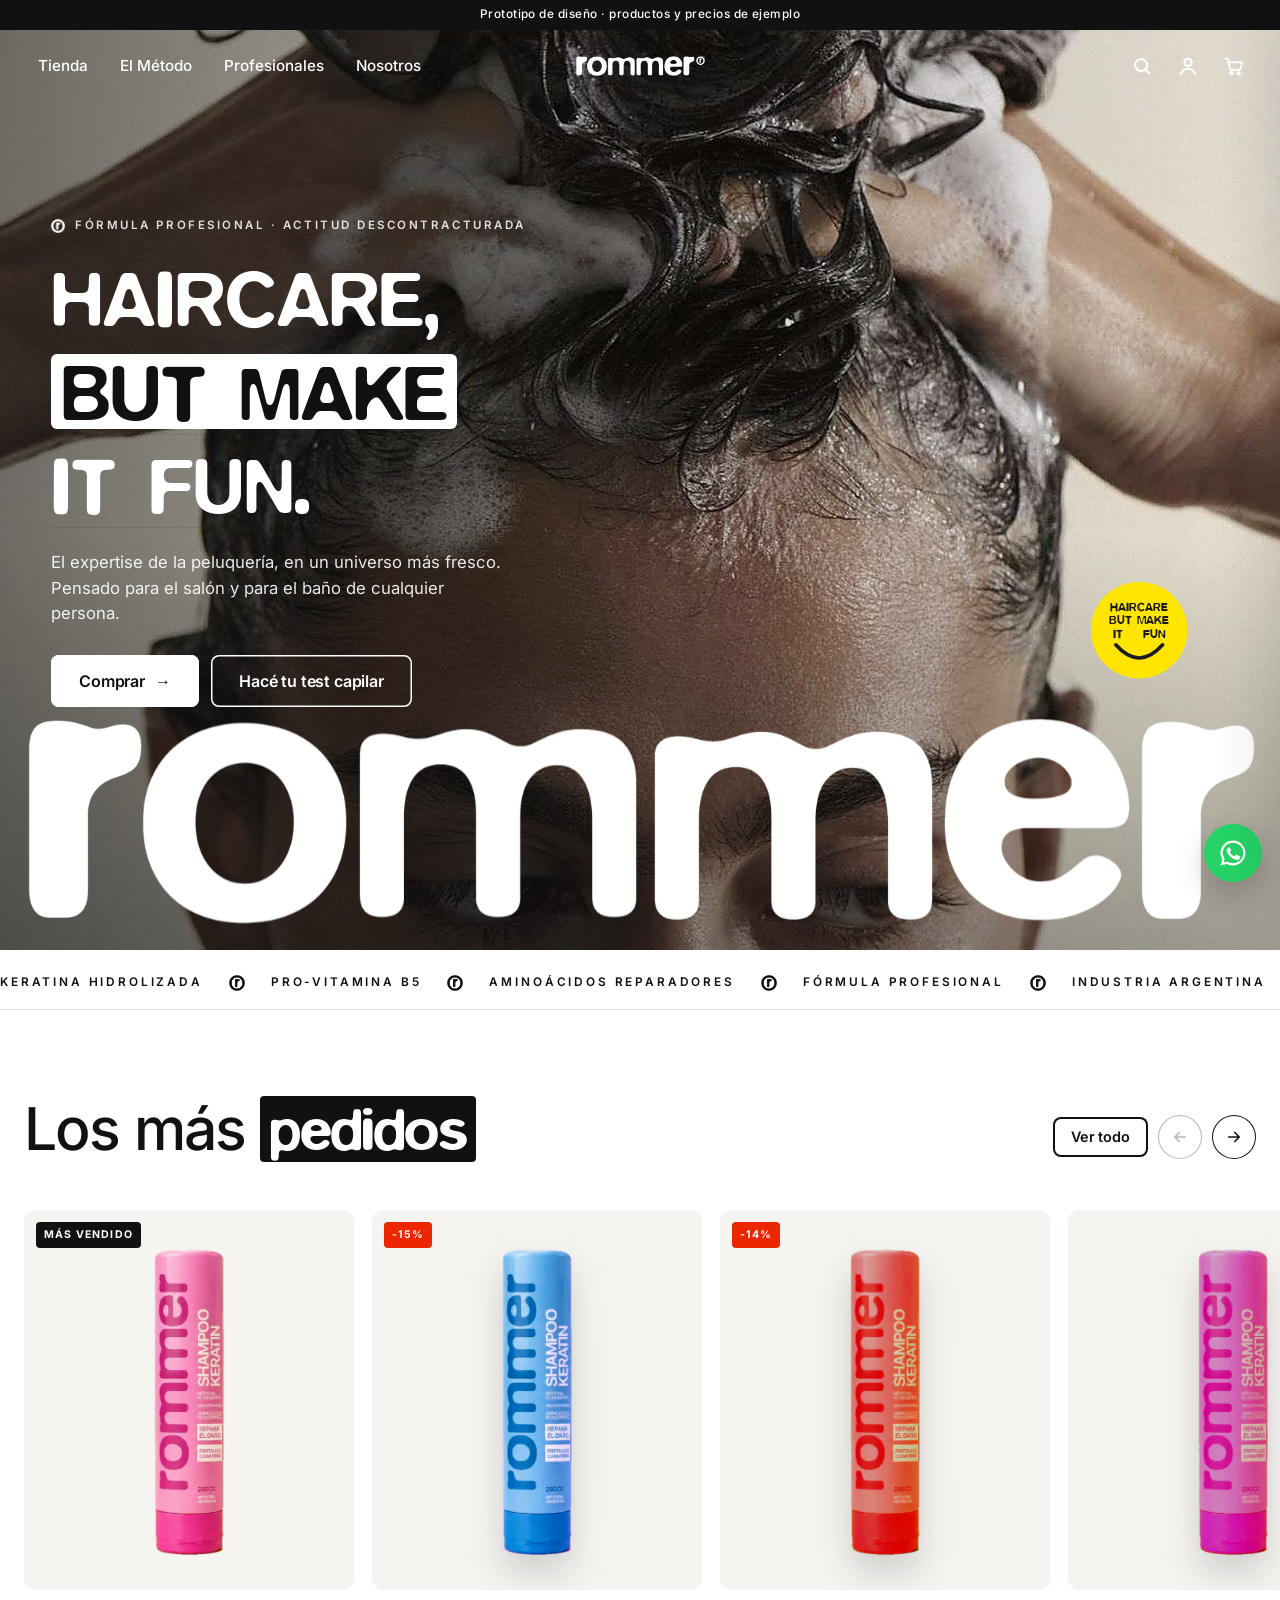
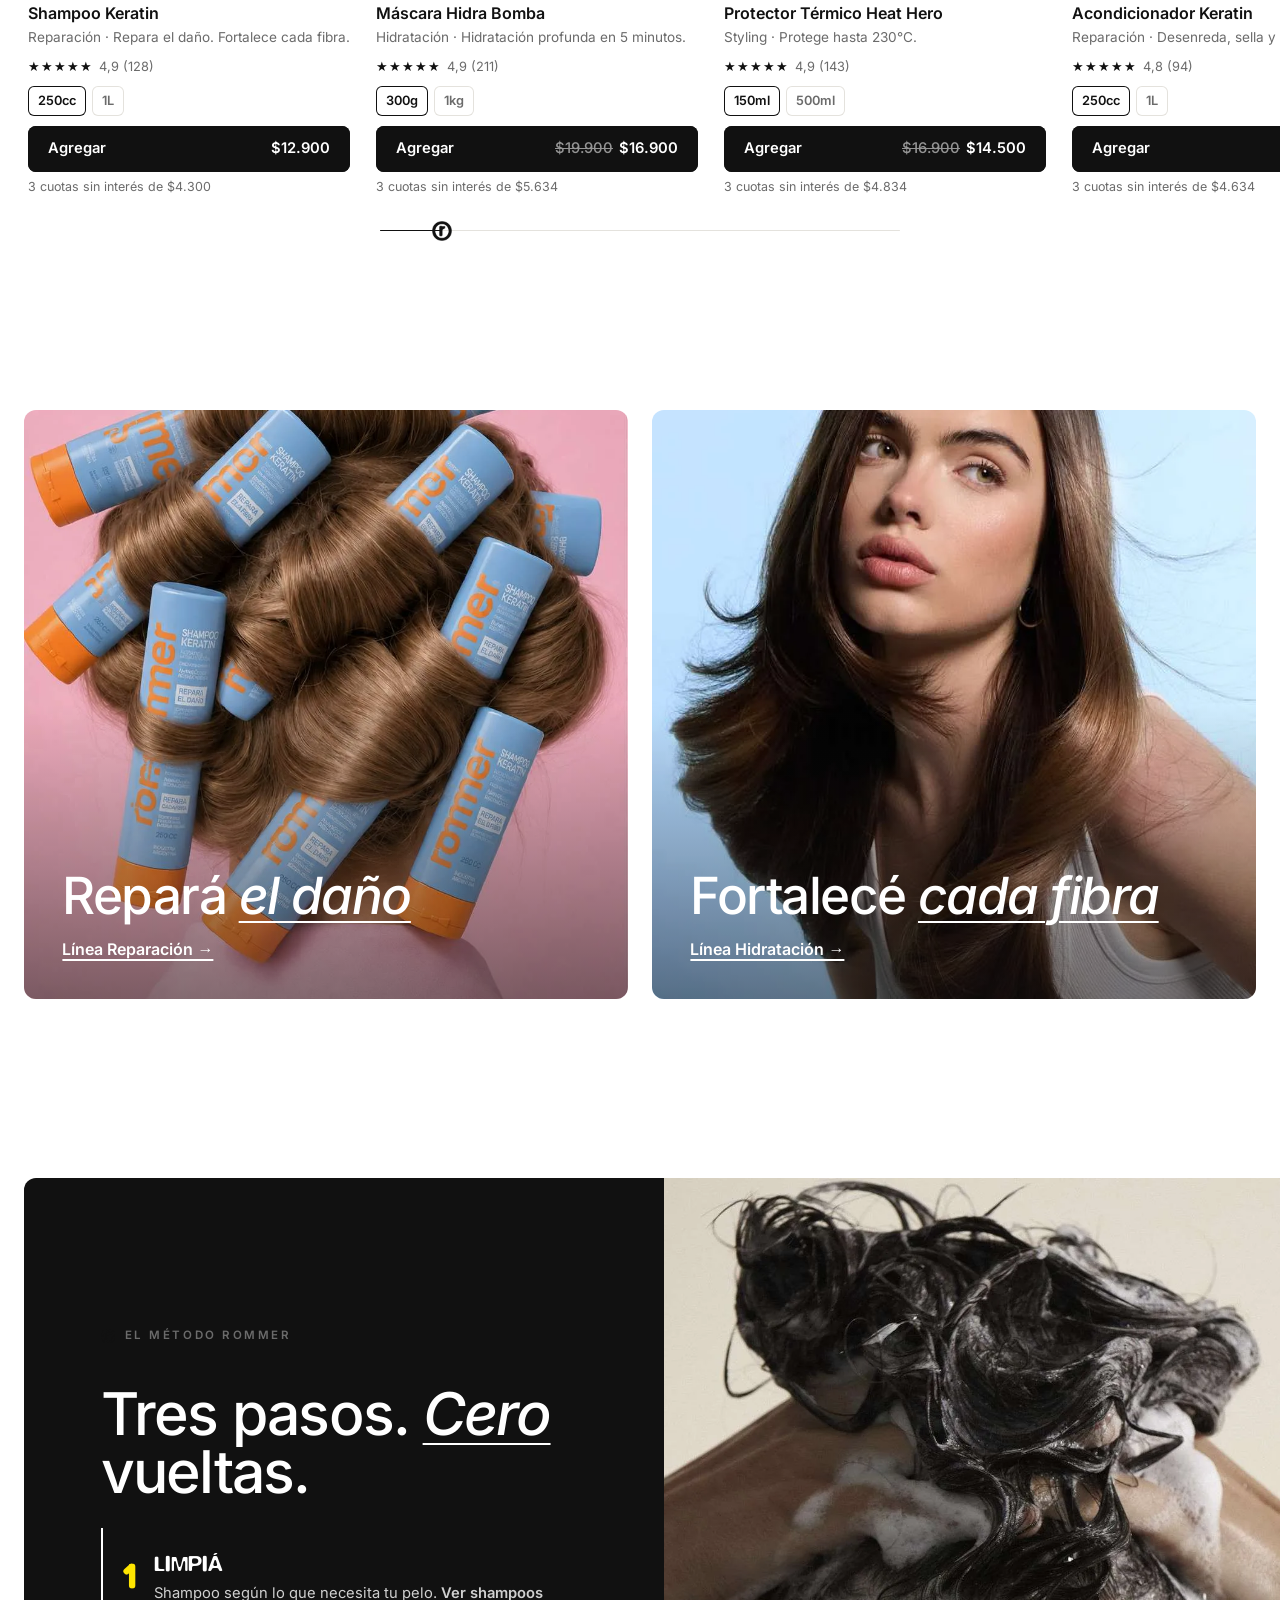
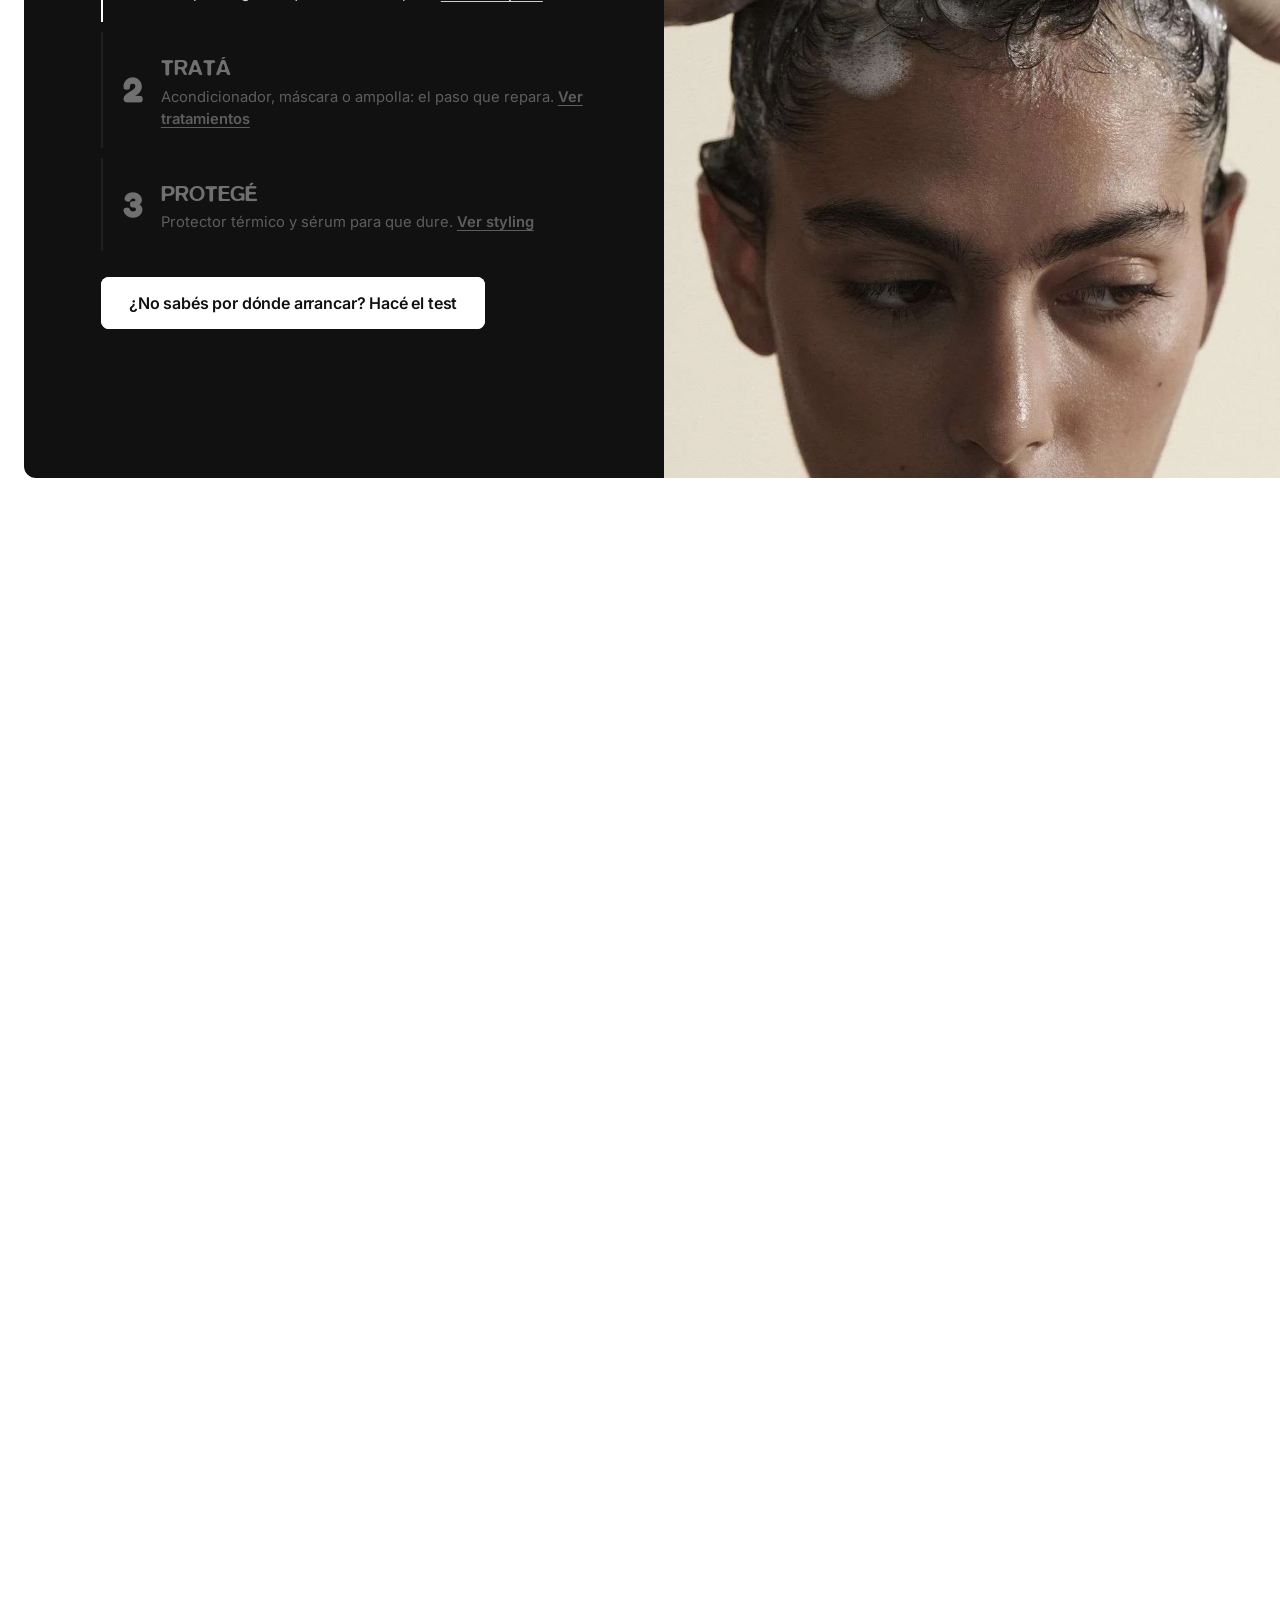
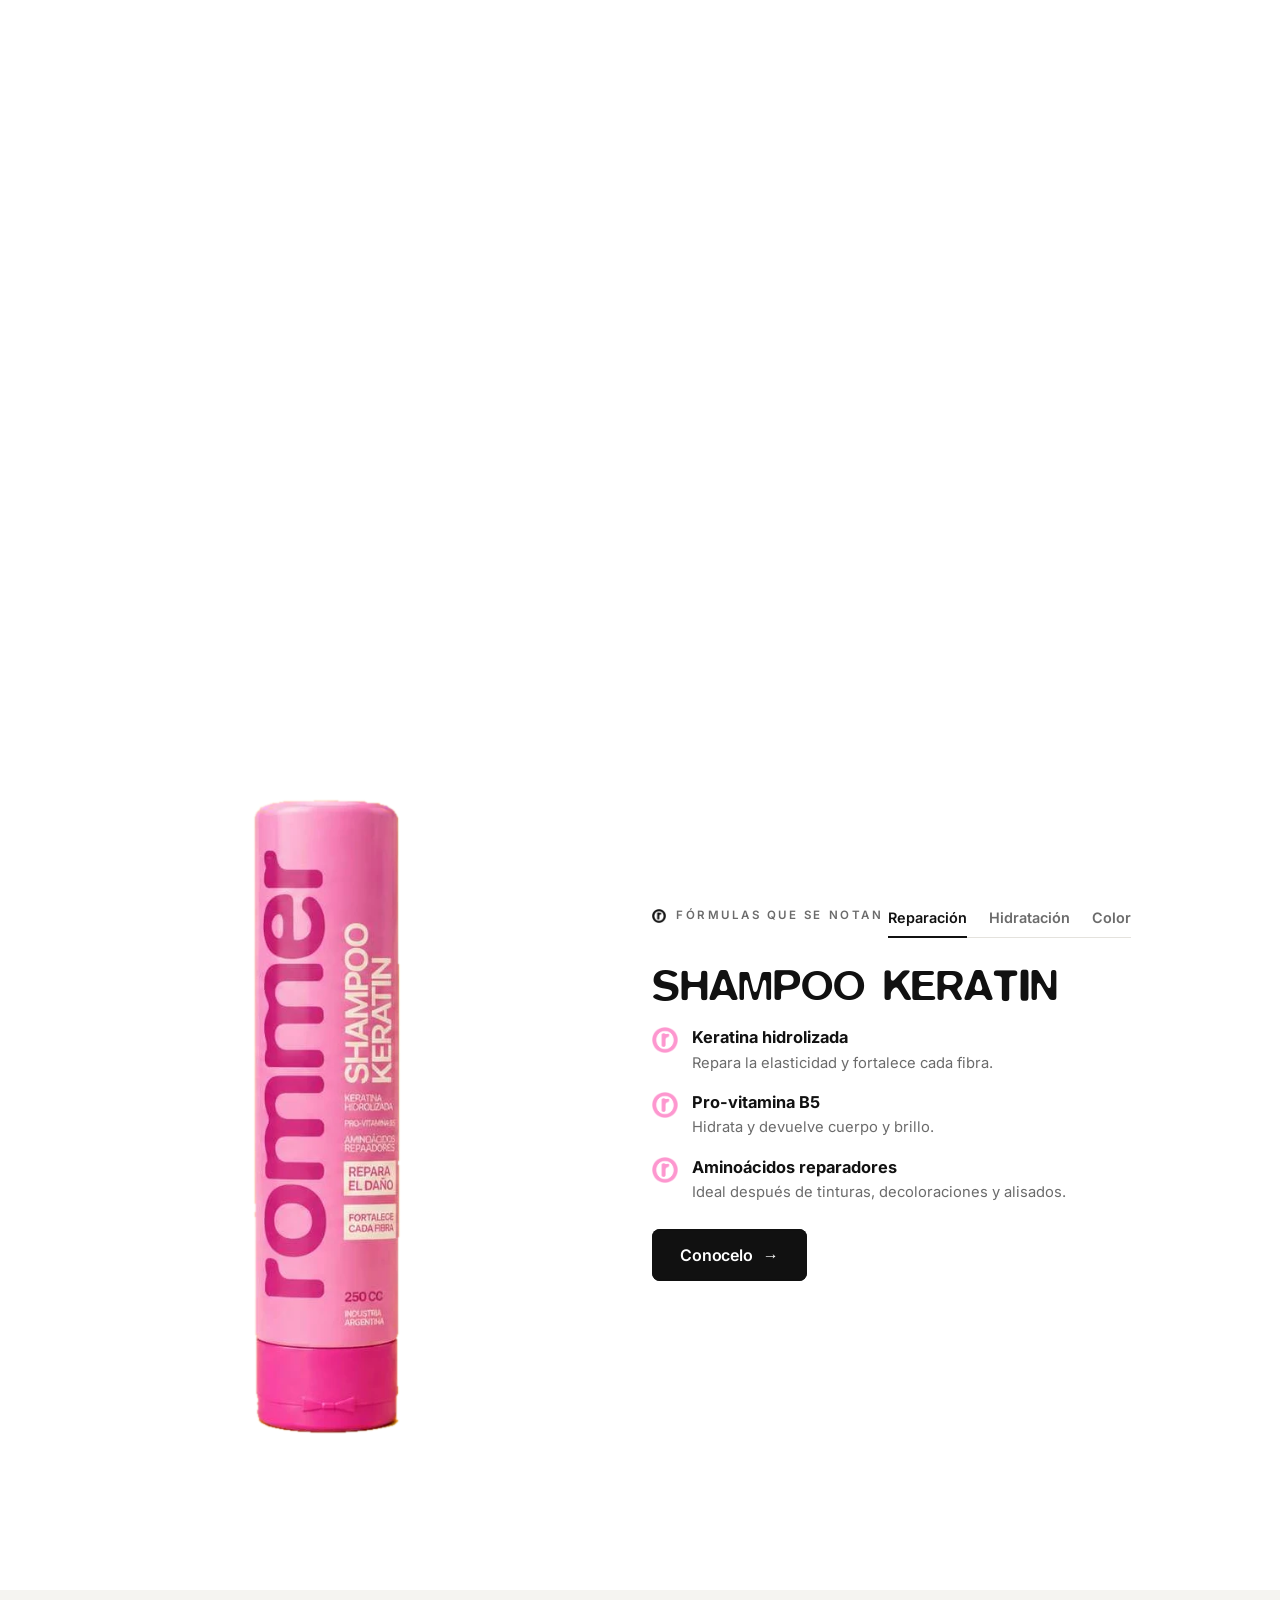
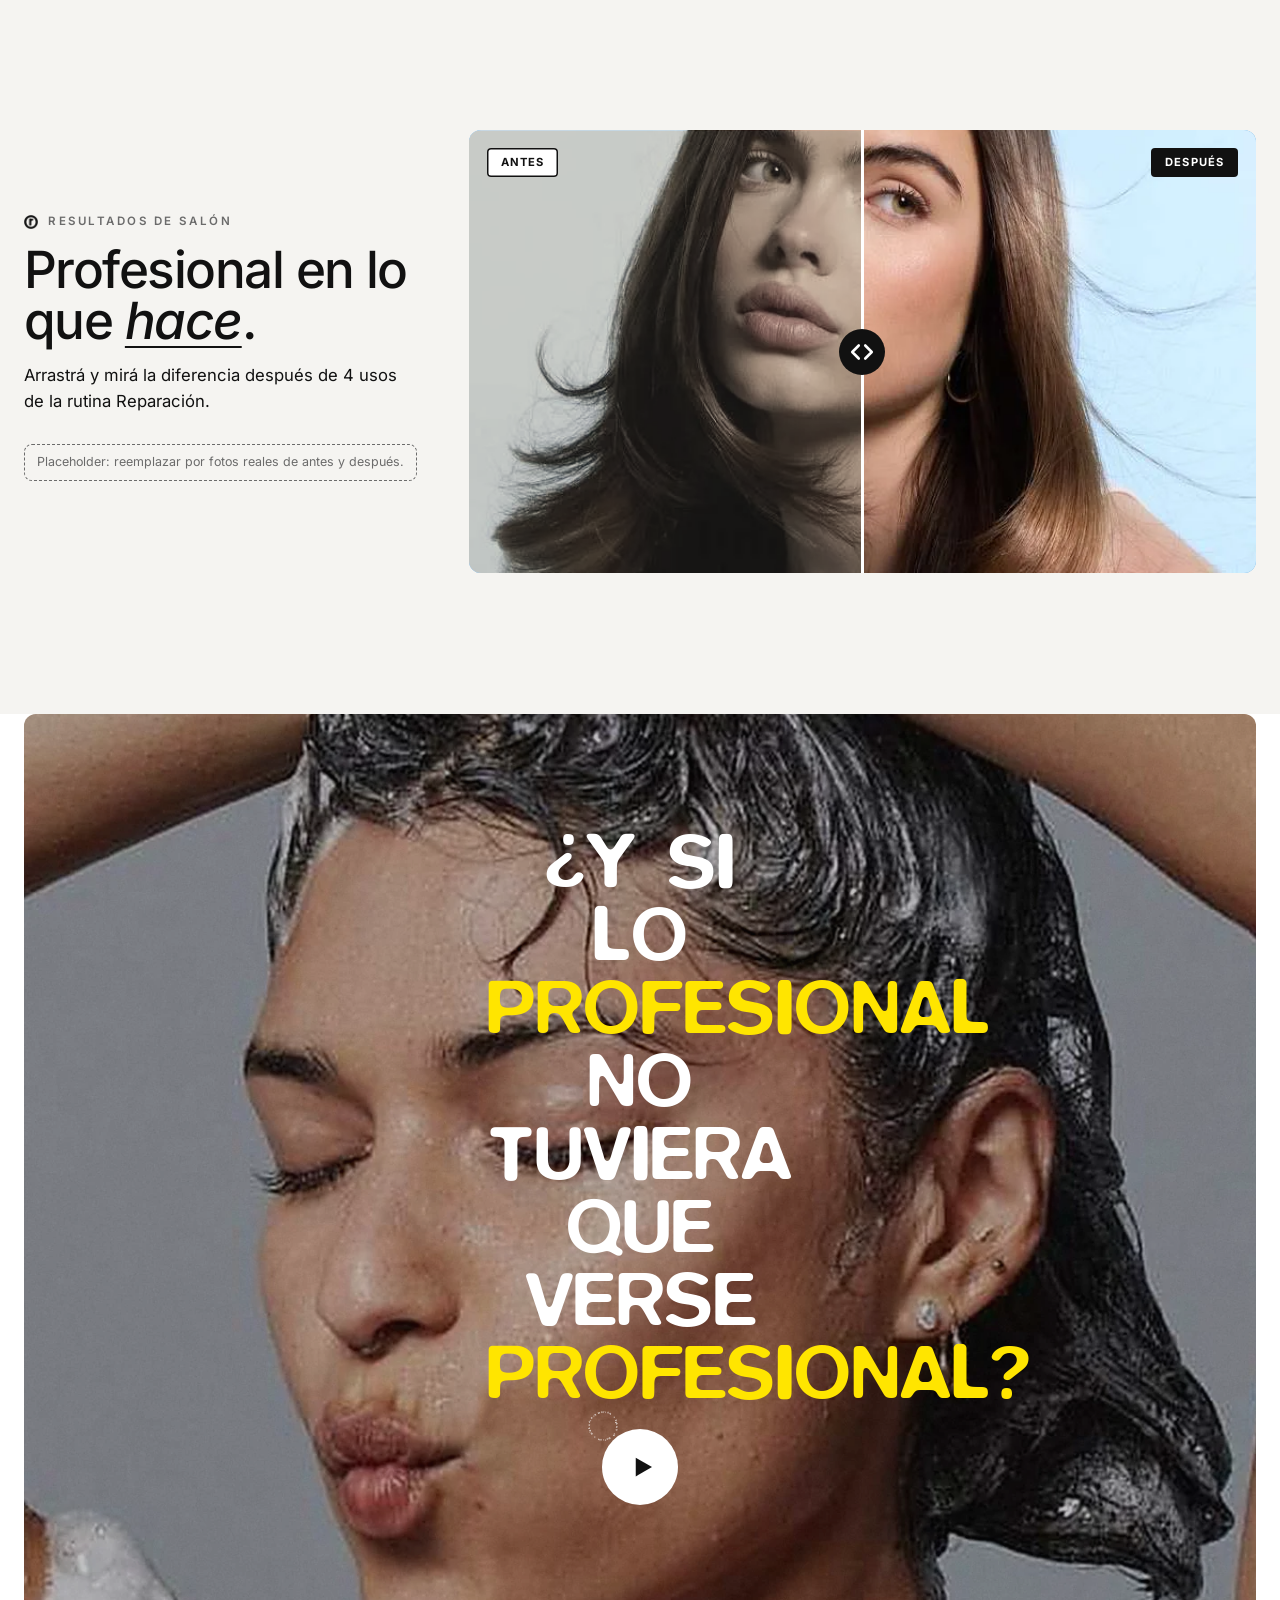
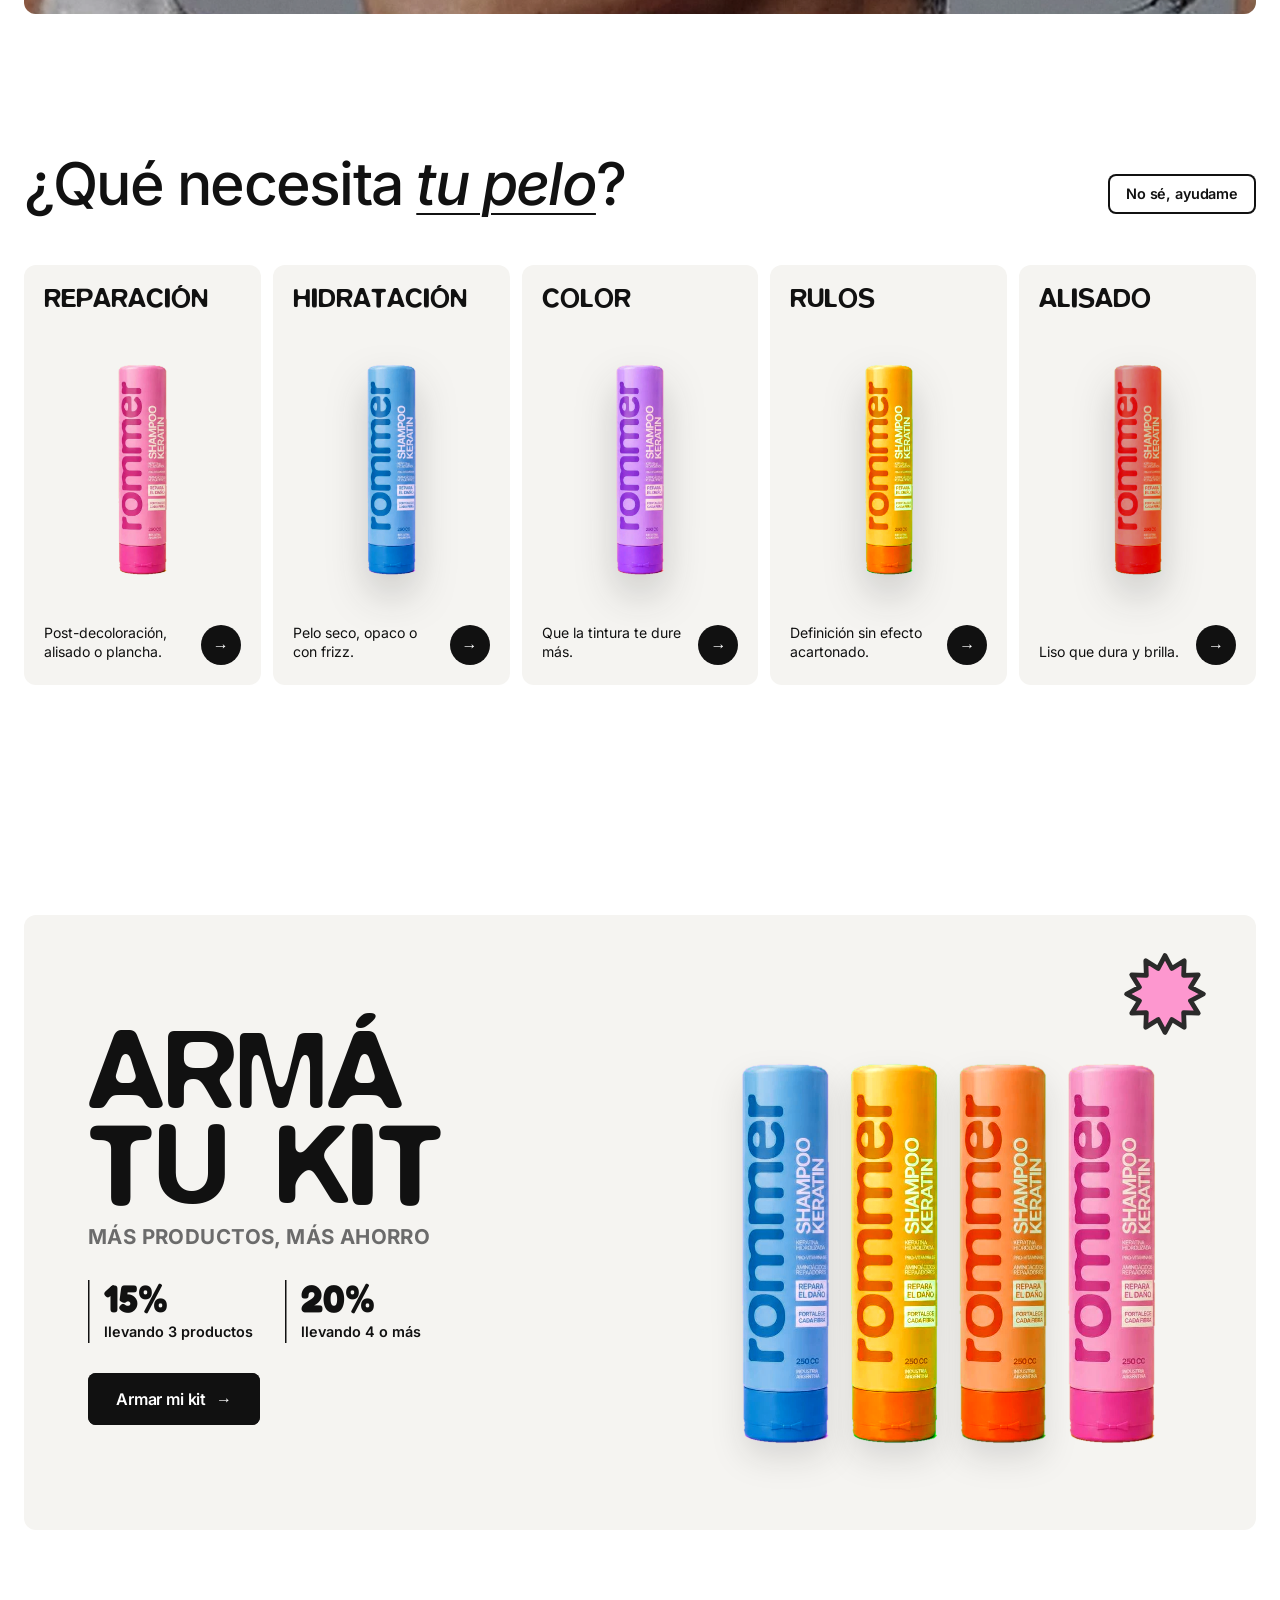
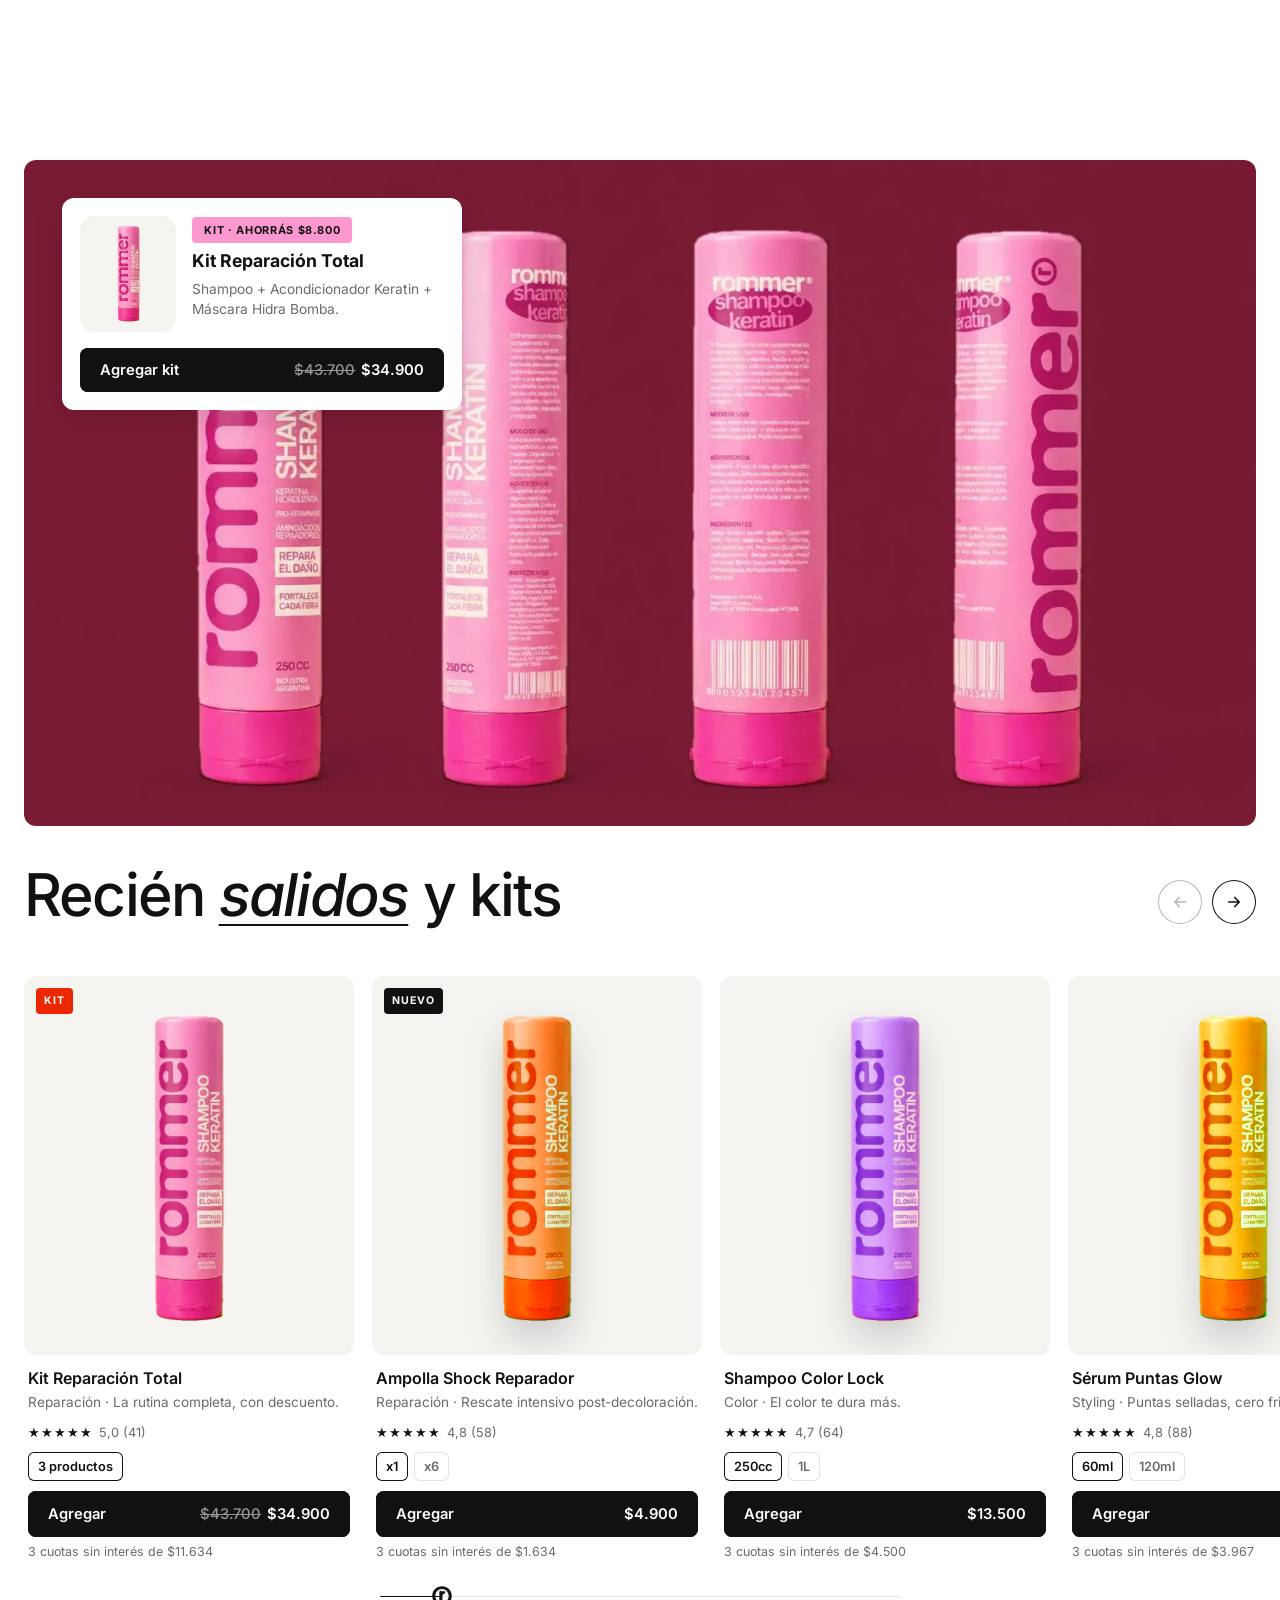
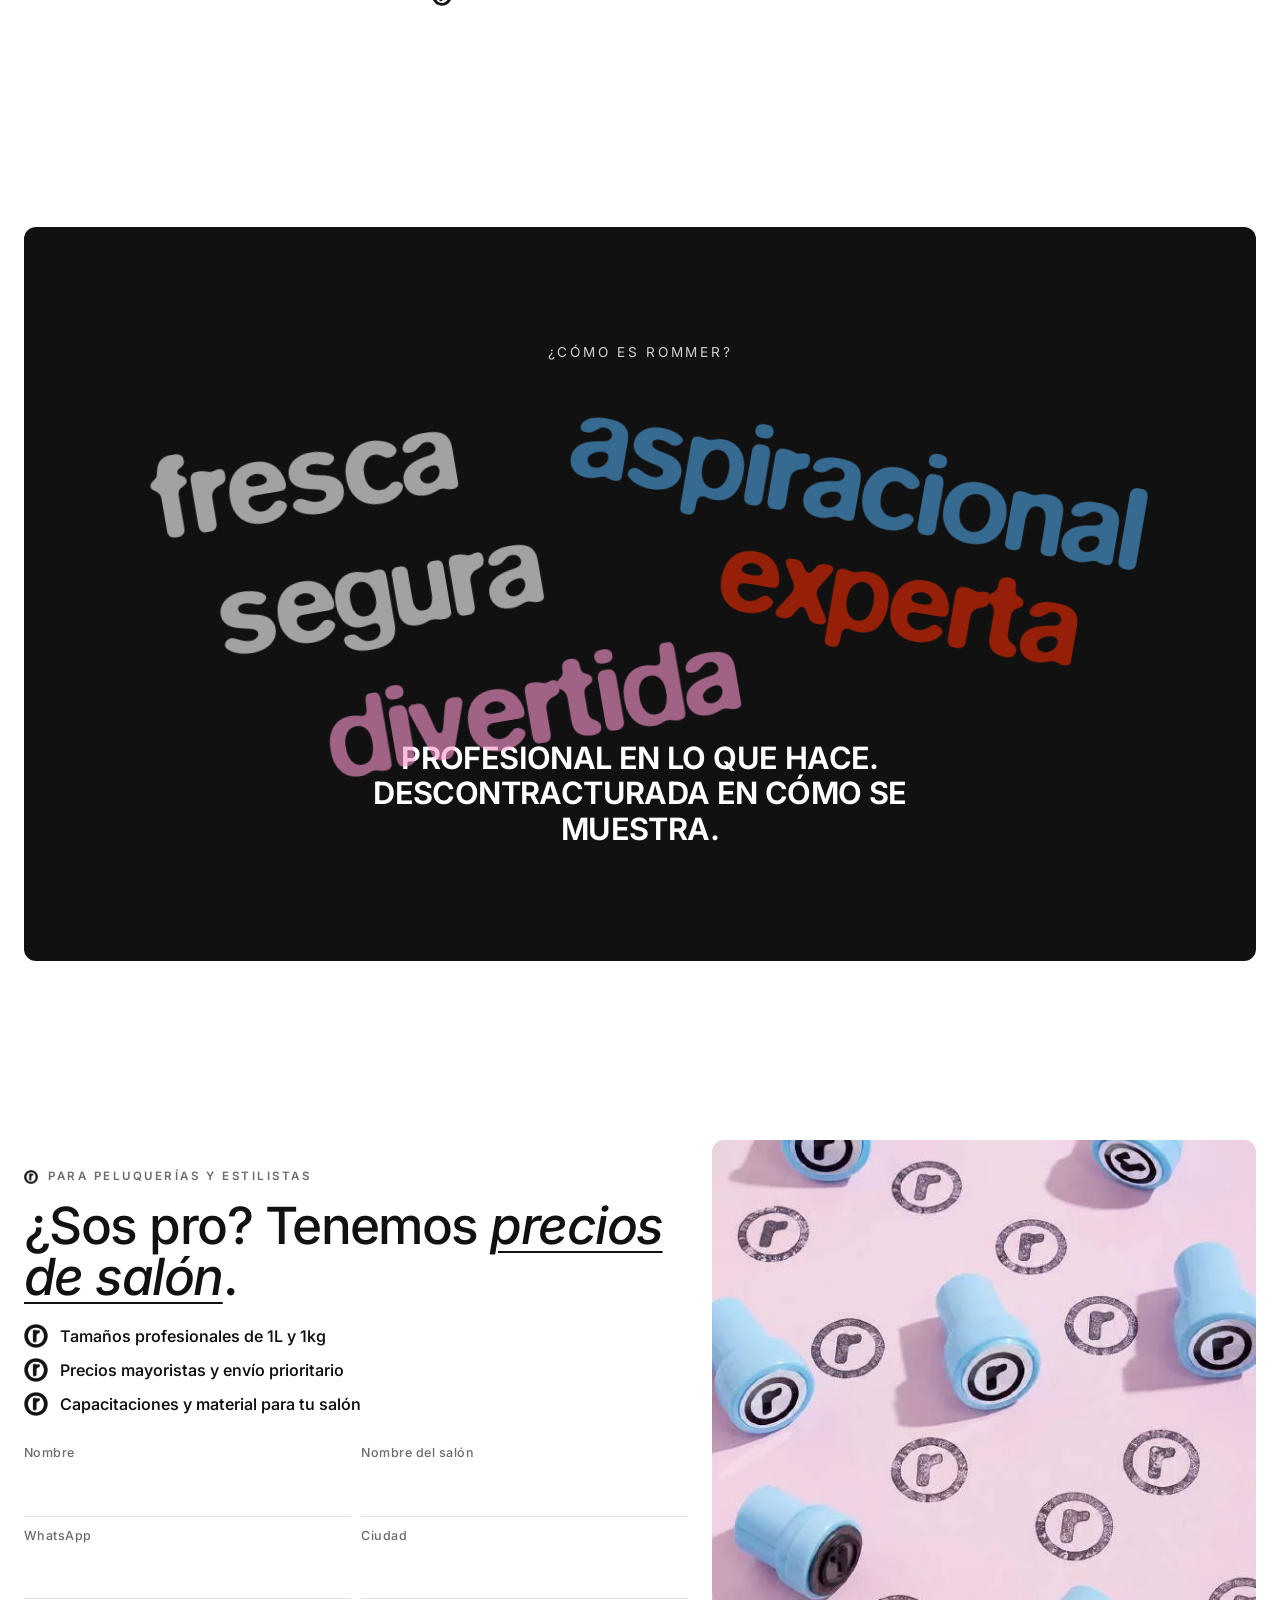
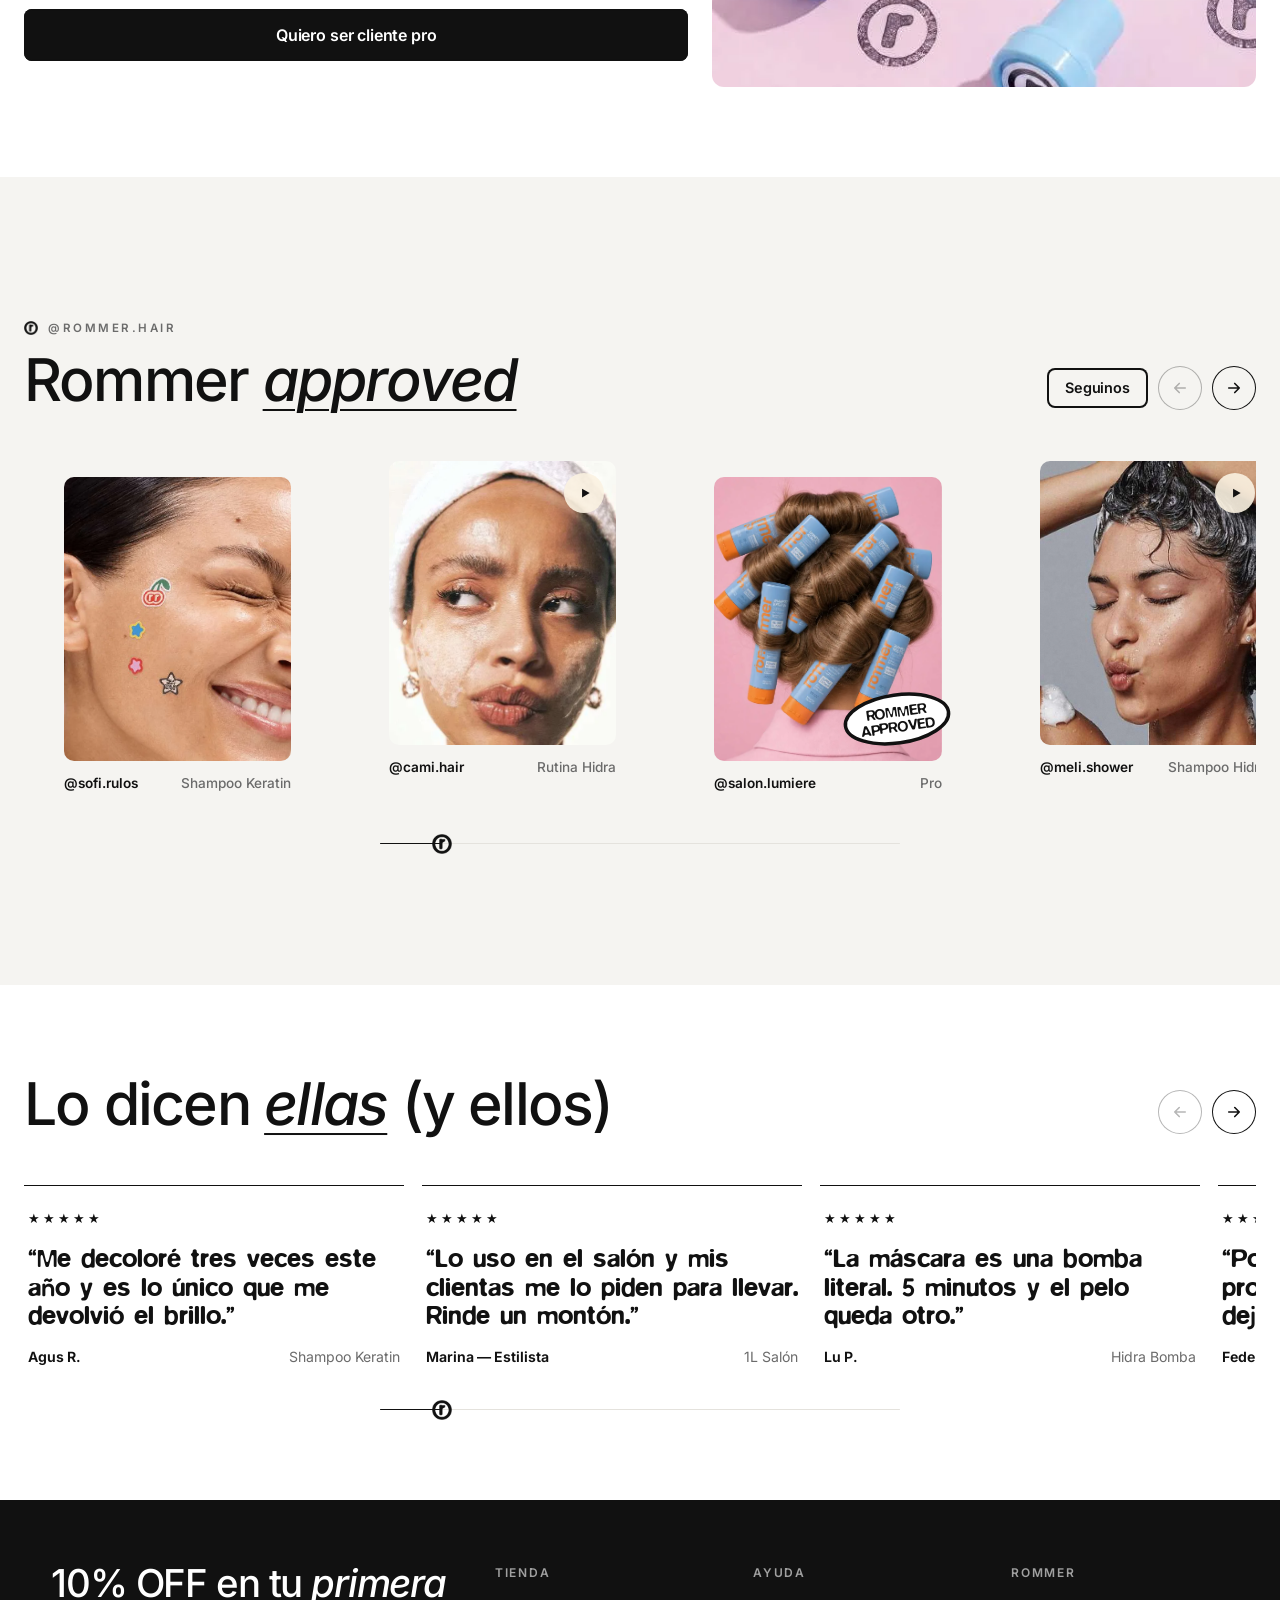
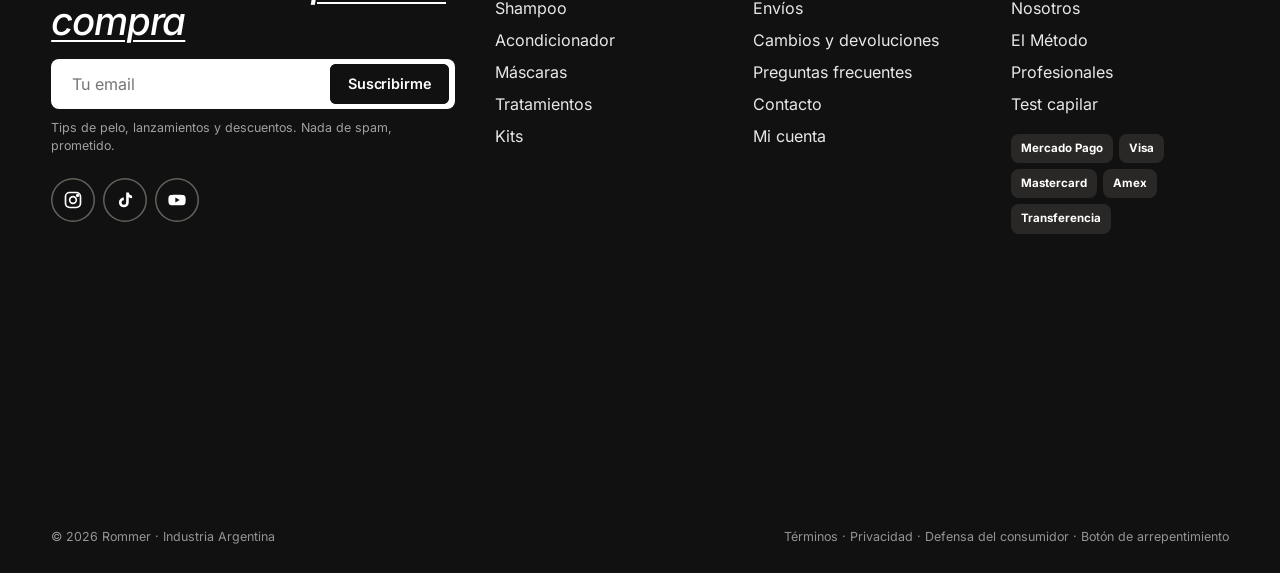
<file: index.html>
<!doctype html>
<html lang="es-AR">
<head>
<meta charset="utf-8">
<meta name="viewport" content="width=device-width, initial-scale=1">
<title>Rommer — Cuidado capilar, pero con onda</title>
<meta name="description" content="Rommer: fórmula profesional, actitud descontracturada. Shampoo, acondicionador, máscaras y tratamientos para usar en casa o en el salón.">
<link rel="preload" href="assets/fonts/blur-medium.woff2" as="font" type="font/woff2" crossorigin>
<link rel="preload" href="assets/fonts/fredoka-latin-standard-normal.woff2" as="font" type="font/woff2" crossorigin>
<link rel="preload" href="assets/fonts/inter-latin-wght-normal.woff2" as="font" type="font/woff2" crossorigin>
<link rel="stylesheet" href="vendor/swiper-bundle.min.css">
<link rel="stylesheet" href="vendor/lenis.css">
<link rel="stylesheet" href="assets/css/rommer.css">
</head>
<body data-page="home">

<!-- Preloader -->
<div class="preloader" aria-hidden="true"><span class="js-wordmark"></span><div class="preloader__bar"><i></i></div></div>

<!-- 1. Barra de anuncio -->
<div class="announce" role="region" aria-label="Novedades">
  <div class="announce__pill">
    <p class="announce__msg">Prototipo de diseño · productos y precios de ejemplo</p>
    <p class="announce__msg">Envío gratis en compras desde $50.000 :)</p>
    <p class="announce__msg">3 cuotas sin interés con todas las tarjetas</p>
    <p class="announce__msg">Armá tu kit: 3 productos 15% OFF · 4 productos 20% OFF</p>
  </div>
</div>

<!-- 2. Header -->
<header class="header">
  <div class="header__bar">
    <nav class="header__nav" aria-label="Principal">
      <button class="js-mega" aria-expanded="false" aria-controls="mega">Tienda</button>
      <a href="#metodo">El Método</a>
      <a href="#profesionales">Profesionales</a>
      <a href="#" class="js-soon" data-soon="La página Nosotros la armamos en la próxima etapa">Nosotros</a>
    </nav>
    <button class="icon-btn burger js-burger" aria-label="Abrir menú"><svg viewBox="0 0 24 24" fill="none" stroke="currentColor" stroke-width="2.2" stroke-linecap="round"><path d="M4 8h16M4 16h11"/></svg></button>
    <a class="header__logo" href="index.html" aria-label="Rommer, inicio"><span class="logo-img"></span></a>
    <div class="header__actions">
      <button class="icon-btn js-search" aria-label="Buscar"><svg viewBox="0 0 24 24" fill="none" stroke="currentColor" stroke-width="2.2" stroke-linecap="round"><circle cx="11" cy="11" r="6.5"/><path d="m20 20-4-4"/></svg></button>
      <a class="icon-btn header__search-desk js-soon" href="#" data-soon="Mi cuenta la conecta WooCommerce en WordPress" aria-label="Mi cuenta"><svg viewBox="0 0 24 24" fill="none" stroke="currentColor" stroke-width="2.2" stroke-linecap="round"><circle cx="12" cy="8" r="4"/><path d="M4 21c1.5-4 4.5-6 8-6s6.5 2 8 6"/></svg></a>
      <button class="icon-btn cart-btn js-open-cart" aria-label="Abrir changuito"><svg viewBox="0 0 24 24" fill="none" stroke="currentColor" stroke-width="2.2" stroke-linecap="round" stroke-linejoin="round"><path d="M3 4h2.2l2.3 11.2a1.5 1.5 0 0 0 1.5 1.2h8.6a1.5 1.5 0 0 0 1.5-1.1L21 8H6.2"/><circle cx="9.5" cy="20" r="1.3"/><circle cx="17" cy="20" r="1.3"/></svg><span class="cart-count">0</span></button>
    </div>
  </div>
  <!-- Mega-menú -->
  <div class="mega" id="mega">
    <div><h4>Por categoría</h4><ul>
      <li><a href="#mas-vendidos">Shampoo</a></li><li><a href="#mas-vendidos">Acondicionador</a></li><li><a href="#mas-vendidos">Máscaras</a></li><li><a href="#mas-vendidos">Tratamientos</a></li><li><a href="#mas-vendidos">Styling</a></li><li><a href="#novedades">Kits <small>ahorrá hasta 20%</small></a></li></ul></div>
    <div><h4>Por necesidad</h4><ul>
      <li><a href="#necesidades">Reparación</a></li><li><a href="#necesidades">Hidratación</a></li><li><a href="#necesidades">Color</a></li><li><a href="#necesidades">Rulos</a></li><li><a href="#necesidades">Alisado</a></li></ul></div>
    <div><h4>El Método Rommer</h4><ul>
      <li><a href="#metodo">1. Limpiá</a></li><li><a href="#metodo">2. Tratá</a></li><li><a href="#metodo">3. Protegé</a></li><li><a href="#" class="js-quiz">Test capilar <small>2 min</small></a></li></ul></div>
    <a class="mega__feature" href="#novedades"><img src="assets/img/campaign-pink.webp" alt="" loading="lazy"><span class="btn btn--cream btn--sm">Kit Reparación Total →</span></a>
  </div>
</header>

<!-- Menú mobile -->
<nav class="mmenu" aria-label="Menú mobile">
  <button class="icon-btn mmenu__close js-close" aria-label="Cerrar menú"><svg viewBox="0 0 24 24" fill="none" stroke="currentColor" stroke-width="2.2" stroke-linecap="round"><path d="M6 6l12 12M18 6 6 18"/></svg></button>
  <a class="big" href="#mas-vendidos">Tienda</a>
  <a class="big" href="#metodo">El Método</a>
  <a class="big" href="#necesidades">Necesidades</a>
  <a class="big" href="#profesionales">Profesionales</a>
  <a class="big js-quiz" href="#">Test capilar</a>
  <div class="mmenu__small"><a href="#">Mi cuenta</a><a href="#">Envíos</a><a href="#">Preguntas frecuentes</a><a href="#">Contacto</a></div>
</nav>

<!-- Buscador -->
<div class="search" role="dialog" aria-label="Buscar productos">
  <div class="search__box">
    <input class="search__input" type="search" placeholder="¿Qué necesita tu pelo?" aria-label="Buscar">
    <div class="search__results"></div>
  </div>
</div>

<main id="top">

  <!-- 3. Hero -->
  <section class="hero" aria-label="Rommer">
    <div class="hero__card">
      <div class="hero__copy">
        <p class="eyebrow"><span class="r-dot"></span>Fórmula profesional · Actitud descontracturada</p>
        <h1 class="display hero__title"><span class="line"><span>Haircare,</span></span><span class="line"><span class="pink">but make</span></span><span class="line"><span>it fun.</span></span></h1>
        <p class="lead">El expertise de la peluquería, en un universo más fresco. Pensado para el salón y para el baño de cualquier persona.</p>
        <div class="hero__ctas">
          <a class="btn btn--cream" href="#mas-vendidos">Comprar <span class="arrow">→</span></a>
          <a class="btn btn--line-light js-quiz" href="#">Hacé tu test capilar</a>
        </div>
      </div>
      <div class="hero__media" data-depth=".25">
        <img src="assets/img/hero-espuma.webp" alt="Manos con espuma de shampoo en el pelo" fetchpriority="high">
      </div>
      <span class="sticker hero__smiley" data-sticker="smiley" data-tone="color"></span>
      <div class="hero__word" aria-hidden="true"><span class="js-wordmark"></span></div>
    </div>
  </section>

  <!-- 4. Marquee de beneficios -->
  <div class="marquee benefits" aria-label="Beneficios" style="--dur:40s">
    <div class="marquee__track">
      <span class="marquee__item">Keratina hidrolizada <span class="r-dot"></span> Pro-vitamina B5 <span class="r-dot"></span> Aminoácidos reparadores <span class="r-dot"></span> Fórmula profesional <span class="r-dot"></span> Industria argentina <span class="r-dot"></span></span>
      <span class="marquee__item" aria-hidden="true">Keratina hidrolizada <span class="r-dot"></span> Pro-vitamina B5 <span class="r-dot"></span> Aminoácidos reparadores <span class="r-dot"></span> Fórmula profesional <span class="r-dot"></span> Industria argentina <span class="r-dot"></span></span>
    </div>
  </div>

  <!-- 5. Carrusel Más vendidos -->
  <section class="section section--tight" id="mas-vendidos" data-carousel-wrap>
    <div class="wrap">
      <div class="section-head reveal">
        <h2 class="mix mix--band">Los más <em>pedidos</em></h2>
        <div class="section-head__side">
          <a class="btn btn--line btn--sm" href="#">Ver todo</a>
          <button class="round-arrow js-prev" aria-label="Anterior"><svg viewBox="0 0 24 24" fill="none" stroke="currentColor" stroke-width="2.2" stroke-linecap="round" stroke-linejoin="round"><path d="M19 12H5M11 6l-6 6 6 6"/></svg></button>
          <button class="round-arrow js-next" aria-label="Siguiente"><svg viewBox="0 0 24 24" fill="none" stroke="currentColor" stroke-width="2.2" stroke-linecap="round" stroke-linejoin="round"><path d="M5 12h14M13 6l6 6-6 6"/></svg></button>
        </div>
      </div>
      <div class="swiper carousel js-carousel" data-products="shampoo-keratin,mascara-hidra-bomba,heat-hero,acondicionador-keratin,serum-glow,ampolla-shock,shampoo-hidra,color-lock">
        <div class="swiper-wrapper"></div>
      </div>
      <div class="r-progress" aria-hidden="true"><div class="r-progress__fill"></div><div class="r-progress__knob"><span class="r-dot"></span></div></div>
    </div>
  </section>

  <!-- 6. Banners 50/50 -->
  <section class="section section--tight">
    <div class="wrap duo">
      <a class="duo__card reveal" href="producto.html#shampoo-keratin">
        <img src="assets/img/campaign-pink.webp" alt="Cabeza con ruleros hechos con envases de Rommer sobre fondo rosa" loading="lazy">
        <div class="duo__body"><p class="mix">Repará <em>el daño</em></p><span class="u-link">Línea Reparación →</span></div>
      </a>
      <a class="duo__card reveal" href="producto.html#mascara-hidra-bomba">
        <img src="assets/img/campaign-blue.webp" alt="Chica con pelo largo en movimiento sobre fondo celeste" loading="lazy">
        <div class="duo__body"><p class="mix">Fortalecé <em>cada fibra</em></p><span class="u-link">Línea Hidratación →</span></div>
      </a>
    </div>
  </section>

  <!-- 7. El Método Rommer -->
  <section class="section section--tight" id="metodo">
    <div class="method">
      <div class="method__inner">
        <div class="method__left">
          <p class="eyebrow"><span class="r-dot"></span>El Método Rommer</p>
          <h2 class="mix">Tres pasos. <em>Cero</em> vueltas.</h2>
          <div class="steps">
            <div class="step" style="--c:#FFE500"><span class="step__n">1</span><div><h3>Limpiá</h3><p>Shampoo según lo que necesita tu pelo. <a href="producto.html#shampoo-keratin">Ver shampoos</a></p></div></div>
            <div class="step" style="--c:#FD97CF"><span class="step__n">2</span><div><h3>Tratá</h3><p>Acondicionador, máscara o ampolla: el paso que repara. <a href="producto.html#mascara-hidra-bomba">Ver tratamientos</a></p></div></div>
            <div class="step" style="--c:#FF931E"><span class="step__n">3</span><div><h3>Protegé</h3><p>Protector térmico y sérum para que dure. <a href="producto.html#heat-hero">Ver styling</a></p></div></div>
          </div>
          <div><a class="btn btn--yellow js-quiz" href="#">¿No sabés por dónde arrancar? Hacé el test</a></div>
        </div>
        <div class="method__right">
          <img class="method__img" src="assets/img/foam-hands.webp" alt="Manos con espuma de shampoo" loading="lazy">
          <img class="method__img" src="assets/img/towel-face.webp" alt="Chica con toalla en la cabeza" loading="lazy">
          <img class="method__img" src="assets/img/hair-comb.webp" alt="Peine celeste en pelo cobrizo" loading="lazy">
        </div>
      </div>
    </div>
  </section>

  <!-- 8. Producto estrella con pestañas -->
  <section class="section star-prod" style="--tabc:#FD97CF">
    <div class="star-prod__bg" aria-hidden="true"><img src="assets/img/foam-hands.webp" alt="" loading="lazy"></div>
    <div class="wrap star-prod__grid">
      <div class="star-prod__bottle" style="--tint:none" aria-hidden="true">
        <img class="is-active" src="assets/img/bottle-0.webp" alt="" loading="lazy">
        <img src="assets/img/bottle-1.webp" alt="" loading="lazy">
        <img src="assets/img/bottle-2.webp" alt="" loading="lazy">
        <img src="assets/img/bottle-3.webp" alt="" loading="lazy">
      </div>
      <div class="tabs-card reveal" data-tabs>
        <p class="eyebrow"><span class="r-dot"></span>Fórmulas que se notan</p>
        <div class="tabs" role="tablist" aria-label="Líneas">
          <button role="tab" id="t1" aria-controls="p1" aria-selected="true" data-c="pink" data-t="pink">Reparación</button>
          <button role="tab" id="t2" aria-controls="p2" aria-selected="false" data-c="sky" data-t="sky">Hidratación</button>
          <button role="tab" id="t3" aria-controls="p3" aria-selected="false" data-c="yellow" data-t="violet">Color</button>
        </div>
        <div class="tab-panel" role="tabpanel" id="p1" aria-labelledby="t1">
          <h3 class="display h-md">Shampoo Keratin</h3>
          <ul class="actives">
            <li><span class="r-dot"></span><div><strong>Keratina hidrolizada</strong><span>Repara la elasticidad y fortalece cada fibra.</span></div></li>
            <li><span class="r-dot"></span><div><strong>Pro-vitamina B5</strong><span>Hidrata y devuelve cuerpo y brillo.</span></div></li>
            <li><span class="r-dot"></span><div><strong>Aminoácidos reparadores</strong><span>Ideal después de tinturas, decoloraciones y alisados.</span></div></li>
          </ul>
          <a class="btn btn--ink" href="producto.html#shampoo-keratin">Conocelo <span class="arrow">→</span></a>
        </div>
        <div class="tab-panel" role="tabpanel" id="p2" aria-labelledby="t2" hidden>
          <h3 class="display h-md">Máscara Hidra Bomba</h3>
          <ul class="actives">
            <li><span class="r-dot"></span><div><strong>Ácido hialurónico</strong><span>Retiene la humedad dentro de la fibra.</span></div></li>
            <li><span class="r-dot"></span><div><strong>Manteca de karité</strong><span>Nutre sin apelmazar.</span></div></li>
            <li><span class="r-dot"></span><div><strong>Pantenol</strong><span>Suavidad y brillo desde el primer uso.</span></div></li>
          </ul>
          <a class="btn btn--ink" href="producto.html#mascara-hidra-bomba">Conocela <span class="arrow">→</span></a>
        </div>
        <div class="tab-panel" role="tabpanel" id="p3" aria-labelledby="t3" hidden>
          <h3 class="display h-md">Shampoo Color Lock</h3>
          <ul class="actives">
            <li><span class="r-dot"></span><div><strong>Filtro UV</strong><span>Protege el color del sol.</span></div></li>
            <li><span class="r-dot"></span><div><strong>pH ácido</strong><span>Sella la cutícula para que el color no se vaya.</span></div></li>
            <li><span class="r-dot"></span><div><strong>Aminoácidos</strong><span>Fortalece el pelo procesado.</span></div></li>
          </ul>
          <a class="btn btn--ink" href="producto.html#color-lock">Conocelo <span class="arrow">→</span></a>
        </div>
      </div>
    </div>
  </section>

  <!-- 9. Antes / después -->
  <section class="section band-gray">
    <div class="wrap ba-grid">
      <div class="reveal">
        <p class="eyebrow"><span class="r-dot"></span>Resultados de salón</p>
        <h2 class="mix" style="font-size:clamp(2rem,4vw,3.6rem)">Profesional en lo que <em>hace</em>.</h2>
        <p class="lead">Arrastrá y mirá la diferencia después de 4 usos de la rutina Reparación.</p>
        <p class="placeholder-note">Placeholder: reemplazar por fotos reales de antes y después.</p>
      </div>
      <div class="ba reveal" tabindex="0" role="slider" aria-label="Comparar antes y después" aria-valuemin="0" aria-valuemax="100" aria-valuenow="50">
        <img src="assets/img/campaign-blue.webp" alt="Después">
        <div class="ba__before" style="position:absolute;inset:0"><img src="assets/img/campaign-blue.webp" alt="Antes"></div>
        <span class="ba__label ba__label--a">Antes</span><span class="ba__label ba__label--b">Después</span>
        <div class="ba__line"></div>
        <div class="ba__handle" aria-hidden="true"><svg width="26" height="26" viewBox="0 0 24 24" fill="none" stroke="#FFFFFF" stroke-width="2.4" stroke-linecap="round" stroke-linejoin="round"><path d="M9 6l-6 6 6 6M15 6l6 6-6 6"/></svg></div>
      </div>
    </div>
  </section>

  <!-- 10. Video full-bleed -->
  <section class="film" aria-label="Video de campaña">
    <div class="film__media"><img src="assets/img/foam-kiss.webp" alt="" loading="lazy"></div>
    <div class="film__copy">
      <h2 class="display"><span class="w">¿Y</span> <span class="w">si</span> <span class="w">lo</span> <span class="w y">profesional</span> <span class="w">no</span> <span class="w">tuviera</span> <span class="w">que</span> <span class="w">verse</span> <span class="w y">profesional?</span></h2>
      <button class="play js-soon" data-soon="Acá va el video de campaña (placeholder)" aria-label="Ver video">
        <svg class="play__ring" viewBox="0 0 128 128" aria-hidden="true"><defs><path id="ring" d="M64 64m-56 0a56 56 0 1 1 112 0a56 56 0 1 1-112 0"/></defs><text><textPath href="#ring">Hair in motion ✦ Brand in motion ✦ Mirá el video ✦</textPath></text></svg>
        <svg viewBox="0 0 24 24" fill="currentColor"><path d="M7 4.5v15l13-7.5z"/></svg>
      </button>
    </div>
  </section>

  <!-- 11. Comprar por necesidad -->
  <section class="section needs-sec" id="necesidades">
    <div class="wrap">
      <div class="section-head reveal"><h2 class="mix">¿Qué necesita <em>tu pelo</em>?</h2><a class="btn btn--line btn--sm js-quiz" href="#">No sé, ayudame</a></div>
      <div class="needs">
        <a class="need" href="producto.html#shampoo-keratin" style="--c:#FD97CF;--tint:none"><h3>Repa&shy;ración</h3><img src="assets/img/bottle-0.webp" alt="" loading="lazy"><p>Post-decoloración, alisado o plancha.</p><span class="go">→</span></a>
        <a class="need" href="producto.html#mascara-hidra-bomba" style="--c:#4EA3E2;--tint:hue-rotate(-118deg) saturate(1.05)"><h3>Hidra&shy;tación</h3><img src="assets/img/bottle-0.webp" alt="" loading="lazy"><p>Pelo seco, opaco o con frizz.</p><span class="go">→</span></a>
        <a class="need" href="producto.html#color-lock" style="--c:#FFE500;--tint:hue-rotate(-48deg) saturate(1.1)"><h3>Color</h3><img src="assets/img/bottle-0.webp" alt="" loading="lazy"><p>Que la tintura te dure más.</p><span class="go">→</span></a>
        <a class="need" href="producto.html#serum-glow" style="--c:#FF931E;--tint:hue-rotate(80deg) saturate(1.9) brightness(1.18)"><h3>Rulos</h3><img src="assets/img/bottle-0.webp" alt="" loading="lazy"><p>Definición sin efecto acartonado.</p><span class="go">→</span></a>
        <a class="need" href="producto.html#heat-hero" style="--c:#CC3888;--tint:hue-rotate(32deg) saturate(2) brightness(.86)"><h3>Alisado</h3><img src="assets/img/bottle-0.webp" alt="" loading="lazy"><p>Liso que dura y brilla.</p><span class="go">→</span></a>
      </div>
    </div>
  </section>

  <!-- 12. Banner Armá tu kit -->
  <section class="section section--tight">
    <div class="kit">
      <div class="kit__grid">
        <div>
          <p class="kit__word">Armá<br>tu kit</p>
          <span class="kit__band">Más productos, más ahorro</span>
          <div class="kit__tiers">
            <div class="tier"><b>15%</b><span>llevando 3 productos</span></div>
            <div class="tier"><b>20%</b><span>llevando 4 o más</span></div>
          </div>
          <a class="btn btn--yellow js-soon" href="#" data-soon="La página “Armá tu kit” la construimos en la próxima etapa. El descuento ya funciona en el changuito :)">Armar mi kit <span class="arrow">→</span></a>
        </div>
        <div class="kit__fan" aria-hidden="true">
          <img src="assets/img/bottle-0.webp" alt="" style="--tint:hue-rotate(-118deg) saturate(1.05)">
          <img src="assets/img/bottle-0.webp" alt="" style="--tint:hue-rotate(80deg) saturate(1.9) brightness(1.18)">
          <img src="assets/img/bottle-0.webp" alt="" style="--tint:hue-rotate(58deg) saturate(1.5)">
          <img src="assets/img/bottle-0.webp" alt="" style="--tint:none">
        </div>
      </div>
      <span class="sticker kit__burst" data-sticker="burst" data-tone="color"></span>
    </div>
  </section>

  <!-- 13. Segundo carrusel: novedades y kits -->
  <section class="section" id="novedades" data-carousel-wrap>
    <div class="wrap">
      <div class="spot reveal">
        <img src="assets/img/packaging-4-bordo.webp" alt="Cuatro envases de Shampoo Keratin sobre fondo bordó" loading="lazy">
        <div class="spot__card"></div>
      </div>
      <div class="section-head reveal">
        <h2 class="mix">Recién <em>salidos</em> y kits</h2>
        <div class="section-head__side"><button class="round-arrow js-prev" aria-label="Anterior"><svg viewBox="0 0 24 24" fill="none" stroke="currentColor" stroke-width="2.2" stroke-linecap="round" stroke-linejoin="round"><path d="M19 12H5M11 6l-6 6 6 6"/></svg></button><button class="round-arrow js-next" aria-label="Siguiente"><svg viewBox="0 0 24 24" fill="none" stroke="currentColor" stroke-width="2.2" stroke-linecap="round" stroke-linejoin="round"><path d="M5 12h14M13 6l6 6-6 6"/></svg></button></div>
      </div>
      <div class="swiper carousel js-carousel" data-products="kit-reparacion-total,ampolla-shock,color-lock,serum-glow,shampoo-hidra,heat-hero">
        <div class="swiper-wrapper"></div>
      </div>
      <div class="r-progress" aria-hidden="true"><div class="r-progress__fill"></div><div class="r-progress__knob"><span class="r-dot"></span></div></div>
    </div>
  </section>

  <!-- 14. Manifiesto -->
  <section class="section section--tight">
    <div class="manifesto">
      <p class="manifesto__q">¿Cómo es Rommer?</p>
      <div class="cloud" aria-label="Fresca, aspiracional, segura, experta, divertida">
        <span style="color:#FFFFFF">fresca</span>
        <span style="color:#4EA3E2">aspiracional</span>
        <span style="color:#FFFFFF">segura</span>
        <span style="color:#EB2600">experta</span>
        <span style="color:#FD97CF">divertida</span>
      </div>
      <p class="manifesto__line">Profesional en lo que hace.<br>Descontracturada en cómo se muestra.</p>
    </div>
  </section>

  <!-- 15. Profesionales -->
  <section class="section section--tight" id="profesionales">
    <div class="wrap pro">
      <div class="pro__panel reveal">
        <p class="eyebrow"><span class="r-dot"></span>Para peluquerías y estilistas</p>
        <h2 class="mix">¿Sos pro? Tenemos <em>precios de salón</em>.</h2>
        <ul class="pro__list">
          <li><span class="r-dot"></span>Tamaños profesionales de 1L y 1kg</li>
          <li><span class="r-dot"></span>Precios mayoristas y envío prioritario</li>
          <li><span class="r-dot"></span>Capacitaciones y material para tu salón</li>
        </ul>
        <form class="form" data-demo="¡Gracias! Te escribimos por WhatsApp en menos de 24 h :)">
          <div class="field"><label for="f1">Nombre</label><input id="f1" required autocomplete="name"></div>
          <div class="field"><label for="f2">Nombre del salón</label><input id="f2" required></div>
          <div class="field"><label for="f3">WhatsApp</label><input id="f3" type="tel" required autocomplete="tel"></div>
          <div class="field"><label for="f4">Ciudad</label><input id="f4" required></div>
          <div class="field field--full"><button class="btn btn--ink btn--block" type="submit">Quiero ser cliente pro</button></div>
        </form>
      </div>
      <div class="pro__media reveal">
        <img src="assets/img/stamps-lilac.webp" alt="Sellos con la r de Rommer sobre fondo lila" loading="lazy">
      </div>
    </div>
  </section>

  <!-- 16. Rommer Approved (UGC) -->
  <section class="section band-gray" data-carousel-wrap>
    <div class="wrap">
      <div class="section-head reveal">
        <div><p class="eyebrow"><span class="r-dot"></span>@rommer.hair</p><h2 class="mix">Rommer <em>approved</em></h2></div>
        <div class="section-head__side"><a class="btn btn--line btn--sm" href="#">Seguinos</a><button class="round-arrow js-prev" aria-label="Anterior"><svg viewBox="0 0 24 24" fill="none" stroke="currentColor" stroke-width="2.2" stroke-linecap="round" stroke-linejoin="round"><path d="M19 12H5M11 6l-6 6 6 6"/></svg></button><button class="round-arrow js-next" aria-label="Siguiente"><svg viewBox="0 0 24 24" fill="none" stroke="currentColor" stroke-width="2.2" stroke-linecap="round" stroke-linejoin="round"><path d="M5 12h14M13 6l6 6-6 6"/></svg></button></div>
      </div>
      <div class="swiper ugc js-carousel">
        <div class="swiper-wrapper">
          <div class="swiper-slide"><figure class="polaroid"><div class="polaroid__img"><img src="assets/img/face-stickers.webp" alt="" loading="lazy"></div><figcaption>@sofi.rulos <span>Shampoo Keratin</span></figcaption></figure></div>
          <div class="swiper-slide"><figure class="polaroid"><div class="polaroid__img"><img src="assets/img/towel-face.webp" alt="" loading="lazy"><span class="mini-play"><svg viewBox="0 0 24 24" fill="currentColor"><path d="M7 4.5v15l13-7.5z"/></svg></span></div><figcaption>@cami.hair <span>Rutina Hidra</span></figcaption></figure></div>
          <div class="swiper-slide"><figure class="polaroid"><div class="polaroid__img"><img src="assets/img/campaign-pink.webp" alt="" loading="lazy"></div><figcaption>@salon.lumiere <span>Pro</span></figcaption><span class="sticker" data-sticker="approved" style="width:110px"></span></figure></div>
          <div class="swiper-slide"><figure class="polaroid"><div class="polaroid__img"><img src="assets/img/foam-kiss.webp" alt="" loading="lazy" style="object-position:40% 50%"><span class="mini-play"><svg viewBox="0 0 24 24" fill="currentColor"><path d="M7 4.5v15l13-7.5z"/></svg></span></div><figcaption>@meli.shower <span>Shampoo Hidra</span></figcaption></figure></div>
          <div class="swiper-slide"><figure class="polaroid"><div class="polaroid__img"><img src="assets/img/packaging-4-celeste.webp" alt="" style="object-position:35% 50%" loading="lazy"></div><figcaption>@juli.mp <span>Shampoo Keratin</span></figcaption></figure></div>
          <div class="swiper-slide"><figure class="polaroid"><div class="polaroid__img"><img src="assets/img/hair-comb.webp" alt="" loading="lazy"></div><figcaption>@pelo.cobre <span>Heat Hero</span></figcaption></figure></div>
          <div class="swiper-slide"><figure class="polaroid"><div class="polaroid__img"><img src="assets/img/sticker-sheet.webp" alt="" loading="lazy"></div><figcaption>@rommer.hair <span>Stickers gratis</span></figcaption></figure></div>
        </div>
      </div>
      <div class="r-progress" aria-hidden="true"><div class="r-progress__fill"></div><div class="r-progress__knob"><span class="r-dot"></span></div></div>
    </div>
  </section>

  <!-- 17. Reseñas -->
  <section class="section section--tight" data-carousel-wrap>
    <div class="wrap">
      <div class="section-head reveal"><h2 class="mix">Lo dicen <em>ellas</em> (y ellos)</h2><div class="section-head__side"><button class="round-arrow js-prev" aria-label="Anterior"><svg viewBox="0 0 24 24" fill="none" stroke="currentColor" stroke-width="2.2" stroke-linecap="round" stroke-linejoin="round"><path d="M19 12H5M11 6l-6 6 6 6"/></svg></button><button class="round-arrow js-next" aria-label="Siguiente"><svg viewBox="0 0 24 24" fill="none" stroke="currentColor" stroke-width="2.2" stroke-linecap="round" stroke-linejoin="round"><path d="M5 12h14M13 6l6 6-6 6"/></svg></button></div></div>
      <div class="swiper reviews js-carousel">
        <div class="swiper-wrapper">
          <div class="swiper-slide"><article class="review" style="--c:#FD97CF"><span class="stars">★★★★★</span><blockquote>“Me decoloré tres veces este año y es lo único que me devolvió el brillo.”</blockquote><footer><b>Agus R.</b><span>Shampoo Keratin</span></footer></article></div>
          <div class="swiper-slide"><article class="review" style="--c:#FFE500"><span class="stars">★★★★★</span><blockquote>“Lo uso en el salón y mis clientas me lo piden para llevar. Rinde un montón.”</blockquote><footer><b>Marina — Estilista</b><span>1L Salón</span></footer></article></div>
          <div class="swiper-slide"><article class="review" style="--c:#4EA3E2"><span class="stars">★★★★★</span><blockquote>“La máscara es una bomba literal. 5 minutos y el pelo queda otro.”</blockquote><footer><b>Lu P.</b><span>Hidra Bomba</span></footer></article></div>
          <div class="swiper-slide"><article class="review" style="--c:#FF931E"><span class="stars">★★★★★</span><blockquote>“Por fin un producto profesional que da ganas de dejar a la vista en el baño :)”</blockquote><footer><b>Fede M.</b><span>Kit Reparación</span></footer></article></div>
          <div class="swiper-slide"><article class="review" style="--c:#FBF2E1;box-shadow:inset 0 0 0 2px #1B1B1B"><span class="stars">★★★★★</span><blockquote>“Plancha todos los días y cero puntas quemadas. Heat Hero es mi nuevo mejor amigo.”</blockquote><footer><b>Caro S.</b><span>Heat Hero</span></footer></article></div>
        </div>
      </div>
      <div class="r-progress" aria-hidden="true"><div class="r-progress__fill"></div><div class="r-progress__knob"><span class="r-dot"></span></div></div>
    </div>
  </section>

</main>

<!-- 18. Footer -->
<footer class="footer">
  <div class="footer__card">
    <div class="footer__top">
      <div class="news">
        <p class="mix">10% OFF en tu <em>primera compra</em></p>
        <form data-demo="¡Listo! Tu código es HOLAROMMER10 <3"><input type="email" placeholder="Tu email" aria-label="Email" required><button class="btn btn--ink btn--sm" type="submit">Suscribirme</button></form>
        <small>Tips de pelo, lanzamientos y descuentos. Nada de spam, prometido.</small>
        <div class="socials">
          <a href="#" aria-label="Instagram"><svg viewBox="0 0 24 24" fill="none" stroke="currentColor" stroke-width="2"><rect x="3" y="3" width="18" height="18" rx="5"/><circle cx="12" cy="12" r="4"/><circle cx="17.5" cy="6.5" r="1" fill="currentColor"/></svg></a>
          <a href="#" aria-label="TikTok"><svg viewBox="0 0 24 24" fill="currentColor"><path d="M16.5 3c.4 2.2 1.8 3.6 4 3.8v3.1a7.3 7.3 0 0 1-4-1.3v6.3A5.9 5.9 0 1 1 10.6 9v3.2a2.8 2.8 0 1 0 2.8 2.7V3h3.1Z"/></svg></a>
          <a href="#" aria-label="YouTube"><svg viewBox="0 0 24 24" fill="currentColor"><path d="M22 8.2a3 3 0 0 0-2.1-2.1C18 5.6 12 5.6 12 5.6s-6 0-7.9.5A3 3 0 0 0 2 8.2 31 31 0 0 0 1.6 12 31 31 0 0 0 2 15.8a3 3 0 0 0 2.1 2.1c1.9.5 7.9.5 7.9.5s6 0 7.9-.5a3 3 0 0 0 2.1-2.1c.3-1.2.4-2.5.4-3.8s-.1-2.6-.4-3.8ZM10 15V9l5.2 3L10 15Z"/></svg></a>
        </div>
      </div>
      <div><h4>Tienda</h4><ul><li><a href="#mas-vendidos">Shampoo</a></li><li><a href="#mas-vendidos">Acondicionador</a></li><li><a href="#mas-vendidos">Máscaras</a></li><li><a href="#mas-vendidos">Tratamientos</a></li><li><a href="#novedades">Kits</a></li></ul></div>
      <div><h4>Ayuda</h4><ul><li><a href="#">Envíos</a></li><li><a href="#">Cambios y devoluciones</a></li><li><a href="#">Preguntas frecuentes</a></li><li><a href="#">Contacto</a></li><li><a href="#">Mi cuenta</a></li></ul></div>
      <div><h4>Rommer</h4><ul><li><a href="#">Nosotros</a></li><li><a href="#metodo">El Método</a></li><li><a href="#profesionales">Profesionales</a></li><li><a href="#" class="js-quiz">Test capilar</a></li></ul>
        <div class="pay"><span>Mercado Pago</span><span>Visa</span><span>Mastercard</span><span>Amex</span><span>Transferencia</span></div></div>
    </div>
    <div class="footer__word" aria-hidden="true"><span class="js-wordmark"></span></div>
    <div class="footer__legal"><span>© 2026 Rommer · Industria Argentina</span><span>Términos · Privacidad · Defensa del consumidor · Botón de arrepentimiento</span></div>
  </div>
</footer>

<!-- Changuito (drawer) -->
<div class="overlay" id="overlay"></div>
<aside class="drawer" id="drawer" aria-hidden="true" aria-label="Changuito" data-lenis-prevent>
  <div class="drawer__head"><h2>Changuito <small class="js-cart-n"></small></h2><button class="icon-btn js-close" aria-label="Cerrar changuito"><svg viewBox="0 0 24 24" fill="none" stroke="currentColor" stroke-width="2.2" stroke-linecap="round"><path d="M6 6l12 12M18 6 6 18"/></svg></button></div>
  <div class="ship"><p></p><div class="ship__bar"><div class="ship__fill"></div><div class="ship__knob"><span class="r-dot"></span></div></div></div>
  <div class="kit-msg" hidden></div>
  <div class="drawer__body"></div>
  <div class="upsell"><h5>Completá tu rutina</h5><div class="upsell__row"></div></div>
  <div class="drawer__foot">
    <div class="tot"><span>Subtotal</span><span class="js-sub"></span></div>
    <div class="tot tot--disc js-disc-row" hidden><span>Descuento kit</span><span class="js-disc"></span></div>
    <div class="tot tot--big"><span>Total</span><span class="js-total"></span></div>
    <small class="js-cuotas"></small>
    <button class="btn btn--ink btn--block js-checkout" type="button">Finalizar compra <span class="arrow">→</span></button>
    <small>Pagás con Mercado Pago · Envíos a todo el país</small>
  </div>
</aside>

<a class="wa" href="https://wa.me/5491100000000" target="_blank" rel="noopener" aria-label="Escribinos por WhatsApp"><svg viewBox="0 0 24 24" fill="currentColor"><path d="M12 2a10 10 0 0 0-8.6 15.1L2 22l5-1.3A10 10 0 1 0 12 2Zm0 18.2a8.2 8.2 0 0 1-4.2-1.2l-.3-.2-3 .8.8-2.9-.2-.3A8.2 8.2 0 1 1 12 20.2Zm4.5-6.1c-.2-.1-1.5-.7-1.7-.8s-.4-.1-.6.1-.7.8-.8 1-.3.2-.5.1a6.7 6.7 0 0 1-3.3-2.9c-.3-.4.3-.4.8-1.4.1-.2 0-.3 0-.4l-.8-1.8c-.2-.5-.4-.4-.6-.4h-.5a1 1 0 0 0-.7.3 3 3 0 0 0-.9 2.2 5.2 5.2 0 0 0 1.1 2.7 11.9 11.9 0 0 0 4.6 4c1.7.7 2.3.8 3.2.7a2.7 2.7 0 0 0 1.8-1.3 2.2 2.2 0 0 0 .1-1.3c0-.1-.2-.2-.4-.3Z"/></svg></a>

<script src="vendor/gsap.min.js"></script>
<script src="vendor/ScrollTrigger.min.js"></script>
<script src="vendor/lenis.min.js"></script>
<script src="vendor/swiper-bundle.min.js"></script>
<script src="assets/js/rommer.js"></script>
</body>
</html>
</file>
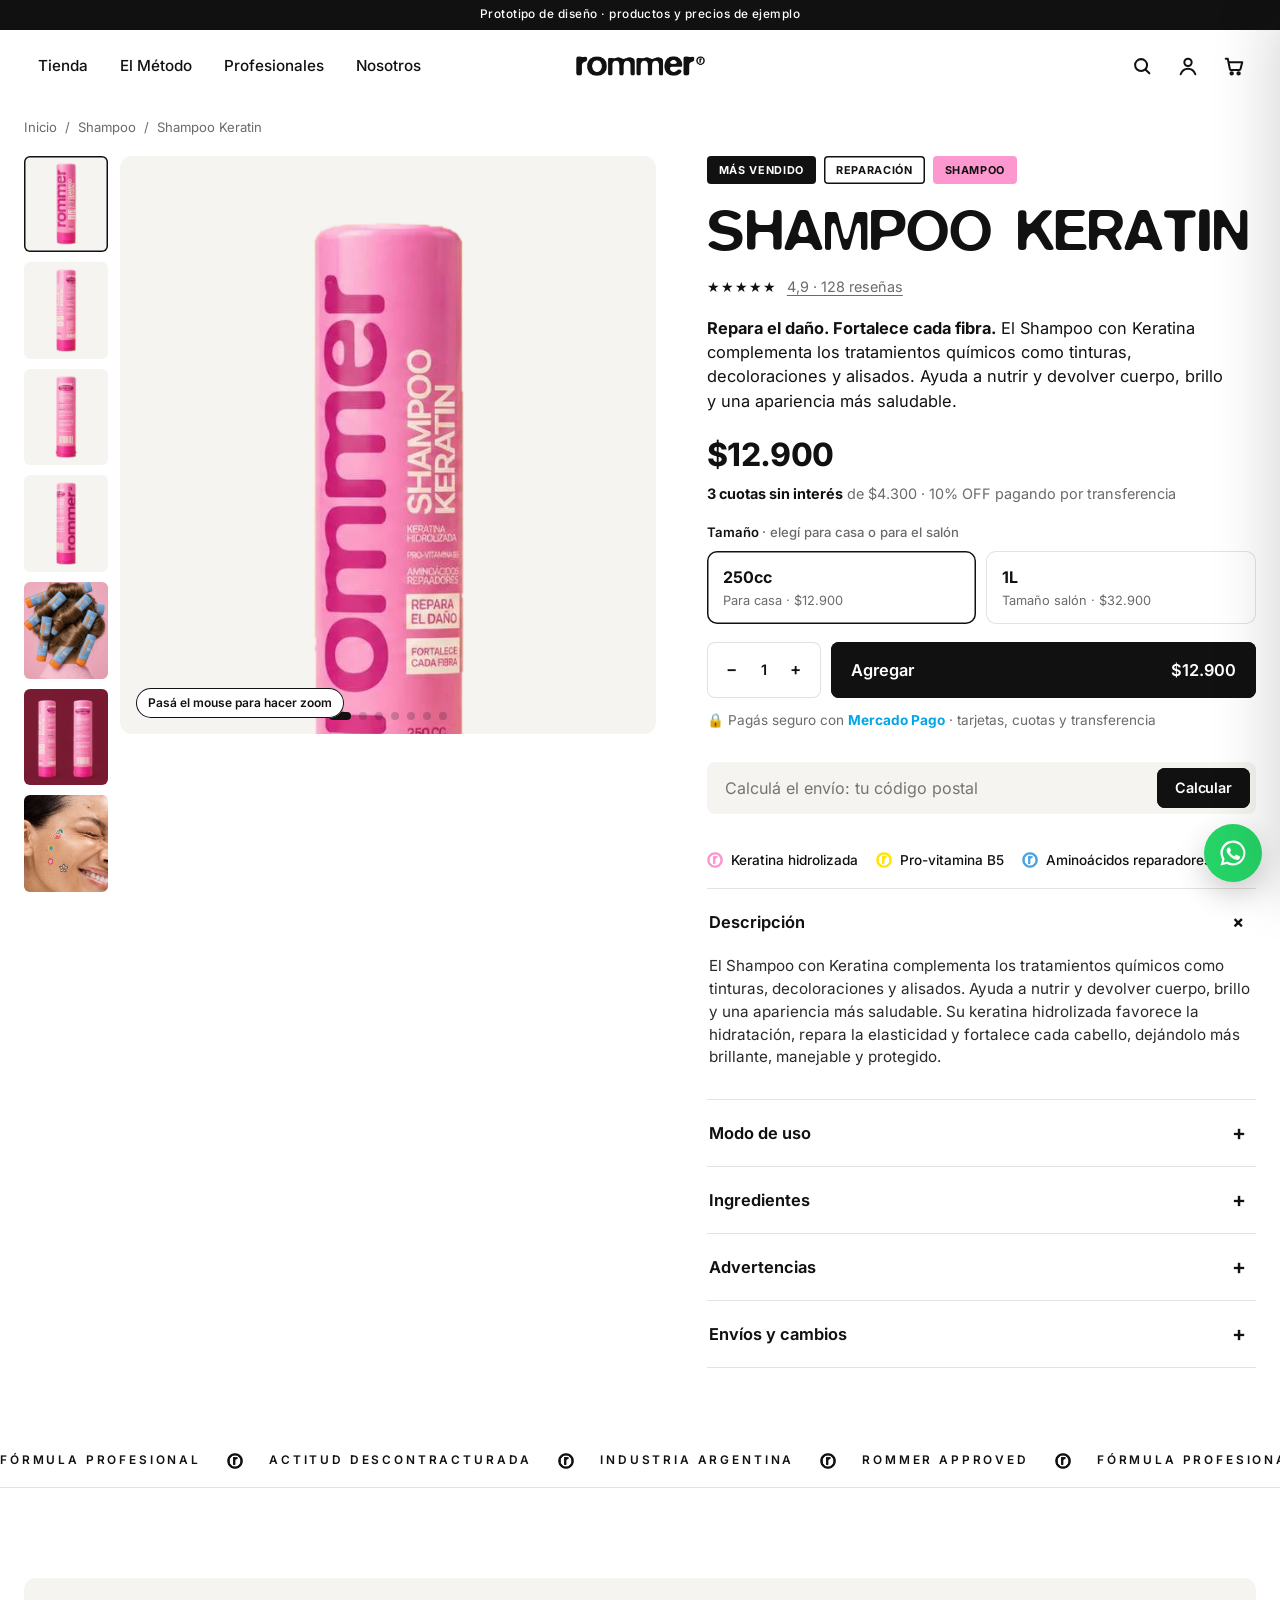
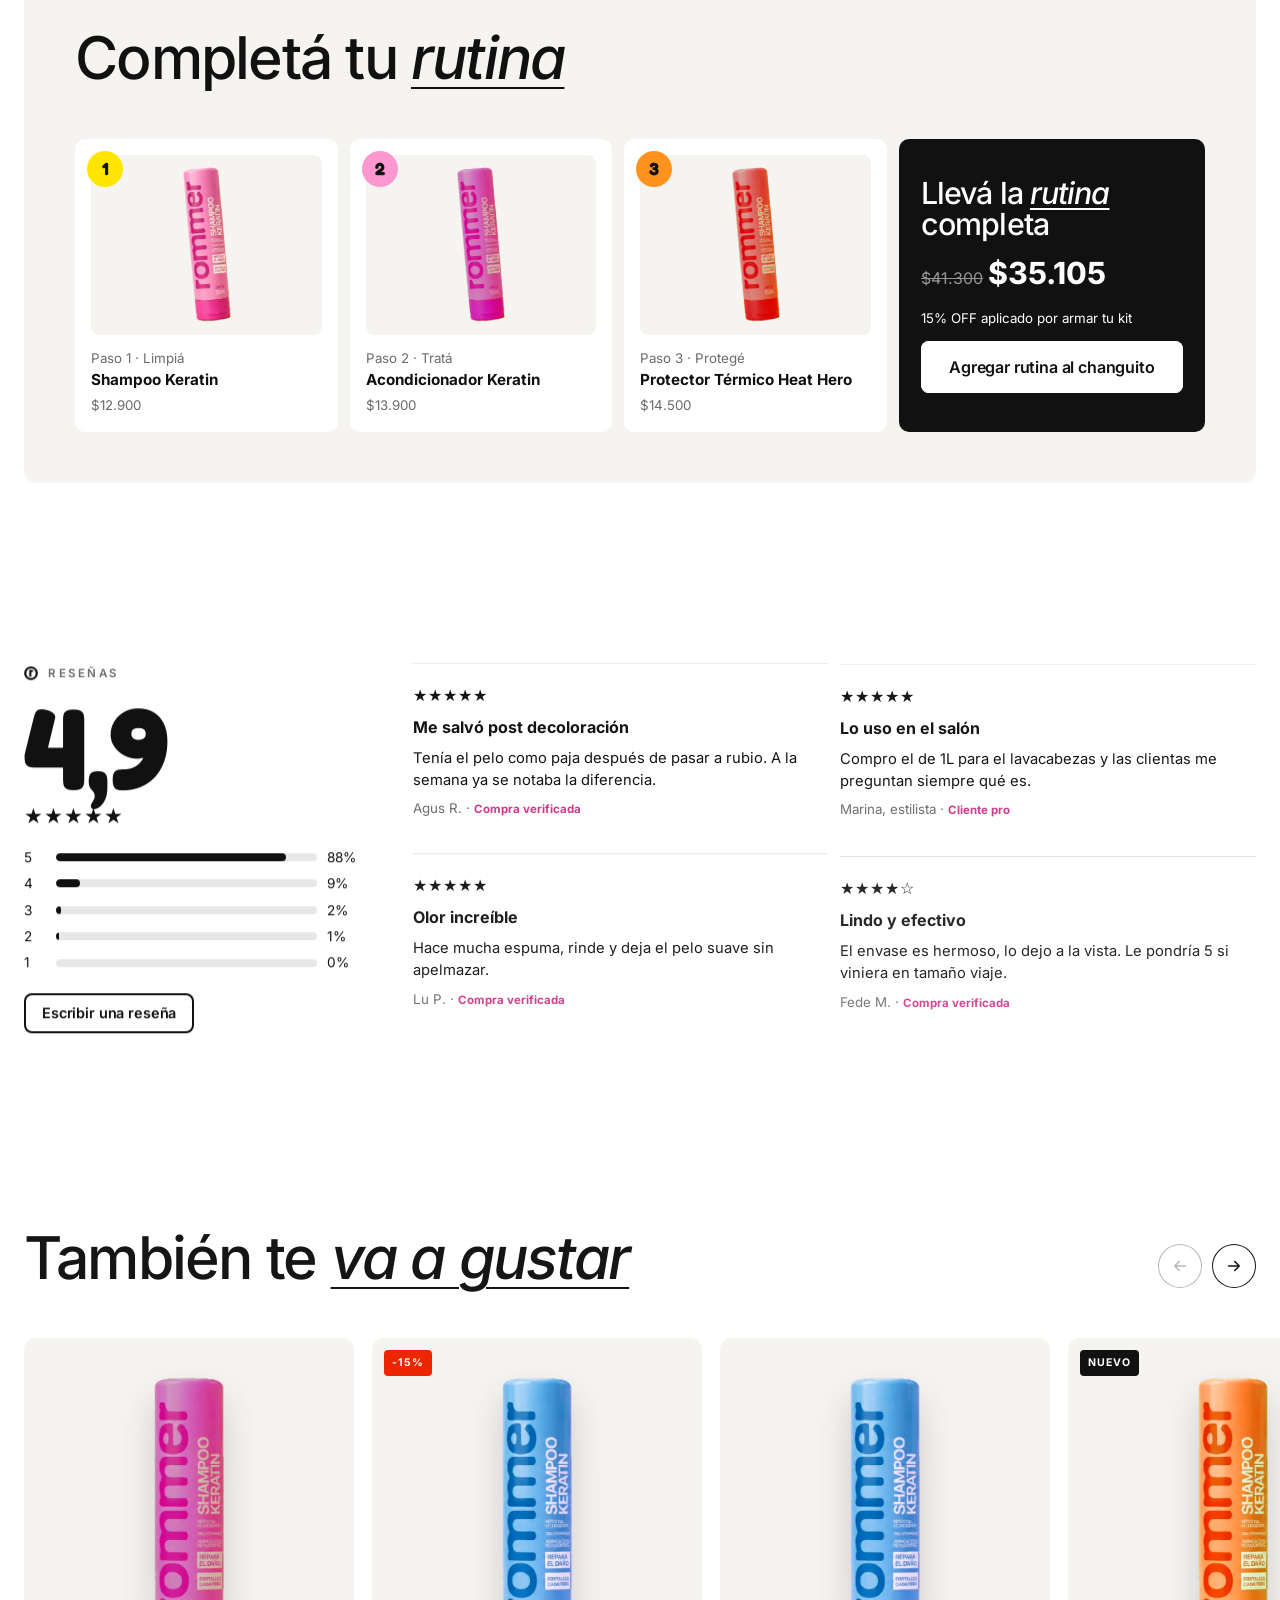
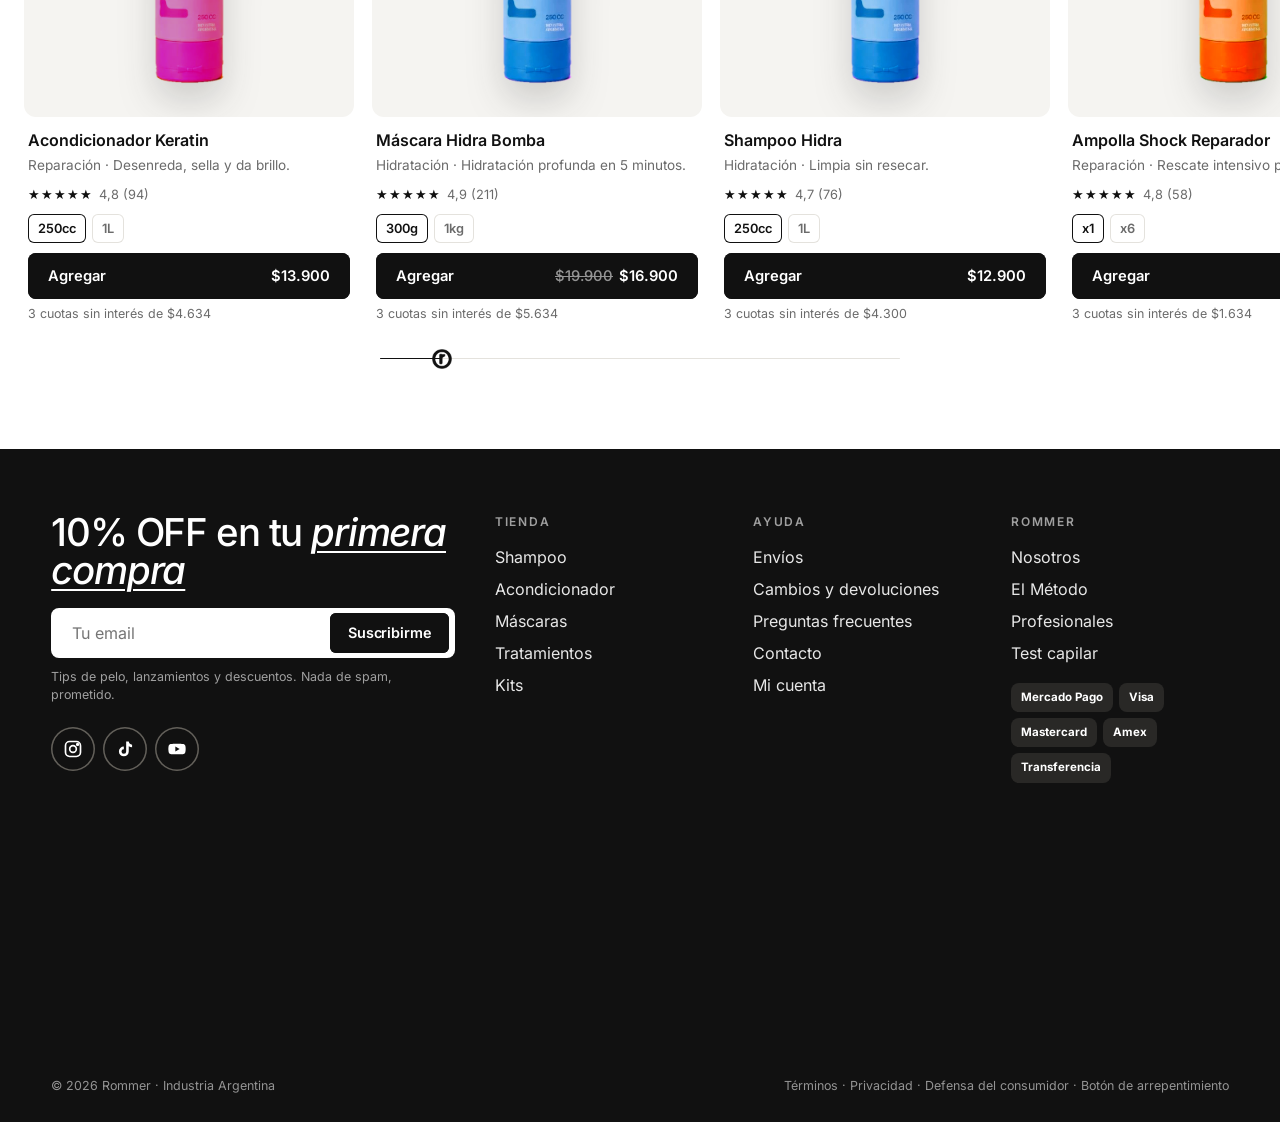
<file: producto.html>
<!doctype html>
<html lang="es-AR">
<head>
<meta charset="utf-8">
<meta name="viewport" content="width=device-width, initial-scale=1">
<title>Producto — Rommer</title>
<meta name="description" content="Rommer: fórmula profesional, actitud descontracturada. Shampoo, acondicionador, máscaras y tratamientos para usar en casa o en el salón.">
<link rel="preload" href="assets/fonts/blur-medium.woff2" as="font" type="font/woff2" crossorigin>
<link rel="preload" href="assets/fonts/fredoka-latin-standard-normal.woff2" as="font" type="font/woff2" crossorigin>
<link rel="preload" href="assets/fonts/inter-latin-wght-normal.woff2" as="font" type="font/woff2" crossorigin>
<link rel="stylesheet" href="vendor/swiper-bundle.min.css">
<link rel="stylesheet" href="vendor/lenis.css">
<link rel="stylesheet" href="assets/css/rommer.css">
</head>
<body data-page="product">

<!-- 1. Barra de anuncio -->
<div class="announce" role="region" aria-label="Novedades">
  <div class="announce__pill">
    <p class="announce__msg">Prototipo de diseño · productos y precios de ejemplo</p>
    <p class="announce__msg">Envío gratis en compras desde $50.000 :)</p>
    <p class="announce__msg">3 cuotas sin interés con todas las tarjetas</p>
    <p class="announce__msg">Armá tu kit: 3 productos 15% OFF · 4 productos 20% OFF</p>
  </div>
</div>

<!-- 2. Header -->
<header class="header">
  <div class="header__bar">
    <nav class="header__nav" aria-label="Principal">
      <button class="js-mega" aria-expanded="false" aria-controls="mega">Tienda</button>
      <a href="index.html#metodo">El Método</a>
      <a href="index.html#profesionales">Profesionales</a>
      <a href="#" class="js-soon" data-soon="La página Nosotros la armamos en la próxima etapa">Nosotros</a>
    </nav>
    <button class="icon-btn burger js-burger" aria-label="Abrir menú"><svg viewBox="0 0 24 24" fill="none" stroke="currentColor" stroke-width="2.2" stroke-linecap="round"><path d="M4 8h16M4 16h11"/></svg></button>
    <a class="header__logo" href="index.html" aria-label="Rommer, inicio"><span class="logo-img"></span></a>
    <div class="header__actions">
      <button class="icon-btn js-search" aria-label="Buscar"><svg viewBox="0 0 24 24" fill="none" stroke="currentColor" stroke-width="2.2" stroke-linecap="round"><circle cx="11" cy="11" r="6.5"/><path d="m20 20-4-4"/></svg></button>
      <a class="icon-btn header__search-desk js-soon" href="#" data-soon="Mi cuenta la conecta WooCommerce en WordPress" aria-label="Mi cuenta"><svg viewBox="0 0 24 24" fill="none" stroke="currentColor" stroke-width="2.2" stroke-linecap="round"><circle cx="12" cy="8" r="4"/><path d="M4 21c1.5-4 4.5-6 8-6s6.5 2 8 6"/></svg></a>
      <button class="icon-btn cart-btn js-open-cart" aria-label="Abrir changuito"><svg viewBox="0 0 24 24" fill="none" stroke="currentColor" stroke-width="2.2" stroke-linecap="round" stroke-linejoin="round"><path d="M3 4h2.2l2.3 11.2a1.5 1.5 0 0 0 1.5 1.2h8.6a1.5 1.5 0 0 0 1.5-1.1L21 8H6.2"/><circle cx="9.5" cy="20" r="1.3"/><circle cx="17" cy="20" r="1.3"/></svg><span class="cart-count">0</span></button>
    </div>
  </div>
  <!-- Mega-menú -->
  <div class="mega" id="mega">
    <div><h4>Por categoría</h4><ul>
      <li><a href="index.html#mas-vendidos">Shampoo</a></li><li><a href="index.html#mas-vendidos">Acondicionador</a></li><li><a href="index.html#mas-vendidos">Máscaras</a></li><li><a href="index.html#mas-vendidos">Tratamientos</a></li><li><a href="index.html#mas-vendidos">Styling</a></li><li><a href="index.html#novedades">Kits <small>ahorrá hasta 20%</small></a></li></ul></div>
    <div><h4>Por necesidad</h4><ul>
      <li><a href="index.html#necesidades">Reparación</a></li><li><a href="index.html#necesidades">Hidratación</a></li><li><a href="index.html#necesidades">Color</a></li><li><a href="index.html#necesidades">Rulos</a></li><li><a href="index.html#necesidades">Alisado</a></li></ul></div>
    <div><h4>El Método Rommer</h4><ul>
      <li><a href="index.html#metodo">1. Limpiá</a></li><li><a href="index.html#metodo">2. Tratá</a></li><li><a href="index.html#metodo">3. Protegé</a></li><li><a href="#" class="js-quiz">Test capilar <small>2 min</small></a></li></ul></div>
    <a class="mega__feature" href="index.html#novedades"><img src="assets/img/campaign-pink.webp" alt="" loading="lazy"><span class="btn btn--cream btn--sm">Kit Reparación Total →</span></a>
  </div>
</header>

<!-- Menú mobile -->
<nav class="mmenu" aria-label="Menú mobile">
  <button class="icon-btn mmenu__close js-close" aria-label="Cerrar menú"><svg viewBox="0 0 24 24" fill="none" stroke="currentColor" stroke-width="2.2" stroke-linecap="round"><path d="M6 6l12 12M18 6 6 18"/></svg></button>
  <a class="big" href="index.html#mas-vendidos">Tienda</a>
  <a class="big" href="index.html#metodo">El Método</a>
  <a class="big" href="index.html#necesidades">Necesidades</a>
  <a class="big" href="index.html#profesionales">Profesionales</a>
  <a class="big js-quiz" href="#">Test capilar</a>
  <div class="mmenu__small"><a href="#">Mi cuenta</a><a href="#">Envíos</a><a href="#">Preguntas frecuentes</a><a href="#">Contacto</a></div>
</nav>

<!-- Buscador -->
<div class="search" role="dialog" aria-label="Buscar productos">
  <div class="search__box">
    <input class="search__input" type="search" placeholder="¿Qué necesita tu pelo?" aria-label="Buscar">
    <div class="search__results"></div>
  </div>
</div>

<main style="padding-top:8px">
  <div class="wrap">
    <nav class="crumbs" aria-label="Migas"><a href="index.html">Inicio</a><span>/</span><a href="index.html#mas-vendidos" class="js-p-crumb-cat">Shampoo</a><span>/</span><span class="js-p-name">Producto</span></nav>
    <div class="pdp">
      <!-- Galería -->
      <div class="gallery">
        <div class="gallery__thumbs"></div>
        <div class="gallery__main">
          <div class="swiper"><div class="swiper-wrapper"></div><div class="swiper-pagination"></div></div>
          <span class="zoom-hint">Pasá el mouse para hacer zoom</span>
        </div>
      </div>
      <!-- Info -->
      <div class="info">
        <div class="info__top"><span class="chip js-p-badge" hidden></span><span class="chip chip--line js-p-line">Línea</span><span class="chip chip--pink js-p-cat">Categoría</span></div>
        <h1 class="display js-p-name">Producto</h1>
        <div class="info__rating"><span class="stars">★★★★★</span><a href="#resenas" class="js-p-rating"></a></div>
        <p class="info__desc"><strong class="js-p-claim"></strong> <span class="js-p-desc"></span></p>
        <div class="price"><span class="price__now"></span><span class="price__was" hidden></span><span class="price__off" hidden></span><span class="price__cuotas"></span></div>
        <div class="opt"><h4>Tamaño <span>· elegí para casa o para el salón</span></h4><div class="sizes"></div></div>
        <div class="buy">
          <div class="qty"><button type="button" data-pq="-1" aria-label="Restar">−</button><output>1</output><button type="button" data-pq="1" aria-label="Sumar">+</button></div>
          <button class="add-btn js-buy" type="button"><span>Agregar</span><span class="js-buy-total"></span></button>
        </div>
        <p class="mp-note">🔒 Pagás seguro con <b>Mercado Pago</b> · tarjetas, cuotas y transferencia</p>
        <form class="ship-calc"><input inputmode="numeric" placeholder="Calculá el envío: tu código postal" aria-label="Código postal"><button class="btn btn--ink btn--sm" type="submit">Calcular</button></form>
        <div class="ship-calc__res" aria-live="polite"></div>
        <div class="benefit-chips"></div>
        <div class="acc">
          <details open><summary>Descripción <span class="pm">+</span></summary><div class="acc__body"><p class="js-p-longdesc"></p></div></details>
          <details><summary>Modo de uso <span class="pm">+</span></summary><div class="acc__body"><p class="js-p-uso"></p></div></details>
          <details><summary>Ingredientes <span class="pm">+</span></summary><div class="acc__body"><p class="ingr js-p-ingr"></p></div></details>
          <details><summary>Advertencias <span class="pm">+</span></summary><div class="acc__body"><p>Suspendé el uso si notás alguna reacción desfavorable. Evitá el contacto con los ojos; si ocurre, enjuagá con abundante agua. No dejar al alcance de los niños. Este producto no está formulado para uso en niños.</p></div></details>
          <details><summary>Envíos y cambios <span class="pm">+</span></summary><div class="acc__body"><p>Envíos a todo el país con Andreani y Correo Argentino. Retiro gratis en local. Tenés 30 días para cambios. (Texto de ejemplo.)</p></div></details>
        </div>
      </div>
    </div>
  </div>

  <!-- Marquee -->
  <div class="marquee benefits" style="--dur:40s;margin-top:60px">
    <div class="marquee__track">
      <span class="marquee__item">Fórmula profesional <span class="r-dot"></span> Actitud descontracturada <span class="r-dot"></span> Industria argentina <span class="r-dot"></span> Rommer approved <span class="r-dot"></span></span>
      <span class="marquee__item" aria-hidden="true">Fórmula profesional <span class="r-dot"></span> Actitud descontracturada <span class="r-dot"></span> Industria argentina <span class="r-dot"></span> Rommer approved <span class="r-dot"></span></span>
    </div>
  </div>

  <!-- Completá tu rutina -->
  <section class="section section--tight">
    <div class="routine">
      <div class="section-head reveal"><h2 class="mix">Completá tu <em>rutina</em></h2></div>
      <div class="routine__grid"></div>
    </div>
  </section>

  <!-- Reseñas -->
  <section class="section section--tight" id="resenas">
    <div class="wrap rev-sum">
      <div class="reveal">
        <p class="eyebrow"><span class="r-dot"></span>Reseñas</p>
        <div class="rev-sum__score">4,9</div>
        <span class="stars" style="font-size:1.3rem">★★★★★</span>
        <div class="bars">
          <div><span>5</span><i style="--w:88%"></i><span>88%</span></div>
          <div><span>4</span><i style="--w:9%"></i><span>9%</span></div>
          <div><span>3</span><i style="--w:2%"></i><span>2%</span></div>
          <div><span>2</span><i style="--w:1%"></i><span>1%</span></div>
          <div><span>1</span><i style="--w:0%"></i><span>0%</span></div>
        </div>
        <p style="margin-top:20px"><button class="btn btn--line btn--sm js-soon" data-soon="Las reseñas las maneja el plugin de reseñas en WordPress">Escribir una reseña</button></p>
      </div>
      <div class="rev-list">
        <article class="rev-item reveal"><span class="stars">★★★★★</span><h5>Me salvó post decoloración</h5><p>Tenía el pelo como paja después de pasar a rubio. A la semana ya se notaba la diferencia.</p><small>Agus R. · <span class="verified">Compra verificada</span></small></article>
        <article class="rev-item reveal"><span class="stars">★★★★★</span><h5>Lo uso en el salón</h5><p>Compro el de 1L para el lavacabezas y las clientas me preguntan siempre qué es.</p><small>Marina, estilista · <span class="verified">Cliente pro</span></small></article>
        <article class="rev-item reveal"><span class="stars">★★★★★</span><h5>Olor increíble</h5><p>Hace mucha espuma, rinde y deja el pelo suave sin apelmazar.</p><small>Lu P. · <span class="verified">Compra verificada</span></small></article>
        <article class="rev-item reveal"><span class="stars">★★★★☆</span><h5>Lindo y efectivo</h5><p>El envase es hermoso, lo dejo a la vista. Le pondría 5 si viniera en tamaño viaje.</p><small>Fede M. · <span class="verified">Compra verificada</span></small></article>
      </div>
    </div>
  </section>

  <!-- Relacionados -->
  <section class="section section--tight" data-carousel-wrap>
    <div class="wrap">
      <div class="section-head reveal"><h2 class="mix">También te <em>va a gustar</em></h2><div class="section-head__side"><button class="round-arrow js-prev" aria-label="Anterior"><svg viewBox="0 0 24 24" fill="none" stroke="currentColor" stroke-width="2.2" stroke-linecap="round" stroke-linejoin="round"><path d="M19 12H5M11 6l-6 6 6 6"/></svg></button><button class="round-arrow js-next" aria-label="Siguiente"><svg viewBox="0 0 24 24" fill="none" stroke="currentColor" stroke-width="2.2" stroke-linecap="round" stroke-linejoin="round"><path d="M5 12h14M13 6l6 6-6 6"/></svg></button></div></div>
      <div class="swiper carousel" data-related data-products=""><div class="swiper-wrapper"></div></div>
      <div class="r-progress" aria-hidden="true"><div class="r-progress__fill"></div><div class="r-progress__knob"><span class="r-dot"></span></div></div>
    </div>
  </section>
</main>

<!-- Barra de compra fija (mobile) -->
<div class="sticky-buy"><div class="sticky-buy__t"><b class="js-p-name">Producto</b><small class="js-sticky-price"></small></div><button class="add-btn js-buy" type="button"><span>Agregar</span></button></div>

<!-- 18. Footer -->
<footer class="footer">
  <div class="footer__card">
    <div class="footer__top">
      <div class="news">
        <p class="mix">10% OFF en tu <em>primera compra</em></p>
        <form data-demo="¡Listo! Tu código es HOLAROMMER10 <3"><input type="email" placeholder="Tu email" aria-label="Email" required><button class="btn btn--ink btn--sm" type="submit">Suscribirme</button></form>
        <small>Tips de pelo, lanzamientos y descuentos. Nada de spam, prometido.</small>
        <div class="socials">
          <a href="#" aria-label="Instagram"><svg viewBox="0 0 24 24" fill="none" stroke="currentColor" stroke-width="2"><rect x="3" y="3" width="18" height="18" rx="5"/><circle cx="12" cy="12" r="4"/><circle cx="17.5" cy="6.5" r="1" fill="currentColor"/></svg></a>
          <a href="#" aria-label="TikTok"><svg viewBox="0 0 24 24" fill="currentColor"><path d="M16.5 3c.4 2.2 1.8 3.6 4 3.8v3.1a7.3 7.3 0 0 1-4-1.3v6.3A5.9 5.9 0 1 1 10.6 9v3.2a2.8 2.8 0 1 0 2.8 2.7V3h3.1Z"/></svg></a>
          <a href="#" aria-label="YouTube"><svg viewBox="0 0 24 24" fill="currentColor"><path d="M22 8.2a3 3 0 0 0-2.1-2.1C18 5.6 12 5.6 12 5.6s-6 0-7.9.5A3 3 0 0 0 2 8.2 31 31 0 0 0 1.6 12 31 31 0 0 0 2 15.8a3 3 0 0 0 2.1 2.1c1.9.5 7.9.5 7.9.5s6 0 7.9-.5a3 3 0 0 0 2.1-2.1c.3-1.2.4-2.5.4-3.8s-.1-2.6-.4-3.8ZM10 15V9l5.2 3L10 15Z"/></svg></a>
        </div>
      </div>
      <div><h4>Tienda</h4><ul><li><a href="index.html#mas-vendidos">Shampoo</a></li><li><a href="index.html#mas-vendidos">Acondicionador</a></li><li><a href="index.html#mas-vendidos">Máscaras</a></li><li><a href="index.html#mas-vendidos">Tratamientos</a></li><li><a href="index.html#novedades">Kits</a></li></ul></div>
      <div><h4>Ayuda</h4><ul><li><a href="#">Envíos</a></li><li><a href="#">Cambios y devoluciones</a></li><li><a href="#">Preguntas frecuentes</a></li><li><a href="#">Contacto</a></li><li><a href="#">Mi cuenta</a></li></ul></div>
      <div><h4>Rommer</h4><ul><li><a href="#">Nosotros</a></li><li><a href="index.html#metodo">El Método</a></li><li><a href="index.html#profesionales">Profesionales</a></li><li><a href="#" class="js-quiz">Test capilar</a></li></ul>
        <div class="pay"><span>Mercado Pago</span><span>Visa</span><span>Mastercard</span><span>Amex</span><span>Transferencia</span></div></div>
    </div>
    <div class="footer__word" aria-hidden="true"><span class="js-wordmark"></span></div>
    <div class="footer__legal"><span>© 2026 Rommer · Industria Argentina</span><span>Términos · Privacidad · Defensa del consumidor · Botón de arrepentimiento</span></div>
  </div>
</footer>

<!-- Changuito (drawer) -->
<div class="overlay" id="overlay"></div>
<aside class="drawer" id="drawer" aria-hidden="true" aria-label="Changuito" data-lenis-prevent>
  <div class="drawer__head"><h2>Changuito <small class="js-cart-n"></small></h2><button class="icon-btn js-close" aria-label="Cerrar changuito"><svg viewBox="0 0 24 24" fill="none" stroke="currentColor" stroke-width="2.2" stroke-linecap="round"><path d="M6 6l12 12M18 6 6 18"/></svg></button></div>
  <div class="ship"><p></p><div class="ship__bar"><div class="ship__fill"></div><div class="ship__knob"><span class="r-dot"></span></div></div></div>
  <div class="kit-msg" hidden></div>
  <div class="drawer__body"></div>
  <div class="upsell"><h5>Completá tu rutina</h5><div class="upsell__row"></div></div>
  <div class="drawer__foot">
    <div class="tot"><span>Subtotal</span><span class="js-sub"></span></div>
    <div class="tot tot--disc js-disc-row" hidden><span>Descuento kit</span><span class="js-disc"></span></div>
    <div class="tot tot--big"><span>Total</span><span class="js-total"></span></div>
    <small class="js-cuotas"></small>
    <button class="btn btn--ink btn--block js-checkout" type="button">Finalizar compra <span class="arrow">→</span></button>
    <small>Pagás con Mercado Pago · Envíos a todo el país</small>
  </div>
</aside>

<a class="wa" href="https://wa.me/5491100000000" target="_blank" rel="noopener" aria-label="Escribinos por WhatsApp"><svg viewBox="0 0 24 24" fill="currentColor"><path d="M12 2a10 10 0 0 0-8.6 15.1L2 22l5-1.3A10 10 0 1 0 12 2Zm0 18.2a8.2 8.2 0 0 1-4.2-1.2l-.3-.2-3 .8.8-2.9-.2-.3A8.2 8.2 0 1 1 12 20.2Zm4.5-6.1c-.2-.1-1.5-.7-1.7-.8s-.4-.1-.6.1-.7.8-.8 1-.3.2-.5.1a6.7 6.7 0 0 1-3.3-2.9c-.3-.4.3-.4.8-1.4.1-.2 0-.3 0-.4l-.8-1.8c-.2-.5-.4-.4-.6-.4h-.5a1 1 0 0 0-.7.3 3 3 0 0 0-.9 2.2 5.2 5.2 0 0 0 1.1 2.7 11.9 11.9 0 0 0 4.6 4c1.7.7 2.3.8 3.2.7a2.7 2.7 0 0 0 1.8-1.3 2.2 2.2 0 0 0 .1-1.3c0-.1-.2-.2-.4-.3Z"/></svg></a>

<script src="vendor/gsap.min.js"></script>
<script src="vendor/ScrollTrigger.min.js"></script>
<script src="vendor/lenis.min.js"></script>
<script src="vendor/swiper-bundle.min.js"></script>
<script src="assets/js/rommer.js"></script>
</body>
</html>
</file>
<file: vendor/lenis.css>
html.lenis,
html.lenis body {
  height: auto;
}

.lenis.lenis-smooth {
  scroll-behavior: auto !important;
}

.lenis.lenis-smooth [data-lenis-prevent] {
  overscroll-behavior: contain;
}

.lenis.lenis-stopped {
  overflow: hidden;
}

.lenis.lenis-smooth iframe {
  pointer-events: none;
}
</file>
<file: assets/css/rommer.css>
/* =========================================================
   ROMMER — Prototipo e-commerce
   Tokens, base, componentes y secciones.
   Para el paso a WordPress: este archivo va al tema hijo
   de Hello Elementor (style.css / assets/css/rommer.css).
   ========================================================= */

/* ---------- Fuentes ----------
   Blur Medium: tipografía display de la marca (títulos).
   El archivo actual no tiene J, W, Z, j, k, w, z, ñ, Ñ ni números:
   esos caracteres se completan con "Rommer Display" (Fredoka).
   Al recibir la fuente completa, reemplazar blur-medium.woff2. */
@font-face {
  font-family: "Blur";
  src: url("../fonts/blur-medium.woff2") format("woff2");
  font-weight: 100 900; font-style: normal; font-display: swap;
}
@font-face {
  font-family: "Rommer Display";
  src: url("../fonts/fredoka-latin-standard-normal.woff2") format("woff2");
  font-weight: 300 700; font-stretch: 75% 125%; font-display: swap;
  unicode-range: U+0000-00FF, U+0131, U+0152-0153, U+02BB-02BC, U+02C6, U+02DA, U+02DC, U+2000-206F, U+20AC, U+2122, U+2191, U+2193, U+2212, U+2215, U+FEFF, U+FFFD;
}
@font-face {
  font-family: "Rommer Display";
  src: url("../fonts/fredoka-latin-ext-standard-normal.woff2") format("woff2");
  font-weight: 300 700; font-stretch: 75% 125%; font-display: swap;
  unicode-range: U+0100-02AF, U+0304, U+0308, U+0329, U+1E00-1E9F, U+1EF2-1EFF, U+2020, U+20A0-20AB, U+20AD-20C0, U+2113, U+2C60-2C7F, U+A720-A7FF;
}
@font-face {
  font-family: "Inter";
  src: url("../fonts/inter-latin-wght-normal.woff2") format("woff2");
  font-weight: 100 900; font-style: normal; font-display: swap;
}
@font-face {
  font-family: "Inter";
  src: url("../fonts/inter-latin-wght-italic.woff2") format("woff2");
  font-weight: 100 900; font-style: italic; font-display: swap;
}

/* ---------- Tokens ---------- */
:root {
  /* Base blanco y negro */
  --paper: #FFFFFF;
  --gray: #F4F4F2;
  --gray-2: #F2F2F0;
  --line: #111111;
  --cream: #FFFFFF;
  --cream-2: #F4F4F2;
  --ink: #111111;
  --ink-2: #2A2A2A;
  --muted: #6B6B6B;

  /* Colores oficiales: solo acentos */
  --magenta: #CC3888;
  --pink: #FD97CF;
  --sky: #4EA3E2;
  --yellow: #FFE500;
  --orange: #FF931E;
  --red: #EB2600;

  --f-display: "Blur", "Rommer Display", "Fredoka", ui-rounded, system-ui, sans-serif;
  --f-body: "Inter", -apple-system, BlinkMacSystemFont, "SF Pro Text", "Segoe UI", sans-serif;

  --r-sm: 12px;
  --r-md: 16px;
  --r-lg: 20px;
  --r-pill: 999px;
  --gutter: clamp(16px, 2vw, 24px);
  --maxw: 1440px;
  --ease: cubic-bezier(.2, .8, .2, 1);
  --bounce: cubic-bezier(.34, 1.56, .64, 1);
  --header-h: 72px;
}

/* ---------- Base ---------- */
*, *::before, *::after { box-sizing: border-box; }
html { -webkit-text-size-adjust: 100%; overflow-x: clip; }
html.lenis, html.lenis body { height: auto; }
.lenis.lenis-smooth { scroll-behavior: auto !important; }
.lenis.lenis-stopped { overflow: hidden; }
body {
  margin: 0; color-scheme: light; background: var(--cream); color: var(--ink);
  font-family: var(--f-body); font-size: 16px; line-height: 1.5;
  -webkit-font-smoothing: antialiased; overflow-x: clip;
}
img { max-width: 100%; display: block; }
a { color: inherit; text-decoration: none; }
button { font: inherit; color: inherit; background: none; border: 0; cursor: pointer; padding: 0; }
input, select { font: inherit; }
:focus-visible { outline: 3px solid var(--sky); outline-offset: 3px; border-radius: 6px; }
.sr-only { position: absolute !important; width: 1px; height: 1px; overflow: hidden; clip: rect(0 0 0 0); white-space: nowrap; }
.wrap { width: 100%; max-width: var(--maxw); margin-inline: auto; padding-inline: var(--gutter); }

/* ---------- Tipografía ---------- */
.display {
  font-family: var(--f-display); font-weight: 600; font-stretch: 125%;
  line-height: .95; letter-spacing: 0; text-transform: uppercase; margin: 0;
}
.display--lower { text-transform: none; letter-spacing: -.02em; }
.h-xl { font-size: clamp(2.6rem, 7.5vw, 7.5rem); }
.h-lg { font-size: clamp(2.1rem, 5.2vw, 5rem); }
.h-md { font-size: clamp(1.7rem, 3.4vw, 3.1rem); }
.h-sm { font-size: clamp(1.3rem, 2vw, 1.8rem); }
.eyebrow {
  font-size: .78rem; font-weight: 600; letter-spacing: .18em; text-transform: uppercase; margin: 0 0 14px;
  display: inline-flex; align-items: center; gap: 10px;
}
.eyebrow .r-dot { width: 18px; height: 18px; }
.lead { font-size: clamp(1rem, 1.3vw, 1.2rem); line-height: 1.55; max-width: 46ch; }
.mix { font-family: var(--f-body); font-weight: 500; letter-spacing: -.03em; text-transform: none; line-height: 1; margin: 0; }
.mix em { font-family: var(--f-display); font-style: normal; font-weight: 600; font-stretch: 110%; color: var(--magenta); }
.hl { background: var(--pink); color: var(--ink); padding: 0 .18em; box-decoration-break: clone; -webkit-box-decoration-break: clone; }

/* ---------- Isotipo r (máscara) ---------- */
.r-dot {
  display: inline-block; width: 1em; height: 1em; background: currentColor; flex: none;
  -webkit-mask: url("../img/iso-r.png") center / contain no-repeat; mask: url("../img/iso-r.png") center / contain no-repeat;
}

/* ---------- Wordmark por letras (logo real) ---------- */
.wordmark { position: relative; display: block; aspect-ratio: 1579 / 268; color: inherit; }
.wordmark .L {
  position: absolute; top: 0; height: 100%; background: currentColor; transform-origin: 50% 100%;
  -webkit-mask-size: 100% 100%; mask-size: 100% 100%; -webkit-mask-repeat: no-repeat; mask-repeat: no-repeat;
}
.wordmark .L:nth-child(1) { left: .22%;  width: 9.25%;  -webkit-mask-image: url("../img/logo-l0.png"); mask-image: url("../img/logo-l0.png"); }
.wordmark .L:nth-child(2) { left: 9.47%; width: 16.66%; -webkit-mask-image: url("../img/logo-l1.png"); mask-image: url("../img/logo-l1.png"); }
.wordmark .L:nth-child(3) { left: 27.11%; width: 22.67%; -webkit-mask-image: url("../img/logo-l2.png"); mask-image: url("../img/logo-l2.png"); }
.wordmark .L:nth-child(4) { left: 51.14%; width: 22.67%; -webkit-mask-image: url("../img/logo-l3.png"); mask-image: url("../img/logo-l3.png"); }
.wordmark .L:nth-child(5) { left: 74.76%; width: 15.14%; -webkit-mask-image: url("../img/logo-l4.png"); mask-image: url("../img/logo-l4.png"); }
.wordmark .L:nth-child(6) { left: 90.79%; width: 9.25%;  -webkit-mask-image: url("../img/logo-l5.png"); mask-image: url("../img/logo-l5.png"); }
.logo-img {
  display: block; aspect-ratio: 1723 / 268; background: currentColor;
  -webkit-mask: url("../img/logo-rommer.png") center / contain no-repeat; mask: url("../img/logo-rommer.png") center / contain no-repeat;
}

/* ---------- Botones ---------- */
.btn {
  display: inline-flex; align-items: center; justify-content: center; gap: 10px;
  min-height: 52px; padding: 0 28px; border-radius: var(--r-pill);
  font-weight: 600; font-size: 1rem; letter-spacing: -.01em; white-space: nowrap;
  transition: transform .35s var(--bounce), background-color .25s, color .25s, box-shadow .25s;
  will-change: transform;
}
.btn:hover { transform: translateY(-3px) scale(1.03) rotate(-1deg); }
.btn:active { transform: scale(.96); }
.btn--ink { background: var(--ink); color: var(--cream); }
.btn--ink:hover { background: var(--magenta); }
.btn--cream { background: var(--cream); color: var(--ink); }
.btn--cream:hover { background: var(--yellow); }
.btn--yellow { background: var(--yellow); color: var(--ink); }
.btn--yellow:hover { background: var(--pink); }
.btn--line { box-shadow: inset 0 0 0 2px currentColor; }
.btn--line:hover { background: var(--ink); color: var(--cream); box-shadow: inset 0 0 0 2px var(--ink); }
.btn--sm { min-height: 40px; padding: 0 18px; font-size: .9rem; }
.btn--block { width: 100%; }
.btn .arrow { transition: transform .3s var(--bounce); }
.btn:hover .arrow { transform: translateX(4px); }

.icon-btn {
  width: 44px; height: 44px; border-radius: 50%; display: inline-grid; place-items: center;
  transition: background-color .2s, transform .3s var(--bounce);
}
.icon-btn:hover { background: rgba(27,27,27,.08); transform: rotate(-8deg) scale(1.06); }
.icon-btn svg { width: 22px; height: 22px; }
.round-arrow {
  width: 48px; height: 48px; border-radius: 50%; display: grid; place-items: center;
  box-shadow: inset 0 0 0 1.5px currentColor; transition: background-color .2s, color .2s, transform .3s var(--bounce);
}
.round-arrow:hover { background: var(--ink); color: var(--cream); transform: scale(1.08); }
.round-arrow.swiper-button-disabled { opacity: .3; pointer-events: none; }
.round-arrow svg { width: 18px; height: 18px; }

/* ---------- Barra de anuncio (píldora) ---------- */
.announce { padding: 10px var(--gutter) 0; }
.announce__pill {
  max-width: var(--maxw); margin: 0 auto; background: var(--magenta); color: var(--cream);
  border-radius: var(--r-pill); height: 34px; position: relative; overflow: hidden;
  font-size: .85rem; font-weight: 500; text-align: center;
}
.announce__msg {
  position: absolute; inset: 0; display: flex; align-items: center; justify-content: center; gap: 8px;
  opacity: 0; transform: translateY(100%); transition: opacity .5s, transform .6s var(--ease); padding: 0 16px;
}
.announce__msg.is-on { opacity: 1; transform: none; }
.announce__msg.is-out { opacity: 0; transform: translateY(-100%); }

/* ---------- Header ---------- */
.header {
  position: sticky; top: env(safe-area-inset-top, 0px); z-index: 60; padding: 10px var(--gutter);
  transition: padding .35s var(--ease);
}
.header__bar {
  max-width: var(--maxw); margin: 0 auto; height: var(--header-h);
  display: grid; grid-template-columns: 1fr auto 1fr; align-items: center; gap: 16px;
  padding: 0 14px 0 22px; border-radius: var(--r-pill);
  transition: background-color .35s, box-shadow .35s, height .35s var(--ease);
}
.header.is-solid .header__bar { background: rgba(251,242,225,.92); backdrop-filter: blur(14px); -webkit-backdrop-filter: blur(14px); box-shadow: 0 10px 30px rgba(27,27,27,.10); height: 62px; }
.header__logo { width: 132px; color: var(--ink); justify-self: center; transition: transform .4s var(--bounce); }
.header__logo:hover { transform: rotate(-4deg) scale(1.05); }
.header__nav { display: flex; gap: 4px; align-items: center; }
.header__nav > a, .header__nav > button {
  padding: 10px 14px; border-radius: var(--r-pill); font-weight: 500; font-size: .95rem;
  transition: background-color .2s;
}
.header__nav > a:hover, .header__nav > button:hover, .header__nav > button[aria-expanded="true"] { background: rgba(27,27,27,.08); }
.header__actions { display: flex; justify-content: flex-end; align-items: center; gap: 2px; }
.cart-btn { position: relative; }
.cart-count {
  position: absolute; top: 2px; right: 0; min-width: 20px; height: 20px; padding: 0 5px; border-radius: 10px;
  background: var(--magenta); color: var(--cream); font-size: .72rem; font-weight: 700; display: grid; place-items: center;
  transform: scale(0); transition: transform .4s var(--bounce);
}
.cart-count.has-items { transform: scale(1); }
.cart-count.bump { animation: bump .6s var(--bounce); }
@keyframes bump { 0% { transform: scale(1); } 35% { transform: scale(1.7) rotate(-12deg); } 100% { transform: scale(1); } }
.burger { display: none; }

/* Mega-menú */
.mega {
  position: absolute; left: var(--gutter); right: var(--gutter); top: calc(100% - 4px);
  max-width: var(--maxw); margin: 0 auto; background: var(--cream); border-radius: var(--r-lg);
  box-shadow: 0 30px 60px rgba(27,27,27,.18); padding: 28px; display: grid;
  grid-template-columns: repeat(3, 1fr) 1.3fr; gap: 28px;
  opacity: 0; visibility: hidden; transform: translateY(-10px); transition: opacity .3s, transform .4s var(--ease), visibility 0s .3s;
}
.mega.is-open { opacity: 1; visibility: visible; transform: none; transition: opacity .3s, transform .4s var(--ease); }
.mega h4 { margin: 0 0 12px; font-size: .75rem; letter-spacing: .16em; text-transform: uppercase; color: var(--muted); }
.mega ul { list-style: none; margin: 0; padding: 0; display: grid; gap: 4px; }
.mega li a { font-family: var(--f-display); font-weight: 600; font-size: 1.35rem; display: inline-block; transition: color .2s, transform .3s var(--bounce); }
.mega li a:hover { color: var(--magenta); transform: translateX(6px) rotate(-2deg); }
.mega li a small { font-family: var(--f-body); font-weight: 500; font-size: .8rem; color: var(--muted); margin-left: 6px; }
.mega__feature { border-radius: var(--r-md); overflow: hidden; position: relative; min-height: 240px; background: var(--yellow); }
.mega__feature img { position: absolute; inset: 0; width: 100%; height: 100%; object-fit: cover; transition: transform .8s var(--ease); }
.mega__feature:hover img { transform: scale(1.06); }
.mega__feature span { position: absolute; left: 14px; bottom: 14px; }

/* Menú mobile */
.mmenu {
  position: fixed; inset: 0; z-index: 90; background: var(--ink); color: var(--cream); padding: 90px 24px 32px;
  display: flex; flex-direction: column; gap: 6px; overflow-y: auto;
  clip-path: circle(0% at calc(100% - 40px) 40px); transition: clip-path .7s var(--ease); visibility: hidden;
}
.mmenu.is-open { clip-path: circle(150% at calc(100% - 40px) 40px); visibility: visible; }
.mmenu a.big { font-family: var(--f-display); font-weight: 600; font-stretch: 125%; text-transform: uppercase; font-size: 2.6rem; line-height: 1.05; }
.mmenu a.big:nth-of-type(1) { color: var(--pink); }
.mmenu a.big:nth-of-type(2) { color: var(--yellow); }
.mmenu a.big:nth-of-type(3) { color: var(--sky); }
.mmenu a.big:nth-of-type(4) { color: var(--orange); }
.mmenu a.big:nth-of-type(5) { color: var(--cream); }
.mmenu__close { position: absolute; top: 22px; right: 22px; color: var(--cream); }
.mmenu__small { margin-top: auto; display: flex; flex-wrap: wrap; gap: 10px 18px; font-size: .95rem; opacity: .8; }

/* Buscador */
.search {
  position: fixed; inset: 0; z-index: 95; background: rgba(27,27,27,.45); display: grid; align-items: start; padding: 90px var(--gutter);
  opacity: 0; visibility: hidden; transition: opacity .3s, visibility 0s .3s;
}
.search.is-open { opacity: 1; visibility: visible; transition: opacity .3s; }
.search__box { max-width: 760px; width: 100%; margin: 0 auto; background: var(--cream); border-radius: var(--r-lg); padding: 18px; box-shadow: 0 30px 80px rgba(0,0,0,.25); transform: translateY(-20px); transition: transform .5s var(--bounce); }
.search.is-open .search__box { transform: none; }
.search__input { width: 100%; border: 0; border-bottom: 2px solid var(--ink); background: transparent; font-family: var(--f-display); font-weight: 600; font-size: clamp(1.4rem, 3vw, 2.2rem); padding: 8px 4px; outline: none; }
.search__results { display: grid; gap: 6px; margin-top: 12px; max-height: 50vh; overflow: auto; }
.search__item { display: flex; align-items: center; gap: 14px; padding: 8px; border-radius: var(--r-sm); transition: background-color .2s; }
.search__item:hover { background: var(--cream-2); }
.search__thumb { width: 54px; height: 54px; border-radius: 12px; display: grid; place-items: center; overflow: hidden; flex: none; }
.search__thumb img { height: 90%; width: auto; }
.search__hint { font-size: .85rem; color: var(--muted); padding: 8px 4px 0; }

/* ---------- Stickers ---------- */
.sticker { position: absolute; z-index: 3; pointer-events: auto; transition: transform .5s var(--bounce); will-change: transform; filter: drop-shadow(0 8px 14px rgba(27,27,27,.18)); }
.sticker svg { width: 100%; height: auto; display: block; overflow: visible; }
.sticker:hover { transform: rotate(18deg) scale(1.12) !important; }
.spin-slow { animation: spin 18s linear infinite; }
@keyframes spin { to { transform: rotate(360deg); } }
.float { animation: float 5s ease-in-out infinite; }
@keyframes float { 0%,100% { translate: 0 0; } 50% { translate: 0 -12px; } }

/* ---------- Hero ---------- */
.hero { padding: 0 var(--gutter); margin-top: calc(-1 * (var(--header-h) + 20px)); }
.hero__card {
  position: relative; max-width: var(--maxw); margin: 0 auto; border-radius: var(--r-lg); overflow: hidden;
  background: var(--yellow); min-height: min(92vh, 900px); display: grid; grid-template-columns: 1.05fr 1fr; isolation: isolate;
}
.hero__copy { position: relative; z-index: 4; padding: calc(var(--header-h) + 60px) clamp(22px, 4vw, 64px) clamp(170px, 17.5vw, 270px); display: flex; flex-direction: column; align-items: flex-start; }
.hero__title { font-size: clamp(2.6rem, 6.2vw, 6.4rem); }
.hero__title .line { display: block; overflow: hidden; padding-bottom: .06em; }
.hero__title .line > span { display: inline-block; }
.hero__title .pink { color: var(--magenta); }
.hero__copy .lead { margin: 22px 0 28px; }
.hero__ctas { display: flex; gap: 12px; flex-wrap: wrap; }
.hero__media { position: relative; z-index: 1; }
.hero__media img { position: absolute; inset: 0; width: 100%; height: 100%; object-fit: cover; object-position: 50% 20%; }
.hero__word { position: absolute; z-index: 5; left: 2.5%; right: 2.5%; bottom: 2.2%; color: var(--cream); pointer-events: none; mix-blend-mode: normal; }
.hero__word .wordmark { color: var(--cream); filter: drop-shadow(0 6px 0 rgba(27,27,27,.12)); }
.hero__badge {
  position: absolute; z-index: 6; right: clamp(16px, 3vw, 40px); top: calc(var(--header-h) + 34px);
  width: clamp(110px, 11vw, 160px);
}
.hero__smiley { width: clamp(90px, 9vw, 140px); left: 49%; top: 46%; z-index: 6; }
.hero__heart { width: clamp(60px, 6vw, 96px); left: 54%; top: 17%; z-index: 6; rotate: -12deg; }
.kit__burst { width: 110px; right: 4%; top: 6%; }
.hero__scribble { position: absolute; z-index: 4; right: 6%; top: 38%; width: clamp(140px, 18vw, 260px); color: var(--cream); transform: rotate(-12deg); }
.hero__scribble path { stroke-dasharray: 1; stroke-dashoffset: 1; }

/* ---------- Marquees ---------- */
.marquee { overflow: hidden; white-space: nowrap; position: relative; user-select: none; }
.marquee__track { display: inline-flex; align-items: center; gap: 0; animation: marquee var(--dur, 28s) linear infinite; will-change: transform; }
.marquee--rev .marquee__track { animation-direction: reverse; }
.marquee:hover .marquee__track { animation-play-state: paused; }
@keyframes marquee { to { transform: translateX(-50%); } }
.marquee__item { display: inline-flex; align-items: center; gap: 22px; padding-right: 22px; }
.benefits { padding: 26px 0; }
.benefits .marquee__item { font-size: .9rem; font-weight: 600; letter-spacing: .2em; text-transform: uppercase; color: var(--muted); }
.benefits .r-dot { width: 22px; height: 22px; color: var(--magenta); }
.tapes { position: relative; height: clamp(150px, 16vw, 230px); margin: 20px 0; overflow: hidden; }
.tape { position: absolute; left: -5%; right: -5%; top: 50%; padding: 14px 0; }
.tape--a { background: var(--magenta); color: var(--yellow); transform: translateY(-50%) rotate(-4deg); z-index: 2; }
.tape--b { background: var(--yellow); color: var(--ink); transform: translateY(-50%) rotate(3deg); }
.tape .marquee__item { font-family: var(--f-display); font-weight: 600; font-stretch: 125%; text-transform: uppercase; font-size: clamp(1.4rem, 2.8vw, 2.4rem); }
.tape .star { width: .9em; height: .9em; }

/* ---------- Secciones genéricas ---------- */
.section { padding: clamp(64px, 9vw, 130px) 0; position: relative; }
.section--tight { padding: clamp(40px, 6vw, 80px) 0; }
.section-head { display: flex; justify-content: space-between; align-items: flex-end; gap: 24px; margin-bottom: clamp(26px, 3.5vw, 48px); flex-wrap: wrap; }
.section-head .mix { font-size: clamp(2rem, 4.6vw, 4.2rem); }
.section-head__side { display: flex; gap: 10px; align-items: center; }
.reveal { opacity: 1; }
.no-motion .reveal { opacity: 1; transform: none; }

/* ---------- Tarjeta de producto ---------- */
.pcard { position: relative; display: flex; flex-direction: column; border-radius: var(--r-md); background: var(--cream); height: 100%; }
.pcard__media {
  position: relative; display: block; aspect-ratio: 4 / 4.6; border-radius: var(--r-md); overflow: hidden;
  background: var(--gray-2);
}
.pcard__media img {
  position: absolute; left: 50%; bottom: 7%; height: 84%; width: auto; transform: translateX(-50%) rotate(-4deg);
  transition: transform .6s var(--bounce), opacity .4s; filter: var(--tint, none) drop-shadow(0 18px 18px rgba(27,27,27,.18));
}
.pcard__media img.alt { opacity: 0; transform: translateX(-50%) rotate(6deg) scale(.95); }
.pcard:hover .pcard__media img.main { transform: translateX(-50%) rotate(4deg) translateY(-10px) scale(1.04); opacity: 0; }
.pcard:hover .pcard__media img.alt { opacity: 1; transform: translateX(-50%) rotate(-3deg) translateY(-8px) scale(1.04); }
.pcard__badge {
  position: absolute; z-index: 2; top: 12px; left: 12px; background: var(--ink); color: var(--cream);
  font-size: .72rem; font-weight: 700; letter-spacing: .06em; text-transform: uppercase; padding: 6px 10px; border-radius: var(--r-pill);
}
.pcard__badge--sale { background: var(--red); }
.pcard__sticker { position: absolute; z-index: 2; top: 10px; right: 10px; width: 64px; transform: rotate(12deg) scale(0); transition: transform .5s var(--bounce); }
.pcard:hover .pcard__sticker { transform: rotate(-8deg) scale(1); }
.pcard__body { padding: 14px 4px 0; display: flex; flex-direction: column; gap: 10px; flex: 1; }
.pcard__title { font-weight: 650; font-size: 1.05rem; line-height: 1.2; margin: 0; }
.pcard__sub { font-size: .85rem; color: var(--muted); margin: -6px 0 0; }
.pcard__rating { font-size: .8rem; display: flex; gap: 6px; align-items: center; color: var(--muted); }
.stars { color: var(--ink); letter-spacing: 1px; }
.seg { display: inline-flex; background: var(--cream-2); border-radius: var(--r-pill); padding: 3px; gap: 2px; align-self: flex-start; }
.seg button { padding: 6px 12px; border-radius: var(--r-pill); font-size: .8rem; font-weight: 600; color: var(--muted); transition: background-color .2s, color .2s; }
.seg button[aria-pressed="true"] { background: var(--ink); color: var(--cream); }
.add-btn {
  margin-top: auto; display: flex; justify-content: space-between; align-items: center; gap: 10px;
  background: var(--ink); color: var(--cream); border-radius: var(--r-pill); min-height: 50px; padding: 0 20px;
  font-weight: 600; transition: background-color .25s, transform .35s var(--bounce);
}
.add-btn:hover { background: var(--magenta); transform: translateY(-2px); }
.add-btn:active { transform: scale(.97); }
.add-btn s { opacity: .55; font-weight: 500; margin-right: 6px; }
.add-btn.is-added { background: var(--sky); }
.cuotas { font-size: .78rem; color: var(--muted); margin-top: -4px; }

/* Carrusel */
.carousel { overflow: visible; }
.carousel .swiper-slide { width: min(78vw, 330px); height: auto; }
.r-progress { position: relative; height: 2px; background: rgba(27,27,27,.18); margin-top: 34px; border-radius: 2px; max-width: 520px; margin-inline: auto; }
.r-progress__fill { position: absolute; left: 0; top: 0; bottom: 0; width: 0; background: var(--ink); border-radius: 2px; }
.r-progress__knob {
  position: absolute; top: 50%; left: 0; width: 26px; height: 26px; margin: -13px 0 0 -13px; color: var(--magenta);
  transition: transform .3s var(--bounce);
}
.r-progress__knob .r-dot { width: 26px; height: 26px; }
.on-dark .r-progress { background: rgba(251,242,225,.25); }
.on-dark .r-progress__fill { background: var(--cream); }

/* ---------- Banners 50/50 ---------- */
.duo { display: grid; grid-template-columns: 1fr 1fr; gap: var(--gutter); }
.duo__card { position: relative; border-radius: var(--r-lg); overflow: hidden; min-height: clamp(380px, 46vw, 640px); color: var(--cream); display: flex; align-items: flex-end; isolation: isolate; }
.duo__card img { position: absolute; inset: 0; width: 100%; height: 115%; object-fit: cover; z-index: -2; }
.duo__card::after { content: ""; position: absolute; inset: 0; z-index: -1; background: linear-gradient(to top, rgba(27,27,27,.55), transparent 55%); }
.duo__body { padding: clamp(22px, 3vw, 40px); display: grid; gap: 16px; justify-items: start; }
.duo__body .mix { font-size: clamp(2rem, 4vw, 3.6rem); color: var(--cream); }
.duo__body .mix em { color: var(--yellow); }

/* ---------- El Método ---------- */
.method { background: var(--ink); color: var(--cream); border-radius: var(--r-lg); margin: 0 var(--gutter); overflow: hidden; }
.method__inner { display: grid; grid-template-columns: 1fr 1fr; min-height: 100vh; }
.method__left { padding: clamp(40px, 6vw, 90px); display: flex; flex-direction: column; justify-content: center; gap: 26px; }
.method__left .mix { font-size: clamp(2.2rem, 4.6vw, 4.4rem); color: var(--cream); }
.method__left .mix em { color: var(--pink); }
.steps { display: grid; gap: 10px; }
.step { display: grid; grid-template-columns: auto 1fr; gap: 18px; align-items: center; padding: 16px 18px; border-radius: var(--r-md); transition: background-color .4s, color .4s, opacity .4s; opacity: .45; }
.step.is-active { opacity: 1; background: var(--cream); color: var(--ink); }
.step__n { font-family: var(--f-display); font-weight: 700; font-size: 2.8rem; line-height: 1; width: 64px; height: 64px; display: grid; place-items: center; border-radius: 50%; background: var(--c); color: var(--ink); }
.step h3 { margin: 0; font-family: var(--f-display); font-weight: 600; font-stretch: 125%; text-transform: uppercase; font-size: 1.6rem; }
.step p { margin: 2px 0 0; font-size: .92rem; opacity: .8; }
.step a { font-weight: 600; text-decoration: underline; text-underline-offset: 3px; }
.method__right { position: relative; overflow: hidden; }
.method__img { position: absolute; inset: 0; width: 100%; height: 100%; object-fit: cover; opacity: 0; transform: scale(1.08); transition: opacity .7s, transform 1.2s var(--ease); }
.method__img.is-active { opacity: 1; transform: none; }
.method__tag { position: absolute; z-index: 2; left: 24px; bottom: 24px; }

/* ---------- Producto estrella (pestañas) ---------- */
.star-prod { position: relative; overflow: hidden; }
.star-prod__bg { position: absolute; inset: 0; z-index: -1; }
.star-prod__bg img { width: 100%; height: 100%; object-fit: cover; filter: saturate(.2) brightness(1.1); opacity: .55; }
.star-prod__bg::after { content: ""; position: absolute; inset: 0; background: color-mix(in srgb, var(--tabc, var(--pink)) 70%, transparent); transition: background-color .6s; }
.star-prod__grid { display: grid; grid-template-columns: 1fr 1fr; gap: var(--gutter); align-items: center; }
.star-prod__bottle { position: relative; height: clamp(420px, 60vw, 720px); display: grid; place-items: center; perspective: 1000px; }
.star-prod__bottle img { position: absolute; height: 92%; width: auto; filter: var(--tint, none) drop-shadow(0 40px 40px rgba(27,27,27,.25)); transition: filter .6s; }
.star-prod__bottle img:not(.is-active) { opacity: 0; }
.tabs-card { background: var(--cream); border-radius: var(--r-lg); padding: clamp(22px, 3vw, 44px); box-shadow: 0 30px 60px rgba(27,27,27,.12); }
.tabs { display: inline-flex; background: var(--cream-2); border-radius: var(--r-pill); padding: 4px; margin-bottom: 26px; flex-wrap: wrap; }
.tabs button { padding: 9px 16px; border-radius: var(--r-pill); font-weight: 600; font-size: .9rem; color: var(--muted); transition: background-color .25s, color .25s; }
.tabs button[aria-selected="true"] { background: var(--ink); color: var(--cream); }
.tab-panel[hidden] { display: none; }
.tab-panel .h-md { margin-bottom: 20px; }
.actives { list-style: none; margin: 0 0 26px; padding: 0; display: grid; gap: 16px; }
.actives li { display: grid; grid-template-columns: auto 1fr; gap: 14px; align-items: start; }
.actives .r-dot { width: 26px; height: 26px; color: var(--magenta); margin-top: 2px; }
.actives strong { display: block; font-size: 1.02rem; }
.actives span { color: var(--muted); font-size: .92rem; }

/* ---------- Antes / después ---------- */
.ba { position: relative; border-radius: var(--r-lg); overflow: hidden; aspect-ratio: 16 / 9; max-height: 80vh; width: 100%; user-select: none; touch-action: pan-y; cursor: ew-resize; background: var(--sky); }
.ba img { position: absolute; inset: 0; width: 100%; height: 100%; object-fit: cover; object-position: 50% 30%; pointer-events: none; }
.ba__before { clip-path: inset(0 calc(100% - var(--pos, 50%)) 0 0); }
.ba__before img { filter: saturate(.55) contrast(.85) brightness(.92) sepia(.25) blur(.6px); }
.ba__line { position: absolute; top: 0; bottom: 0; left: var(--pos, 50%); width: 3px; margin-left: -1.5px; background: var(--cream); }
.ba__handle { position: absolute; top: 50%; left: var(--pos, 50%); width: 64px; height: 64px; margin: -32px 0 0 -32px; border-radius: 50%; background: var(--yellow); display: grid; place-items: center; box-shadow: 0 10px 30px rgba(0,0,0,.25); transition: transform .3s var(--bounce); }
.ba:hover .ba__handle { transform: scale(1.1) rotate(-10deg); }
.ba__label { position: absolute; top: 18px; padding: 6px 14px; border-radius: var(--r-pill); font-size: .8rem; font-weight: 700; letter-spacing: .1em; text-transform: uppercase; }
.ba__label--a { left: 18px; background: var(--cream); }
.ba__label--b { right: 18px; background: var(--ink); color: var(--cream); }
.ba-grid { display: grid; grid-template-columns: .8fr 1.6fr; gap: clamp(24px, 4vw, 64px); align-items: center; }
.placeholder-note { font-size: .78rem; color: var(--muted); border: 1.5px dashed currentColor; border-radius: var(--r-sm); padding: 8px 12px; display: inline-block; }

/* ---------- Video full-bleed ---------- */
.film { position: relative; height: 100vh; min-height: 560px; overflow: hidden; display: grid; place-items: center; color: var(--cream); text-align: center; margin: 0 var(--gutter); border-radius: var(--r-lg); }
.film__media { position: absolute; inset: -6%; }
.film__media img { width: 100%; height: 100%; object-fit: cover; }
.film::after { content: ""; position: absolute; inset: 0; background: rgba(27,27,27,.38); }
.film__copy { position: relative; z-index: 2; padding: 0 20px; display: grid; justify-items: center; gap: 22px; }
.film__copy .display { font-size: clamp(2.2rem, 6vw, 6rem); max-width: 14ch; }
.film__copy .display .w { display: inline-block; }
.film__copy .display .y { color: var(--yellow); }
.play { width: 92px; height: 92px; border-radius: 50%; background: var(--yellow); color: var(--ink); display: grid; place-items: center; transition: transform .4s var(--bounce); position: relative; }
.play:hover { transform: scale(1.12) rotate(-8deg); }
.play svg { width: 30px; height: 30px; margin-left: 4px; }
.play__ring { position: absolute; inset: -18px; animation: spin 14s linear infinite; }
.play__ring text { font-size: 9.5px; font-weight: 700; letter-spacing: 2.6px; fill: var(--cream); text-transform: uppercase; }

/* ---------- Necesidades ---------- */
.needs { display: grid; grid-template-columns: repeat(5, 1fr); gap: 12px; }
.need {
  position: relative; border-radius: var(--r-lg); background: var(--c); min-height: 420px; overflow: hidden; padding: 20px;
  display: flex; flex-direction: column; justify-content: space-between; color: var(--ink);
  transition: transform .5s var(--bounce);
}
.need:hover { transform: translateY(-10px) rotate(-1.5deg); }
.need h3 { margin: 0; font-family: var(--f-display); font-weight: 600; font-stretch: 125%; text-transform: uppercase; font-size: clamp(1.5rem, 2.1vw, 2.1rem); line-height: .95; position: relative; z-index: 2; }
.need p { margin: 0; font-size: .88rem; position: absolute; z-index: 2; left: 20px; bottom: 24px; max-width: calc(100% - 92px); line-height: 1.3; }
.need img { position: absolute; height: 52%; width: auto; left: 50%; bottom: 25%; transform: translateX(-50%) rotate(10deg); filter: var(--tint, none) drop-shadow(0 20px 20px rgba(27,27,27,.2)); transition: transform .6s var(--bounce); }
.need:hover img { transform: translateX(-50%) rotate(-8deg) translateY(-14px) scale(1.06); }
.need .go { position: relative; z-index: 2; width: 46px; height: 46px; border-radius: 50%; background: var(--ink); color: var(--cream); display: grid; place-items: center; align-self: flex-end; transition: transform .4s var(--bounce); }
.need:hover .go { transform: rotate(-45deg); }

/* ---------- Banner kit ---------- */
.kit { background: var(--magenta); color: var(--cream); border-radius: var(--r-lg); margin: 0 var(--gutter); overflow: hidden; position: relative; padding: clamp(40px, 6vw, 90px) clamp(22px, 5vw, 80px); }
.kit__word { font-family: var(--f-display); font-weight: 700; font-stretch: 125%; text-transform: uppercase; color: var(--yellow); font-size: clamp(3.6rem, 13vw, 13rem); line-height: .82; margin: 0; transform: rotate(-3deg); transform-origin: left; }
.kit__band { display: inline-block; background: var(--ink); color: var(--pink); font-family: var(--f-body); font-weight: 700; text-transform: uppercase; letter-spacing: -.02em; font-size: clamp(1.4rem, 3.6vw, 3.2rem); line-height: 1; padding: .18em .35em; transform: rotate(-3deg); margin-top: -0.2em; }
.kit__grid { display: grid; grid-template-columns: 1.2fr 1fr; gap: 30px; align-items: center; }
.kit__tiers { display: flex; gap: 12px; flex-wrap: wrap; margin: 30px 0; }
.tier { background: var(--cream); color: var(--ink); border-radius: var(--r-md); padding: 16px 20px; min-width: 150px; }
.tier b { display: block; font-family: var(--f-display); font-size: 2.4rem; line-height: 1; color: var(--magenta); }
.tier span { font-size: .9rem; font-weight: 600; }
.kit__fan { position: relative; height: clamp(300px, 36vw, 480px); }
.kit__fan img { position: absolute; bottom: 0; left: 50%; height: 92%; width: auto; transform-origin: 50% 100%; filter: var(--tint, none) drop-shadow(0 20px 20px rgba(0,0,0,.25)); }

/* ---------- Destacado flotante ---------- */
.spot { position: relative; border-radius: var(--r-lg); overflow: hidden; min-height: clamp(460px, 52vw, 700px); margin-bottom: 40px; }
.spot > img { position: absolute; inset: 0; width: 100%; height: 100%; object-fit: cover; object-position: 50% 40%; }
.spot__card { position: absolute; left: clamp(14px, 3vw, 40px); top: clamp(14px, 3vw, 40px); width: min(400px, calc(100% - 28px)); background: rgba(251,242,225,.95); backdrop-filter: blur(10px); border-radius: var(--r-md); padding: 18px; display: grid; grid-template-columns: 96px 1fr; gap: 16px; box-shadow: 0 20px 50px rgba(27,27,27,.2); }
.spot__thumb { border-radius: 14px; background: var(--sky); display: grid; place-items: center; overflow: hidden; aspect-ratio: 1 / 1.2; }
.spot__thumb img { height: 90%; width: auto; filter: var(--tint, none); }
.spot__card h3 { margin: 0 0 4px; font-size: 1.1rem; }
.spot__card p { margin: 0 0 12px; font-size: .86rem; color: var(--muted); }
.spot__card .add-btn { min-height: 44px; font-size: .92rem; grid-column: 1 / -1; }
.spot__tag { position: absolute; right: clamp(14px, 3vw, 40px); bottom: clamp(14px, 3vw, 40px); }

/* ---------- Manifiesto ---------- */
.manifesto { background: var(--ink); color: var(--cream); border-radius: var(--r-lg); margin: 0 var(--gutter); padding: clamp(60px, 9vw, 140px) clamp(20px, 5vw, 80px); text-align: center; overflow: hidden; }
.manifesto__q { font-size: .85rem; letter-spacing: .2em; text-transform: uppercase; margin: 0 0 30px; opacity: .8; }
.cloud { position: relative; display: flex; flex-wrap: wrap; justify-content: center; gap: 0 .25em; max-width: 1100px; margin: 0 auto; }
.cloud span { font-family: var(--f-display); font-weight: 600; font-size: clamp(3rem, 9vw, 8.6rem); line-height: .86; letter-spacing: -.02em; display: inline-block; }
.manifesto__line { font-size: clamp(1.2rem, 2.4vw, 2rem); font-weight: 650; letter-spacing: -.02em; text-transform: uppercase; margin: 50px auto 0; max-width: 30ch; line-height: 1.15; }

/* ---------- Profesionales ---------- */
.pro { display: grid; grid-template-columns: 1.1fr .9fr; gap: var(--gutter); }
.pro__panel { background: var(--sky); border-radius: var(--r-lg); padding: clamp(28px, 4vw, 60px); color: var(--ink); }
.pro__panel .mix { font-size: clamp(2rem, 4vw, 3.6rem); }
.pro__panel .mix em { color: var(--cream); }
.pro__list { list-style: none; padding: 0; margin: 22px 0 28px; display: grid; gap: 10px; }
.pro__list li { display: flex; gap: 12px; align-items: center; font-weight: 550; }
.pro__list .r-dot { width: 24px; height: 24px; color: var(--cream); }
.form { display: grid; grid-template-columns: 1fr 1fr; gap: 10px; }
.field { display: grid; gap: 4px; }
.field--full { grid-column: 1 / -1; }
.field label { font-size: .78rem; font-weight: 600; }
.field input, .field select { height: 50px; border-radius: var(--r-sm); border: 0; padding: 0 16px; background: var(--cream); color: var(--ink); width: 100%; }
.pro__media { border-radius: var(--r-lg); overflow: hidden; position: relative; min-height: 420px; }
.pro__media img { position: absolute; inset: 0; width: 100%; height: 100%; object-fit: cover; }

/* ---------- UGC Polaroid ---------- */
.ugc .swiper-slide { width: clamp(220px, 24vw, 320px); }
.polaroid { background: #fff; padding: 10px 10px 16px; border-radius: 18px; box-shadow: 0 16px 40px rgba(27,27,27,.12); position: relative; transition: transform .5s var(--bounce); }
.swiper-slide:nth-child(even) .polaroid { margin-top: 56px; }
.polaroid:hover { transform: rotate(-2deg) translateY(-8px); }
.polaroid__img { border-radius: 12px; overflow: hidden; aspect-ratio: 4 / 5; position: relative; background: var(--cream-2); }
.polaroid__img img { width: 100%; height: 100%; object-fit: cover; }
.polaroid figcaption { font-size: .85rem; font-weight: 600; padding: 12px 4px 0; display: flex; justify-content: space-between; align-items: center; }
.polaroid figcaption span { color: var(--muted); font-weight: 500; }
.polaroid .mini-play { position: absolute; top: 12px; right: 12px; width: 40px; height: 40px; border-radius: 50%; background: rgba(251,242,225,.9); display: grid; place-items: center; }
.polaroid .mini-play svg { width: 14px; height: 14px; margin-left: 2px; }
.polaroid .sticker { width: 74px; bottom: 40px; left: -16px; }

/* ---------- Reseñas ---------- */
.review { border-radius: var(--r-lg); padding: 28px; background: var(--c, var(--pink)); min-height: 300px; display: flex; flex-direction: column; gap: 16px; height: 100%; }
.review .stars { font-size: 1.1rem; }
.review blockquote { margin: 0; font-family: var(--f-display); font-weight: 500; font-size: 1.45rem; line-height: 1.15; }
.review footer { margin-top: auto; font-size: .88rem; display: flex; justify-content: space-between; gap: 10px; }
.review footer b { font-weight: 650; }
.reviews .swiper-slide { width: min(82vw, 380px); height: auto; }

/* ---------- Footer ---------- */
.footer { padding: 0 var(--gutter) var(--gutter); }
.footer__card { background: var(--ink); color: var(--cream); border-radius: var(--r-lg); max-width: var(--maxw); margin: 0 auto; padding: clamp(32px, 5vw, 70px) clamp(22px, 4vw, 60px) clamp(16px, 2vw, 28px); overflow: hidden; }
.footer__top { display: grid; grid-template-columns: 1.4fr 1fr 1fr 1fr; gap: 40px; }
.footer h4 { margin: 0 0 14px; font-size: .75rem; letter-spacing: .16em; text-transform: uppercase; opacity: .6; font-weight: 600; }
.footer ul { list-style: none; padding: 0; margin: 0; display: grid; gap: 8px; }
.footer ul a { opacity: .9; transition: color .2s; }
.footer ul a:hover { color: var(--pink); }
.news .mix { font-size: clamp(1.8rem, 3vw, 2.6rem); color: var(--cream); margin-bottom: 18px; }
.news .mix em { color: var(--yellow); }
.news form { display: flex; gap: 8px; background: var(--cream); border-radius: var(--r-pill); padding: 5px; max-width: 460px; }
.news input { flex: 1; min-width: 0; border: 0; background: transparent; padding: 0 16px; outline: none; color: var(--ink); }
.news small { display: block; margin-top: 10px; opacity: .6; font-size: .78rem; }
.socials { display: flex; gap: 8px; margin-top: 22px; }
.socials a { width: 44px; height: 44px; border-radius: 50%; display: grid; place-items: center; box-shadow: inset 0 0 0 1.5px rgba(251,242,225,.35); transition: background-color .2s, color .2s, transform .3s var(--bounce); }
.socials a:hover { background: var(--yellow); color: var(--ink); transform: rotate(-10deg) scale(1.08); }
.socials svg { width: 20px; height: 20px; }
.pay { display: flex; flex-wrap: wrap; gap: 6px; margin-top: 18px; }
.pay span { font-size: .72rem; font-weight: 700; padding: 6px 10px; border-radius: 8px; background: rgba(251,242,225,.1); }
.footer__word { margin-top: clamp(40px, 6vw, 80px); color: var(--cream); }
.footer__legal { display: flex; justify-content: space-between; flex-wrap: wrap; gap: 10px; font-size: .78rem; opacity: .55; margin-top: 18px; }

/* ---------- Drawer carrito ---------- */
.overlay { position: fixed; inset: 0; z-index: 99; background: rgba(27,27,27,.45); opacity: 0; visibility: hidden; transition: opacity .35s, visibility 0s .35s; }
.overlay.is-open { opacity: 1; visibility: visible; transition: opacity .35s; }
.drawer {
  position: fixed; z-index: 100; top: 10px; right: 10px; bottom: 10px; width: min(460px, calc(100vw - 20px));
  background: var(--cream); border-radius: var(--r-lg); display: flex; flex-direction: column; overflow: hidden;
  transform: translateX(calc(100% + 20px)); transition: transform .55s var(--ease); box-shadow: -20px 0 60px rgba(27,27,27,.2);
}
.drawer.is-open { transform: none; }
.drawer__head { display: flex; justify-content: space-between; align-items: center; padding: 20px 20px 12px 24px; }
.drawer__head h2 { margin: 0; font-family: var(--f-display); font-weight: 600; font-stretch: 125%; text-transform: uppercase; font-size: 1.7rem; display: flex; gap: 10px; align-items: baseline; }
.drawer__head h2 small { font-family: var(--f-body); font-size: .9rem; font-weight: 500; color: var(--muted); text-transform: none; }
.ship { margin: 0 20px; background: var(--cream-2); border-radius: var(--r-md); padding: 14px 16px; }
.ship p { margin: 0 0 10px; font-size: .9rem; font-weight: 550; }
.ship p b { color: var(--magenta); }
.ship__bar { position: relative; height: 8px; border-radius: 8px; background: rgba(27,27,27,.12); overflow: visible; }
.ship__fill { position: absolute; inset: 0 auto 0 0; width: 0; border-radius: 8px; background: linear-gradient(90deg, var(--pink), var(--magenta)); transition: width .7s var(--bounce); }
.ship__knob { position: absolute; top: 50%; width: 24px; height: 24px; margin: -12px 0 0 -12px; color: var(--magenta); transition: left .7s var(--bounce); }
.ship__knob .r-dot { width: 24px; height: 24px; background: var(--magenta); }
.ship.is-free { background: var(--yellow); }
.kit-msg { margin: 10px 20px 0; font-size: .85rem; font-weight: 600; background: var(--pink); border-radius: var(--r-sm); padding: 10px 14px; display: flex; gap: 8px; align-items: center; }
.kit-msg[hidden] { display: none; }
.drawer__body { flex: 1; overflow-y: auto; padding: 14px 20px; overscroll-behavior: contain; }
.line { display: grid; grid-template-columns: 84px 1fr auto; gap: 14px; padding: 12px 0; border-bottom: 1px solid rgba(27,27,27,.1); align-items: center; animation: lineIn .5s var(--bounce); }
@keyframes lineIn { from { opacity: 0; transform: translateX(30px); } }
.line__img { width: 84px; height: 96px; border-radius: 14px; background: var(--gray-2); display: grid; place-items: center; overflow: hidden; }
.line__img img { height: 86%; width: auto; filter: var(--tint, none); transform: rotate(-6deg); }
.line h4 { margin: 0; font-size: .95rem; font-weight: 650; }
.line small { color: var(--muted); font-size: .8rem; }
.qty { display: inline-flex; align-items: center; gap: 2px; margin-top: 8px; border-radius: var(--r-pill); box-shadow: inset 0 0 0 1.5px rgba(27,27,27,.2); }
.qty button { width: 32px; height: 32px; border-radius: 50%; font-size: 1.05rem; font-weight: 600; transition: background-color .2s; }
.qty button:hover { background: rgba(27,27,27,.08); }
.qty output { min-width: 22px; text-align: center; font-weight: 600; font-size: .9rem; }
.line__right { text-align: right; display: grid; gap: 8px; justify-items: end; }
.line__price { font-weight: 650; }
.line__rm { font-size: .78rem; color: var(--muted); text-decoration: underline; }
.empty { text-align: center; padding: 40px 10px; display: grid; gap: 14px; justify-items: center; }
.empty .sticker { position: static; width: 130px; }
.empty p { margin: 0; color: var(--muted); }
.upsell { padding: 4px 20px 12px; }
.upsell h5 { margin: 8px 0 10px; font-size: .78rem; letter-spacing: .14em; text-transform: uppercase; color: var(--muted); }
.upsell__row { display: flex; gap: 10px; overflow-x: auto; scroll-snap-type: x mandatory; padding-bottom: 6px; scrollbar-width: none; }
.upsell__row::-webkit-scrollbar { display: none; }
.mini { flex: 0 0 auto; width: 230px; display: grid; grid-template-columns: 60px 1fr; gap: 10px; align-items: center; background: var(--cream-2); border-radius: var(--r-md); padding: 8px; scroll-snap-align: start; }
.mini__img { height: 70px; border-radius: 12px; background: var(--gray-2); display: grid; place-items: center; overflow: hidden; }
.mini__img img { height: 88%; width: auto; filter: var(--tint, none); }
.mini b { font-size: .82rem; display: block; line-height: 1.2; }
.mini small { font-size: .78rem; color: var(--muted); }
.mini button { margin-top: 4px; font-size: .78rem; font-weight: 700; text-decoration: underline; text-underline-offset: 3px; }
.drawer__foot { padding: 16px 20px 20px; border-top: 1px solid rgba(27,27,27,.1); display: grid; gap: 10px; background: var(--cream); }
.tot { display: flex; justify-content: space-between; font-size: .95rem; }
.tot--big { font-size: 1.25rem; font-weight: 700; }
.tot--disc { color: var(--magenta); font-weight: 600; }
.drawer__foot small { color: var(--muted); font-size: .8rem; text-align: center; }

/* ---------- Toast ---------- */
.toast { position: fixed; z-index: 120; left: 50%; bottom: 24px; transform: translate(-50%, 140%); background: var(--ink); color: var(--cream); padding: 14px 20px; border-radius: var(--r-pill); font-weight: 550; font-size: .92rem; display: flex; gap: 10px; align-items: center; transition: transform .5s var(--bounce); max-width: calc(100vw - 32px); }
.toast.is-on { transform: translate(-50%, 0); }
.toast .r-dot { width: 20px; height: 20px; color: var(--yellow); }

/* ---------- WhatsApp ---------- */
.wa { position: fixed; z-index: 70; right: 18px; bottom: 18px; width: 58px; height: 58px; border-radius: 50%; background: #25D366; color: #fff; display: grid; place-items: center; box-shadow: 0 12px 30px rgba(0,0,0,.2); transition: transform .4s var(--bounce); }
.wa:hover { transform: scale(1.1) rotate(-10deg); }
.wa svg { width: 30px; height: 30px; }

/* ---------- Cursor ---------- */
.cursor { position: fixed; z-index: 200; top: 0; left: 0; width: 34px; height: 34px; margin: -17px 0 0 -17px; pointer-events: none; color: var(--magenta); transition: width .3s var(--bounce), height .3s var(--bounce), margin .3s var(--bounce), color .3s, opacity .3s; opacity: 0; }
.cursor .r-dot { width: 100%; height: 100%; }
.cursor.is-on { opacity: 1; }
.cursor.is-hover { width: 64px; height: 64px; margin: -32px 0 0 -32px; color: var(--sky); }
@media (hover: none), (pointer: coarse) { .cursor { display: none; } }

/* ---------- Preloader ---------- */
.preloader { position: fixed; inset: 0; z-index: 300; background: var(--ink); display: grid; place-items: center; }
.preloader .wordmark { width: min(70vw, 560px); color: var(--cream); }
.preloader__bar { position: absolute; left: 50%; bottom: 14%; width: 140px; height: 3px; margin-left: -70px; background: rgba(251,242,225,.2); border-radius: 3px; overflow: hidden; }
.preloader__bar i { position: absolute; inset: 0; background: var(--pink); transform-origin: left; transform: scaleX(0); }
.preloader.is-skip { display: none; }

/* =========================================================
   FICHA DE PRODUCTO
   ========================================================= */
.crumbs { font-size: .82rem; color: var(--muted); padding: 8px 0 18px; display: flex; gap: 8px; flex-wrap: wrap; }
.crumbs a:hover { color: var(--ink); text-decoration: underline; }
.pdp { display: grid; grid-template-columns: 1.15fr 1fr; gap: clamp(20px, 4vw, 64px); align-items: start; }
.gallery { position: sticky; top: 96px; display: grid; grid-template-columns: 84px 1fr; gap: 12px; }
.gallery__thumbs { display: grid; gap: 10px; align-content: start; }
.gallery__thumbs button { border-radius: 14px; overflow: hidden; aspect-ratio: 1 / 1.15; background: var(--gray-2); box-shadow: inset 0 0 0 2px transparent; transition: box-shadow .2s, transform .3s var(--bounce); position: relative; }
.gallery__thumbs button img { width: 100%; height: 100%; object-fit: cover; }
.gallery__thumbs button img.bottle { object-fit: contain; padding: 6px; filter: var(--tint, none); }
.gallery__thumbs button[aria-current="true"] { box-shadow: inset 0 0 0 2.5px var(--ink); }
.gallery__thumbs button:hover { transform: scale(1.05); }
.gallery__main { border-radius: var(--r-lg); overflow: hidden; background: var(--gray-2); aspect-ratio: 1 / 1.08; position: relative; }
.gallery__main .swiper { height: 100%; }
.gallery__main .swiper-slide { display: grid; place-items: center; overflow: hidden; cursor: zoom-in; }
.gallery__main .swiper-slide img { width: 100%; height: 100%; object-fit: cover; transition: transform .35s ease-out; }
.gallery__main .swiper-slide img.bottle { width: auto; height: 86%; object-fit: contain; filter: var(--tint, none) drop-shadow(0 30px 30px rgba(27,27,27,.2)); }
.gallery__main .swiper-pagination-bullet { background: var(--ink); }
.gallery__main .swiper-pagination-bullet-active { width: 22px; border-radius: 6px; }
.gallery__main .sticker { width: 120px; right: 18px; bottom: 18px; }
.zoom-hint { position: absolute; z-index: 3; left: 16px; bottom: 16px; font-size: .75rem; font-weight: 600; background: rgba(251,242,225,.85); padding: 6px 12px; border-radius: var(--r-pill); }

.info { display: grid; gap: 18px; }
.info__top { display: flex; gap: 8px; flex-wrap: wrap; }
.chip { font-size: .75rem; font-weight: 700; letter-spacing: .06em; text-transform: uppercase; padding: 6px 12px; border-radius: var(--r-pill); background: var(--ink); color: var(--cream); }
.chip--line { background: transparent; color: var(--ink); box-shadow: inset 0 0 0 1.5px var(--ink); }
.chip--pink { background: var(--pink); color: var(--ink); }
.info h1 { font-size: clamp(2.4rem, 4.6vw, 4.4rem); }
.info__rating { display: flex; gap: 10px; align-items: center; font-size: .9rem; }
.info__rating a { text-decoration: underline; text-underline-offset: 3px; color: var(--muted); }
.info__desc { margin: 0; font-size: 1.02rem; max-width: 52ch; }
.price { display: flex; align-items: baseline; gap: 12px; flex-wrap: wrap; }
.price__now { font-size: 2rem; font-weight: 750; letter-spacing: -.02em; }
.price__was { font-size: 1.1rem; color: var(--muted); text-decoration: line-through; }
.price__off { font-size: .8rem; font-weight: 700; background: var(--red); color: var(--cream); padding: 4px 10px; border-radius: var(--r-pill); }
.price__cuotas { font-size: .9rem; color: var(--muted); width: 100%; margin-top: -8px; }
.price__cuotas b { color: var(--ink); }
.opt h4 { margin: 0 0 8px; font-size: .82rem; font-weight: 600; }
.opt h4 span { color: var(--muted); font-weight: 500; }
.sizes { display: grid; grid-template-columns: 1fr 1fr; gap: 10px; }
.size { text-align: left; padding: 14px 16px; border-radius: var(--r-md); box-shadow: inset 0 0 0 1.5px rgba(27,27,27,.2); display: grid; gap: 2px; transition: box-shadow .2s, background-color .2s, transform .3s var(--bounce); }
.size b { font-size: 1rem; }
.size small { font-size: .8rem; color: var(--muted); }
.size[aria-pressed="true"] { box-shadow: inset 0 0 0 2.5px var(--ink); background: var(--cream-2); }
.size:hover { transform: translateY(-2px); }
.buy { display: grid; grid-template-columns: auto 1fr; gap: 10px; }
.buy .qty { margin: 0; height: 56px; padding: 0 6px; }
.buy .qty button { width: 38px; height: 38px; }
.buy .add-btn { min-height: 56px; font-size: 1.02rem; }
.mp-note { font-size: .85rem; color: var(--muted); display: flex; gap: 8px; align-items: center; margin-top: -6px; }
.mp-note b { color: #00A6E8; }
.ship-calc { display: flex; gap: 8px; background: var(--cream-2); border-radius: var(--r-md); padding: 6px 6px 6px 16px; align-items: center; }
.ship-calc input { flex: 1; min-width: 0; border: 0; background: transparent; outline: none; }
.ship-calc__res { font-size: .88rem; margin-top: -8px; }
.benefit-chips { display: flex; flex-wrap: wrap; gap: 8px; }
.benefit-chips span { display: inline-flex; gap: 8px; align-items: center; padding: 8px 14px; border-radius: var(--r-pill); background: var(--c, var(--pink)); font-size: .85rem; font-weight: 600; }
.benefit-chips .r-dot { width: 16px; height: 16px; }
.acc { border-top: 1.5px solid var(--ink); }
.acc details { border-bottom: 1.5px solid var(--ink); }
.acc summary { list-style: none; cursor: pointer; display: flex; justify-content: space-between; align-items: center; padding: 18px 2px; font-weight: 650; font-size: 1.02rem; }
.acc summary::-webkit-details-marker { display: none; }
.acc summary .pm { width: 30px; height: 30px; border-radius: 50%; display: grid; place-items: center; transition: transform .4s var(--bounce), background-color .2s; font-size: 1.3rem; line-height: 1; }
.acc details[open] summary .pm { transform: rotate(45deg); background: var(--yellow); }
.acc__body { padding: 0 2px 20px; font-size: .95rem; color: var(--ink-2); }
.acc__body p { margin: 0 0 10px; }
.acc__body .ingr { font-size: .85rem; color: var(--muted); }

.routine { background: var(--sky); border-radius: var(--r-lg); padding: clamp(28px, 4vw, 56px); margin: 0 var(--gutter); }
.routine__grid { display: grid; grid-template-columns: repeat(3, 1fr) 1.1fr; gap: 12px; align-items: stretch; }
.rstep { background: var(--cream); border-radius: var(--r-md); padding: 16px; display: grid; gap: 10px; position: relative; }
.rstep__n { position: absolute; top: 12px; left: 12px; font-family: var(--f-display); font-weight: 700; font-size: 1.1rem; width: 36px; height: 36px; border-radius: 50%; display: grid; place-items: center; background: var(--c); }
.rstep__img { height: 180px; border-radius: 14px; background: var(--gray-2); display: grid; place-items: center; overflow: hidden; }
.rstep__img img { height: 88%; width: auto; filter: var(--tint, none); transform: rotate(-5deg); }
.rstep h4 { margin: 0; font-size: .95rem; }
.rstep small { color: var(--muted); }
.routine__sum { background: var(--ink); color: var(--cream); border-radius: var(--r-md); padding: 22px; display: grid; gap: 12px; align-content: center; }
.routine__sum .mix { font-size: 1.9rem; color: var(--cream); }
.routine__sum .mix em { color: var(--yellow); }
.routine__sum s { opacity: .55; }
.routine__sum .big { font-size: 1.9rem; font-weight: 750; }

.rev-sum { display: grid; grid-template-columns: .8fr 2fr; gap: clamp(24px, 4vw, 60px); align-items: start; }
.rev-sum__score { font-family: var(--f-display); font-weight: 700; font-size: clamp(4rem, 9vw, 8rem); line-height: .9; }
.bars { display: grid; gap: 6px; margin-top: 16px; font-size: .85rem; }
.bars div { display: grid; grid-template-columns: 22px 1fr 34px; gap: 10px; align-items: center; }
.bars i { height: 8px; border-radius: 8px; background: rgba(27,27,27,.1); position: relative; overflow: hidden; }
.bars i::after { content: ""; position: absolute; inset: 0 auto 0 0; width: var(--w); background: var(--ink); border-radius: 8px; }
.rev-list { display: grid; grid-template-columns: 1fr 1fr; gap: 12px; }
.rev-item { background: var(--cream-2); border-radius: var(--r-md); padding: 20px; display: grid; gap: 8px; }
.rev-item h5 { margin: 0; font-size: 1rem; }
.rev-item p { margin: 0; font-size: .92rem; }
.rev-item small { color: var(--muted); }
.verified { font-size: .72rem; font-weight: 700; color: var(--magenta); }

.sticky-buy { position: fixed; z-index: 65; left: 10px; right: 10px; bottom: 10px; background: var(--cream); border-radius: var(--r-pill); box-shadow: 0 16px 40px rgba(27,27,27,.25); padding: 8px 8px 8px 18px; display: none; align-items: center; gap: 12px; transform: translateY(150%); transition: transform .5s var(--bounce); }
.sticky-buy.is-on { transform: none; }
.sticky-buy__t { flex: 1; min-width: 0; }
.sticky-buy__t b { display: block; font-size: .9rem; white-space: nowrap; overflow: hidden; text-overflow: ellipsis; }
.sticky-buy__t small { color: var(--muted); font-size: .8rem; }
.sticky-buy .add-btn { min-height: 48px; padding: 0 18px; margin: 0; }

/* =========================================================
   RESPONSIVE
   ========================================================= */
@media (max-width: 1100px) {
  .needs { grid-template-columns: repeat(5, minmax(220px, 1fr)); overflow-x: auto; scroll-snap-type: x mandatory; padding-bottom: 8px; margin-right: calc(-1 * var(--gutter)); padding-right: var(--gutter); scrollbar-width: none; }
  .needs::-webkit-scrollbar { display: none; }
  .need { scroll-snap-align: start; min-height: 360px; }
  .footer__top { grid-template-columns: 1fr 1fr; }
  .news { grid-column: 1 / -1; }
  .routine__grid { grid-template-columns: 1fr 1fr; }
  .mega { grid-template-columns: repeat(3, 1fr); }
  .mega__feature { display: none; }
}
@media (max-width: 900px) {
  :root { --header-h: 60px; }
  .header__nav { display: none; }
  .burger { display: inline-grid; }
  .header__bar { grid-template-columns: auto 1fr auto; padding: 0 6px 0 6px; }
  .header__logo { width: 110px; }
  .header__search-desk { display: none; }
  .hero__card { grid-template-columns: 1fr; min-height: auto; }
  .hero__copy { padding: calc(var(--header-h) + 40px) 22px 0; order: 1; }
  .hero__media { order: 2; height: 108vw; max-height: 620px; margin-top: 18px; }
  .hero__media img { object-position: 50% 15%; }
  .hero__word { bottom: 1.5%; }
  .hero__badge { top: auto; bottom: calc(108vw * .55); right: 14px; width: 104px; }
  .hero__scribble, .hero__heart { display: none; }
  .hero__copy { padding-bottom: 0; }
  .hero__smiley { left: auto; right: 16px; top: auto; bottom: calc(min(108vw, 620px) * .32); width: 92px; }
  .kit__burst { top: auto; bottom: 14px; right: 14px; width: 80px; }
  .duo { grid-template-columns: 1fr; }
  .method__inner { grid-template-columns: 1fr; min-height: auto; }
  .method__right { height: 110vw; max-height: 560px; order: -1; }
  .star-prod__grid, .ba-grid, .kit__grid, .pro { grid-template-columns: 1fr; }
  .star-prod__bottle { height: 440px; }
  .kit__fan { height: 300px; }
  .pro__media { min-height: 300px; order: -1; }
  .pdp { grid-template-columns: 1fr; }
  .gallery { position: relative; top: 0; grid-template-columns: 1fr; }
  .gallery__thumbs { display: none; }
  .rev-sum, .rev-list { grid-template-columns: 1fr; }
  .sticky-buy { display: flex; }
  .wa { bottom: 84px; }
  .film { height: 86vh; }
}
@media (max-width: 560px) {
  .form { grid-template-columns: 1fr; }
  .footer__top { grid-template-columns: 1fr 1fr; gap: 28px; }
  .routine__grid { grid-template-columns: 1fr; }
  .rstep { grid-template-columns: 110px 1fr; align-items: center; }
  .rstep__img { height: 130px; grid-row: span 3; }
  .hero__ctas .btn { flex: 1; }
  .btn { padding: 0 22px; }
  .sizes { grid-template-columns: 1fr 1fr; }
  .spot__card { grid-template-columns: 76px 1fr; }
  .tier { min-width: 0; flex: 1; }
}

/* ---------- Movimiento reducido ---------- */
@media (prefers-reduced-motion: reduce) {
  *, *::before, *::after { animation-duration: .001ms !important; animation-iteration-count: 1 !important; transition-duration: .001ms !important; scroll-behavior: auto !important; }
  .marquee__track { animation: none !important; }
  .reveal { opacity: 1 !important; transform: none !important; }
  .preloader { display: none !important; }
}

/* ---------- Ajustes de miniaturas (alto explícito) ---------- */
.line__img img { height: 84px; }
.mini__img img { height: 62px; }
.search__thumb img { height: 48px; }
.spot__thumb img { height: 100px; }
.rstep__img img { height: 160px; }
@media (max-width: 560px) { .rstep__img img { height: 116px; } }
@media (hover: none) { .zoom-hint { display: none; } }
@media (max-width: 560px) {
  .buy .add-btn { font-size: .92rem; padding: 0 16px; }
  .buy .add-btn span:first-child { white-space: nowrap; }
}
[hidden] { display: none !important; }
.mp-note { display: block; }


/* =========================================================
   PALETA BLANCO Y NEGRO
   Blanco de base, negro protagonista, color oficial como acento.
   ========================================================= */

/* Palabra destacada en banda */
.mix em { font-style: normal; color: var(--paper); background: var(--ink); padding: 0 .16em; border-radius: 4px; box-decoration-break: clone; -webkit-box-decoration-break: clone; }
.method .mix em, .footer .mix em, .routine .mix em, .routine__sum .mix em { color: var(--ink); background: var(--paper); }
.hl { background: var(--ink); color: var(--paper); }

/* Franjas de ritmo */
.band-gray { background: var(--gray); }

/* Botones: negro sobre blanco, blanco sobre negro, se invierten al pasar */
.btn--ink { background: var(--ink); color: var(--paper); box-shadow: inset 0 0 0 1.5px var(--ink); }
.btn--ink:hover { background: var(--paper); color: var(--ink); }
.btn--cream, .btn--yellow { background: var(--paper); color: var(--ink); box-shadow: inset 0 0 0 1.5px var(--paper); }
.btn--cream:hover, .btn--yellow:hover { background: var(--ink); color: var(--paper); box-shadow: inset 0 0 0 1.5px var(--paper); }
.btn--line:hover { background: var(--ink); color: var(--paper); box-shadow: inset 0 0 0 1.5px var(--ink); }
.add-btn { box-shadow: inset 0 0 0 1.5px var(--ink); }
.add-btn:hover { background: var(--paper); color: var(--ink); }
.add-btn.is-added { background: var(--magenta); color: var(--paper); box-shadow: inset 0 0 0 1.5px var(--magenta); }
.round-arrow:hover { background: var(--ink); color: var(--paper); }

/* Anuncio y header */
.announce__pill { background: var(--ink); color: var(--paper); }
.header.is-solid .header__bar { background: rgba(255,255,255,.96); box-shadow: inset 0 0 0 1.5px var(--ink); }
.cart-count { background: var(--ink); color: var(--paper); }
.mega { box-shadow: inset 0 0 0 1.5px var(--ink), 0 24px 50px rgba(17,17,17,.12); }
.mega__feature { background: var(--gray); }

/* Cursor y barras de progreso */
.cursor { color: var(--ink); }
.cursor.is-hover { color: var(--magenta); }
.r-progress__knob { color: var(--ink); }
.on-dark .r-progress__knob { color: var(--paper); }
.preloader__bar i { background: var(--paper); }

/* 3. Hero */
.hero__card { background: var(--paper); box-shadow: inset 0 0 0 1.5px var(--ink); }
.hero__media { margin: 1.5px 1.5px 1.5px 0; border-radius: 0 calc(var(--r-lg) - 1.5px) calc(var(--r-lg) - 1.5px) 0; overflow: hidden; }
.hero__title .pink { color: var(--paper); background: var(--ink); padding: 0 .12em; border-radius: 6px; }
.hero__word .wordmark { color: var(--ink); filter: none; }

/* 4. Marquee de beneficios */
.benefits { background: var(--ink); }
.benefits .marquee__item { color: var(--paper); }
.benefits .r-dot { color: var(--paper); }

/* 5 y 14. Tarjetas de producto */
.pcard { background: transparent; }
.pcard__badge { background: var(--ink); color: var(--paper); }
.pcard__badge--sale { background: var(--red); }
.seg { background: var(--gray); }

/* 6. Cintas cruzadas */
.tape--a { background: var(--ink); color: var(--paper); }
.tape--b { background: var(--paper); color: var(--ink); box-shadow: inset 0 1.5px 0 var(--ink), inset 0 -1.5px 0 var(--ink); }

/* 7. Banners 50/50 */
.duo__body .mix em { color: var(--paper); background: var(--ink); }

/* 8. El Método */
.step.is-active { background: var(--paper); color: var(--ink); }
.step__n { background: transparent; color: var(--paper); box-shadow: inset 0 0 0 1.5px rgba(255,255,255,.5); transition: background-color .4s, color .4s, box-shadow .4s; }
.step.is-active .step__n { background: var(--c); color: var(--ink); box-shadow: none; }
.step a { text-decoration-color: currentColor; }

/* 9. Producto estrella */
.star-prod__bg img { filter: grayscale(1) contrast(.9); opacity: .28; }
.star-prod__bg::after { background: rgba(255,255,255,.72); }
.tabs-card { box-shadow: inset 0 0 0 1.5px var(--ink); }
.tabs { background: var(--gray); }
.actives .r-dot { color: var(--tabc, var(--magenta)); transition: color .4s; }

/* 10. Antes / después */
.ba__handle { background: var(--ink); }
.ba__label--a { background: var(--paper); color: var(--ink); box-shadow: inset 0 0 0 1.5px var(--ink); }
.ba__label--b { background: var(--ink); color: var(--paper); }

/* 11. Video */
.play { background: var(--paper); color: var(--ink); }

/* 12. Comprar por necesidad */
.need { background: var(--paper); color: var(--ink); box-shadow: inset 0 0 0 1.5px var(--ink); }
.need:nth-child(odd) { background: var(--ink); color: var(--paper); box-shadow: none; }
.need .go { background: var(--c); color: var(--ink); }

/* 13. Armá tu kit */
.kit { background: var(--ink); }
.kit__word { color: var(--paper); }
.kit__band { background: var(--paper); color: var(--ink); }
.tier { background: var(--paper); color: var(--ink); }
.tier b { color: var(--ink); }

/* 14. Destacado flotante */
.spot__card { background: var(--paper); box-shadow: inset 0 0 0 1.5px var(--ink), 0 18px 40px rgba(17,17,17,.18); }

/* 16. Profesionales */
.pro__panel { background: var(--paper); box-shadow: inset 0 0 0 1.5px var(--ink); }
.pro__panel .mix em { color: var(--paper); background: var(--ink); }
.pro__list .r-dot { color: var(--ink); }
.field input, .field select { background: var(--gray); box-shadow: inset 0 0 0 1px rgba(17,17,17,.12); }
.field input:focus { box-shadow: inset 0 0 0 1.5px var(--ink); outline: none; }

/* 17. UGC */
.polaroid { box-shadow: 0 10px 30px rgba(17,17,17,.08), 0 0 0 1px rgba(17,17,17,.06); }

/* 18. Reseñas */
.review { background: var(--paper); color: var(--ink); box-shadow: inset 0 0 0 1.5px var(--ink); }
.reviews .swiper-slide:nth-child(odd) .review { background: var(--ink); color: var(--paper); box-shadow: none; }
.review .stars { color: currentColor; }

/* 19. Footer */
.socials a:hover { background: var(--paper); color: var(--ink); }
.footer ul a:hover { color: var(--pink); }

/* 20. Ficha de producto */
.benefit-chips span { background: var(--paper); box-shadow: inset 0 0 0 1.5px var(--ink); }
.benefit-chips .r-dot { color: var(--c, var(--magenta)); }
.routine { background: var(--ink); color: var(--paper); }
.rstep { background: var(--paper); color: var(--ink); }
.routine__sum { background: var(--paper); color: var(--ink); }
.routine__sum .mix { color: var(--ink); }
.routine__sum .mix em { color: var(--paper); background: var(--ink); }
.rev-item { background: var(--gray); }
.size[aria-pressed="true"] { background: var(--paper); }
.ship-calc { background: var(--gray); }
.zoom-hint { background: var(--paper); box-shadow: inset 0 0 0 1px var(--ink); }

/* 21. Changuito */
.drawer { background: var(--paper); box-shadow: -20px 0 60px rgba(17,17,17,.16); }
.ship { background: var(--gray); }
.ship__fill { background: var(--ink); }
.ship__knob .r-dot { background: var(--magenta); }
.ship.is-free { background: var(--ink); color: var(--paper); }
.ship.is-free .ship__bar { background: rgba(255,255,255,.25); }
.ship.is-free .ship__fill { background: var(--paper); }
.kit-msg { background: var(--ink); color: var(--paper); }
.drawer__foot { background: var(--paper); }
.mini { background: var(--gray); }
.tot--disc { color: var(--magenta); }
.search__item:hover { background: var(--gray); }
@media (max-width: 900px) {
  .hero__media { margin: 0 1.5px 1.5px 1.5px; border-radius: 0 0 calc(var(--r-lg) - 1.5px) calc(var(--r-lg) - 1.5px); }
}


/* =========================================================
   VERSIÓN SUTIL
   Editorial y limpia: mucho aire, radios chicos, pocas cajas.
   ========================================================= */
:root {
  --gray: #F5F4F1;
  --gray-2: #F5F4F1;
  --cream-2: #F5F4F1;
  --line-soft: #E4E2DD;
  --r-sm: 8px;
  --r-md: 10px;
  --r-lg: 12px;
  --r-btn: 8px;
  --space-section: clamp(88px, 11vw, 168px);
}

/* Ritmo y aire */
.section { padding-block: var(--space-section); }
.section--tight { padding-block: clamp(56px, 7vw, 104px); }
.section-head { margin-bottom: clamp(32px, 4vw, 56px); }
.eyebrow { font-size: .72rem; letter-spacing: .22em; color: var(--muted); }
.eyebrow .r-dot { color: var(--ink); width: 14px; height: 14px; }

/* Palabra destacada: itálica de Inter con subrayado fino */
.mix em, .duo__body .mix em, .pro__panel .mix em, .routine__sum .mix em, .method .mix em, .footer .mix em, .routine .mix em {
  font-family: var(--f-body); font-style: italic; font-weight: 500; font-stretch: normal;
  color: inherit; background: none; padding: 0; border-radius: 0;
  text-decoration: underline; text-decoration-thickness: 1.5px; text-underline-offset: .14em;
}
.mix--band em { font-family: var(--f-display); font-style: normal; text-decoration: none; color: var(--paper); background: var(--ink); padding: 0 .16em; border-radius: 4px; }

/* Botones rectangulares con esquinas suaves, rebote mínimo */
.btn, .add-btn { border-radius: var(--r-btn); }
.btn:hover { transform: translateY(-2px); }
.btn:active, .add-btn:active { transform: translateY(0) scale(.99); }
.add-btn:hover { transform: translateY(-1px); }
.btn--line-light { color: var(--paper); box-shadow: inset 0 0 0 1.5px var(--paper); }
.btn--line-light:hover { background: var(--paper); color: var(--ink); }
.u-link { font-weight: 600; text-decoration: underline; text-decoration-thickness: 1.5px; text-underline-offset: 4px; transition: opacity .2s; }
.duo__card:hover .u-link { opacity: .8; }
.icon-btn:hover { transform: none; background: rgba(17,17,17,.06); }
.round-arrow { width: 44px; height: 44px; box-shadow: inset 0 0 0 1px currentColor; }
.round-arrow:hover { transform: none; }

/* Stickers: quietos, reaccionan al pasar el cursor */
.sticker { filter: none; transition: transform .4s var(--ease); }
.sticker:hover { transform: rotate(8deg) scale(1.05) !important; }

/* Cursor más chico */
.cursor { width: 22px; height: 22px; margin: -11px 0 0 -11px; }
.cursor.is-hover { width: 38px; height: 38px; margin: -19px 0 0 -19px; }

/* 1. Anuncio: franja fina */
.announce { padding: 0; }
.announce__pill { max-width: none; border-radius: 0; height: 30px; font-size: .74rem; letter-spacing: .04em; }

/* 2. Header: plano, transparente sobre el hero */
.header { padding: 0; }
.header__bar { max-width: none; border-radius: 0; padding: 0 var(--gutter); height: var(--header-h); }
.header.is-solid .header__bar { height: 64px; background: rgba(255,255,255,.97); box-shadow: 0 1px 0 var(--line-soft); }
body[data-page="home"] .header:not(.is-solid) .header__bar { color: var(--paper); }
body[data-page="home"] .header:not(.is-solid) .cart-count { background: var(--paper); color: var(--ink); }
.header__nav > a:hover, .header__nav > button:hover, .header__nav > button[aria-expanded="true"] { background: none; text-decoration: underline; text-underline-offset: 6px; }
.mega { color: var(--ink); border-radius: 0 0 var(--r-lg) var(--r-lg); top: 100%; left: 0; right: 0; max-width: none; box-shadow: 0 1px 0 var(--line-soft), 0 20px 40px rgba(17,17,17,.08); }
.mega li a:hover { transform: translateX(4px); }
.mmenu a.big:nth-of-type(n) { color: var(--paper); }

/* 3. Hero a sangre */
.hero { padding: 0; margin-top: calc(-1 * var(--header-h)); }
.hero__card { display: block; max-width: none; border-radius: 0; box-shadow: none; min-height: min(100vh, 940px); background: var(--ink); }
.hero__media { position: absolute; inset: 0; margin: 0; border-radius: 0; overflow: hidden; }
.hero__media img { transform: scale(1.06); object-position: 50% 42%; }
.hero__media::after { content: ""; position: absolute; inset: 0; background: linear-gradient(90deg, rgba(17,17,17,.55) 0%, rgba(17,17,17,.15) 55%, rgba(17,17,17,0) 100%), linear-gradient(0deg, rgba(17,17,17,.35), rgba(17,17,17,0) 45%); }
.hero__copy { color: var(--paper); max-width: 780px; padding: calc(var(--header-h) + clamp(70px, 9vw, 130px)) var(--gutter) clamp(190px, 19vw, 300px) max(var(--gutter), 4vw); }
.hero__copy .eyebrow { color: rgba(255,255,255,.85); }
.hero__copy .eyebrow .r-dot { color: var(--paper); }
.hero__title .pink { background: var(--paper); color: var(--ink); }
.hero__copy .lead { color: rgba(255,255,255,.9); }
.hero__word { left: max(var(--gutter), 2vw); right: max(var(--gutter), 2vw); bottom: clamp(14px, 2vw, 28px); }
.hero__word .wordmark { color: var(--paper); }
.hero__smiley { width: clamp(96px, 8vw, 128px); left: auto; right: 7%; top: auto; bottom: clamp(200px, 21vw, 320px); }

/* 4. Marquee recto y chico */
.benefits { background: var(--paper); padding: 18px 0; box-shadow: inset 0 -1px 0 var(--line-soft); }
.benefits .marquee__item { color: var(--ink); font-size: .74rem; letter-spacing: .24em; gap: 26px; padding-right: 26px; }
.benefits .r-dot { color: var(--ink); width: 16px; height: 16px; }

/* 5 y 14. Tarjetas de producto planas */
.pcard__media { border-radius: var(--r-lg); background: var(--gray); }
.pcard__media img { transform: translateX(-50%); }
.pcard:hover .pcard__media img.main { transform: translateX(-50%) translateY(-8px); }
.pcard__media img.alt { transform: translateX(-50%) scale(.98); }
.pcard:hover .pcard__media img.alt { transform: translateX(-50%) translateY(-8px); }
.pcard__sticker { display: none; }
.pcard__badge { border-radius: 4px; font-size: .66rem; letter-spacing: .1em; padding: 5px 8px; }
.pcard__title { font-weight: 600; font-size: 1rem; }
.seg { background: none; padding: 0; gap: 6px; }
.seg button { border-radius: 6px; box-shadow: inset 0 0 0 1px var(--line-soft); padding: 5px 10px; }
.seg button[aria-pressed="true"] { box-shadow: inset 0 0 0 1px var(--ink); background: var(--paper); color: var(--ink); }
.add-btn { min-height: 46px; font-size: .92rem; }
.r-progress { height: 1px; background: var(--line-soft); }
.r-progress__knob, .r-progress__knob .r-dot { width: 20px; height: 20px; }
.r-progress__knob { margin: -10px 0 0 -10px; }

/* 6. Banners 50/50 */
.duo__card { border-radius: var(--r-lg); }
.duo__card::after { background: linear-gradient(to top, rgba(17,17,17,.5), transparent 50%); }

/* 7. El Método: pasos simples */
.method { border-radius: var(--r-lg); }
.step { background: none; border-radius: 0; padding: 18px 0 18px 22px; box-shadow: inset 2px 0 0 rgba(255,255,255,.15); opacity: .4; }
.step.is-active { background: none; color: var(--paper); opacity: 1; box-shadow: inset 2px 0 0 var(--paper); }
.step__n { width: auto; height: auto; background: none; box-shadow: none; border-radius: 0; font-size: 2.2rem; color: var(--paper); }
.step.is-active .step__n { background: none; color: var(--c); }
.step h3 { font-size: 1.4rem; }

/* 8. Producto estrella limpio */
.star-prod__bg { display: none; }
.tabs-card { box-shadow: none; padding: 0; background: none; }
.tabs { background: none; padding: 0; gap: 22px; border-radius: 0; box-shadow: inset 0 -1px 0 var(--line-soft); }
.tabs button { border-radius: 0; padding: 10px 0; color: var(--muted); }
.tabs button[aria-selected="true"] { background: none; color: var(--ink); box-shadow: inset 0 -2px 0 var(--ink); }
.star-prod__bottle img { filter: var(--tint, none) drop-shadow(0 24px 24px rgba(17,17,17,.12)); }

/* 9. Antes / después */
.ba { border-radius: var(--r-lg); }
.ba__handle { width: 46px; height: 46px; margin: -23px 0 0 -23px; box-shadow: none; }
.ba:hover .ba__handle { transform: scale(1.05); }
.ba__label { border-radius: 4px; font-size: .7rem; }

/* 10. Video */
.film { border-radius: var(--r-lg); }
.film::after { background: rgba(17,17,17,.26); }
.play { width: 76px; height: 76px; }
.play:hover { transform: scale(1.05); }

/* 11. Comprar por necesidad: tarjetas rectas */
.need, .need:nth-child(odd) { background: var(--gray); color: var(--ink); box-shadow: none; border-radius: var(--r-lg); }
.need:hover { transform: translateY(-6px); }
.need img { transform: translateX(-50%); }
.need:hover img { transform: translateX(-50%) translateY(-8px); }
.need .go { background: var(--ink); color: var(--paper); width: 40px; height: 40px; }
.need:hover .go { transform: translateX(3px); }

/* 12. Armá tu kit calmo */
.kit { background: var(--gray); color: var(--ink); border-radius: var(--r-lg); }
.kit__word { color: var(--ink); transform: none; font-size: clamp(3rem, 9vw, 8.5rem); }
.kit__band { transform: none; background: none; color: var(--muted); padding: 0; font-size: clamp(1rem, 1.6vw, 1.3rem); letter-spacing: .02em; margin-top: 18px; }
.kit__tiers { gap: 32px; }
.tier { background: none; padding: 0 0 0 16px; border-radius: 0; box-shadow: inset 1.5px 0 0 var(--ink); }
.kit .btn--yellow { background: var(--ink); color: var(--paper); box-shadow: inset 0 0 0 1.5px var(--ink); }
.kit .btn--yellow:hover { background: var(--paper); color: var(--ink); }
.kit__fan img { filter: var(--tint, none) drop-shadow(0 16px 16px rgba(17,17,17,.12)); height: 86%; }
.kit__burst { width: 84px; }

/* 13. Destacado flotante */
.spot { border-radius: var(--r-lg); }
.spot__card { box-shadow: 0 10px 30px rgba(17,17,17,.12); border-radius: var(--r-lg); backdrop-filter: none; }
.spot__thumb { background: var(--gray); }

/* 15. Profesionales: formulario con línea */
.pro__panel { box-shadow: none; padding: clamp(8px, 2vw, 32px) 0; }
.pro__media { border-radius: var(--r-lg); }
.field input, .field select, .field input:focus { background: none; border-radius: 0; padding: 0 2px; box-shadow: inset 0 -1px 0 var(--line-soft); }
.field input:focus { box-shadow: inset 0 -1.5px 0 var(--ink); }
.field label { color: var(--muted); font-weight: 500; letter-spacing: .04em; }

/* 16. UGC sin marco */
.polaroid, .polaroid:hover { background: none; padding: 0; box-shadow: none; transform: none; }
.swiper-slide:nth-child(even) .polaroid { margin-top: 0; }
.polaroid__img { border-radius: var(--r-md); }
.polaroid__img img { transition: transform .6s var(--ease); }
.polaroid:hover .polaroid__img img { transform: scale(1.04); }
.polaroid figcaption { padding: 12px 0 0; }
.polaroid .sticker { width: 96px; left: auto; right: -10px; bottom: 44px; }

/* 17. Reseñas separadas con líneas */
.review, .reviews .swiper-slide:nth-child(odd) .review { background: none; color: var(--ink); box-shadow: inset 0 1px 0 var(--ink); border-radius: 0; padding: 24px 4px 8px; min-height: 0; }
.review blockquote { font-family: var(--f-display); font-weight: 500; font-size: clamp(1.4rem, 2vw, 1.8rem); line-height: 1.12; }
.review .stars { font-size: .8rem; letter-spacing: 3px; }
.review footer { color: var(--muted); }
.review footer b { color: var(--ink); }

/* 18. Footer */
.footer { padding: 0; }
.footer__card { border-radius: 0; max-width: none; }
.news form { border-radius: var(--r-btn); }
.news form .btn { border-radius: 6px; }

/* Ficha de producto */
.gallery__main { border-radius: var(--r-lg); background: var(--gray); }
.gallery__thumbs button { border-radius: 6px; background: var(--gray); }
.gallery__thumbs button[aria-current="true"] { box-shadow: inset 0 0 0 1.5px var(--ink); }
.chip { border-radius: 4px; font-size: .68rem; }
.size { border-radius: var(--r-md); box-shadow: inset 0 0 0 1px var(--line-soft); }
.size[aria-pressed="true"] { box-shadow: inset 0 0 0 1.5px var(--ink); }
.buy .qty { border-radius: var(--r-btn); box-shadow: inset 0 0 0 1px var(--line-soft); }
.ship-calc { border-radius: var(--r-btn); }
.benefit-chips { gap: 6px 18px; }
.benefit-chips span { background: none; box-shadow: none; padding: 0; border-radius: 0; font-weight: 500; }
.acc { border-top: 1px solid var(--line-soft); }
.acc details { border-bottom: 1px solid var(--line-soft); }
.acc details[open] summary .pm { background: none; }
.routine { background: var(--gray); color: var(--ink); border-radius: var(--r-lg); }
.rstep { border-radius: var(--r-md); }
.rstep__img { border-radius: var(--r-sm); }
.routine__sum { background: var(--ink); color: var(--paper); border-radius: var(--r-md); }
.routine__sum .mix { color: var(--paper); }
.routine__sum .btn--ink { background: var(--paper); color: var(--ink); box-shadow: inset 0 0 0 1.5px var(--paper); }
.routine__sum .btn--ink:hover { background: var(--ink); color: var(--paper); }
.rev-item { background: none; border-radius: 0; box-shadow: inset 0 1px 0 var(--line-soft); padding: 20px 0; }
.sticky-buy { border-radius: var(--r-lg); }

/* Changuito minimalista */
.drawer { border-radius: var(--r-lg); }
.ship { background: none; padding: 4px 0 14px; margin: 0 20px; border-radius: 0; box-shadow: inset 0 -1px 0 var(--line-soft); }
.ship__bar { height: 3px; }
.ship__knob, .ship__knob .r-dot { width: 18px; height: 18px; }
.ship__knob { margin: -9px 0 0 -9px; }
.ship__knob .r-dot { background: var(--ink); }
.ship.is-free { background: none; color: var(--ink); }
.ship.is-free .ship__bar { background: var(--line-soft); }
.ship.is-free .ship__fill { background: var(--ink); }
.kit-msg { background: var(--gray); color: var(--ink); border-radius: var(--r-sm); }
.kit-msg .r-dot { color: var(--ink); }
.line__img, .mini__img { border-radius: var(--r-sm); }
.mini { border-radius: var(--r-md); }
.qty { border-radius: var(--r-btn); }
.toast { border-radius: var(--r-btn); }

/* Celular */
@media (max-width: 900px) {
  .hero__card { min-height: 92vh; }
  .hero__media { height: auto; max-height: none; margin: 0; border-radius: 0; }
  .hero__media img { object-position: 62% 50%; }
  .hero__media::after { background: linear-gradient(0deg, rgba(17,17,17,.6) 0%, rgba(17,17,17,.2) 50%, rgba(17,17,17,.45) 100%); }
  .hero__copy { padding: calc(var(--header-h) + 48px) var(--gutter) clamp(120px, 30vw, 180px); }
  .hero__smiley { right: 16px; bottom: clamp(110px, 30vw, 170px); width: 84px; }
  .step { padding-left: 16px; }
}

.kit-msg { display: block; line-height: 1.4; }
.kit-msg .r-dot { vertical-align: -3px; margin-right: 6px; }

/* Header sobre el hero: logo en blanco; con el menú abierto, header sólido */
body[data-page="home"] .header:not(.is-solid) .header__logo { color: var(--paper); }
body[data-page="home"] .header:has(.mega.is-open) .header__bar { color: var(--ink); background: var(--paper); box-shadow: 0 1px 0 var(--line-soft); }
body[data-page="home"] .header:has(.mega.is-open) .header__logo { color: var(--ink); }
body[data-page="home"] .header:has(.mega.is-open) .cart-count { background: var(--ink); color: var(--paper); }

/* Hero con la foto de mayor resolución */
.hero__media img { transform: scale(1.02); object-position: 50% 58%; }
@media (max-width: 900px) { .hero__media img { object-position: 50% 45%; } }
</file>
